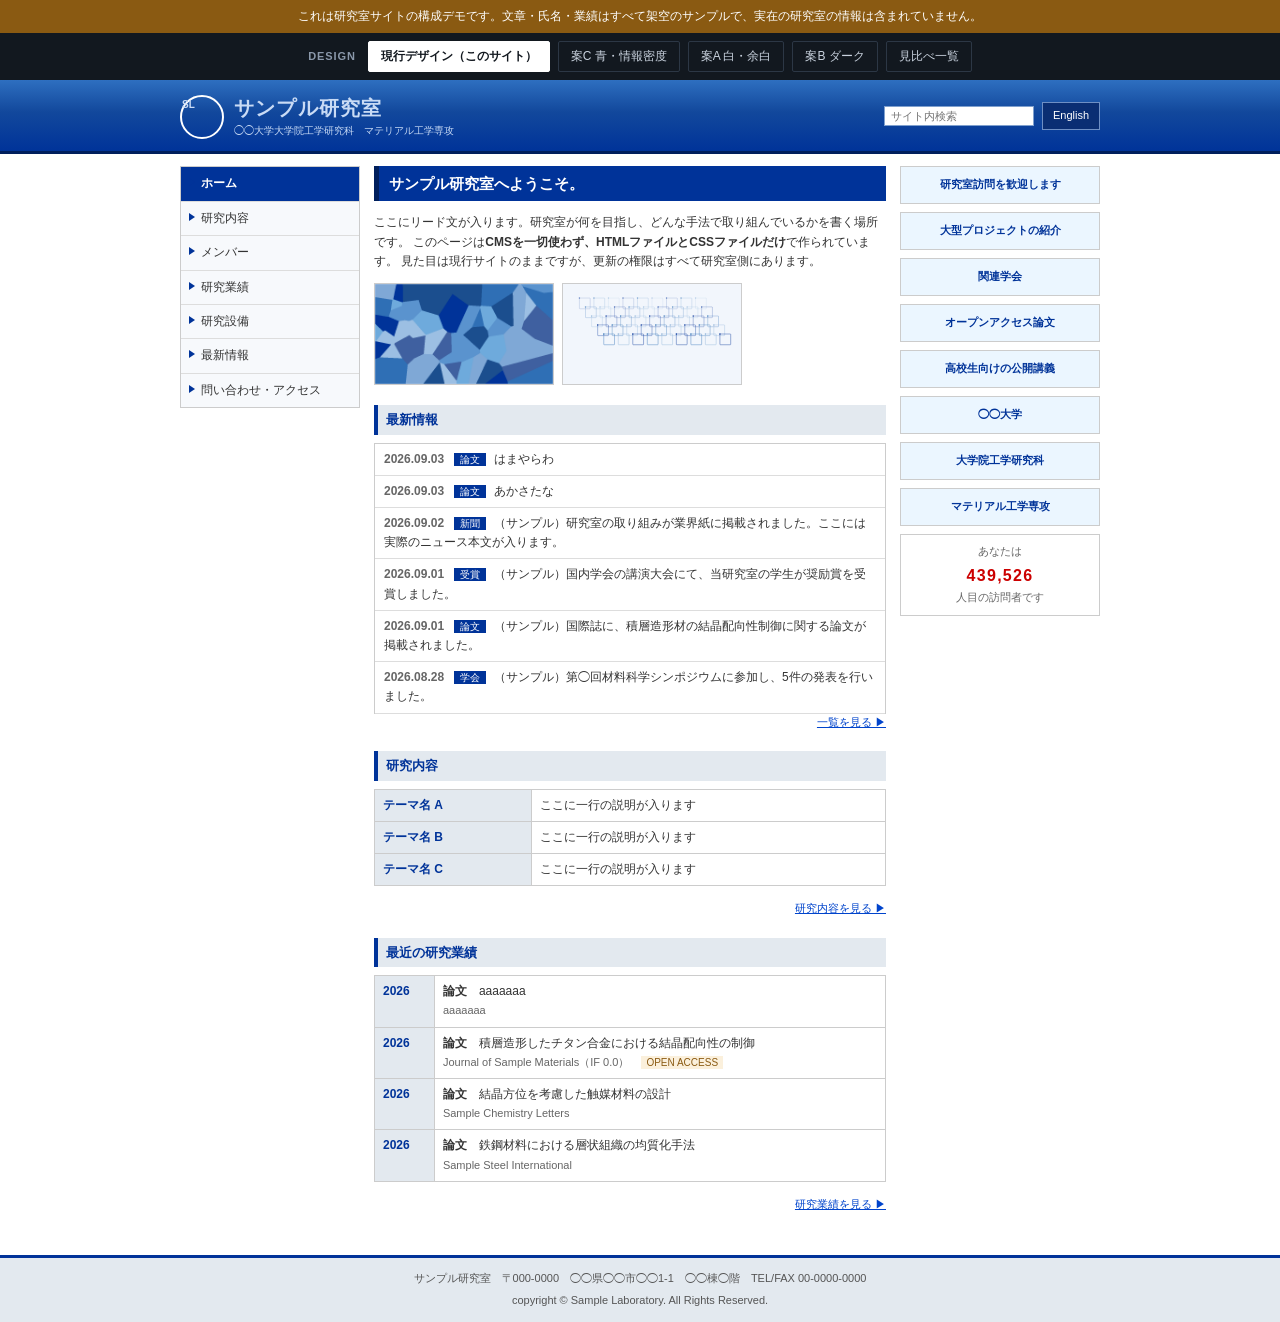
<file: docs/index.html>
<!doctype html>
<html lang="ja">
<head>
<meta charset="utf-8">
<meta name="viewport" content="width=device-width,initial-scale=1">
<meta name="robots" content="noindex,nofollow">
<title>サンプル研究室｜◯◯大学大学院工学研究科　マテリアル工学専攻</title>
<meta name="description" content="研究室サイトの構成デモ。文章・氏名・業績はすべて架空のサンプルです。">
<meta property="og:title" content="サンプル研究室｜◯◯大学大学院工学研究科　マテリアル工学専攻">
<meta property="og:description" content="研究室サイトの構成デモ。文章・氏名・業績はすべて架空のサンプルです。">
<meta property="og:type" content="website">
<link rel="stylesheet" href="assets/genkou.css">
</head>
<body>
<div class="demo">これは研究室サイトの構成デモです。文章・氏名・業績はすべて架空のサンプルで、実在の研究室の情報は含まれていません。</div>
<div class="swbar"><b>DESIGN</b><a href="" aria-current="true">現行デザイン（このサイト）</a><a href="styles/c/">案C 青・情報密度</a><a href="styles/a/">案A 白・余白</a><a href="styles/b/">案B ダーク</a><a href="styles/">見比べ一覧</a></div>
<a class="skip" href="#main">本文へ</a>
<!-- [header] ロゴと検索 -->
<div class="gh"><div class="gh__in">
  <a class="gh__logo" href=""><span class="gh__mark">SL</span>
    <span><b>サンプル研究室</b><span>◯◯大学大学院工学研究科　マテリアル工学専攻</span></span></a>
  <div class="gh__util">
    <input class="gh__search" type="search" placeholder="サイト内検索" aria-label="サイト内検索">
    <a class="gh__btn" href="#">English</a>
  </div>
</div></div>
<div class="gwrap"><!-- [nav] 左メニュー -->
<nav class="gnav" aria-label="メインメニュー"><a href="" aria-current="page">ホーム</a><a href="research/">研究内容</a><a href="members/">メンバー</a><a href="publications/">研究業績</a><a href="facilities/">研究設備</a><a href="news/">最新情報</a><a href="access/">問い合わせ・アクセス</a></nav><main class="gmain" id="main">
<h1>サンプル研究室へようこそ。</h1>

<!-- [lead] 冒頭のあいさつ文 -->
<p>ここにリード文が入ります。研究室が何を目指し、どんな手法で取り組んでいるかを書く場所です。
このページは<b>CMSを一切使わず、HTMLファイルとCSSファイルだけ</b>で作られています。
見た目は現行サイトのままですが、更新の権限はすべて研究室側にあります。</p>

<div class="gfigs">
  <img src="assets/img/fig-grain.png" alt="" width="760" height="428">
  <img src="assets/img/fig-lattice.svg" alt="" width="760" height="428">
</div>

<!-- [news] 最新情報 -->
<h2>最新情報</h2>
<div class="gnews"><a href="news/"><time>2026.09.03</time><em>論文</em>はまやらわ</a><a href="news/"><time>2026.09.03</time><em>論文</em>あかさたな</a><a href="news/"><time>2026.09.02</time><em>新聞</em>（サンプル）研究室の取り組みが業界紙に掲載されました。ここには実際のニュース本文が入ります。</a><a href="news/"><time>2026.09.01</time><em>受賞</em>（サンプル）国内学会の講演大会にて、当研究室の学生が奨励賞を受賞しました。</a><a href="news/"><time>2026.09.01</time><em>論文</em>（サンプル）国際誌に、積層造形材の結晶配向性制御に関する論文が掲載されました。</a><a href="news/"><time>2026.08.28</time><em>学会</em>（サンプル）第◯回材料科学シンポジウムに参加し、5件の発表を行いました。</a></div>
<p class="gmore"><a href="news/">一覧を見る ▶</a></p>

<!-- [research] 研究内容 -->
<h2>研究内容</h2>
<table class="gtbl">
  <tr><th>テーマ名 A</th><td>ここに一行の説明が入ります</td></tr>
  <tr><th>テーマ名 B</th><td>ここに一行の説明が入ります</td></tr>
  <tr><th>テーマ名 C</th><td>ここに一行の説明が入ります</td></tr>
</table>
<p class="gmore"><a href="research/">研究内容を見る ▶</a></p>

<!-- [publications] 研究業績 -->
<h2>最近の研究業績</h2>
<table class="gtbl"><tr><th>2026</th><td><b>論文</b>　aaaaaaa<br><span class="src">aaaaaaa</span></td></tr><tr><th>2026</th><td><b>論文</b>　積層造形したチタン合金における結晶配向性の制御<br><span class="src">Journal of Sample Materials（IF 0.0）</span>　<span class="oa">OPEN ACCESS</span></td></tr><tr><th>2026</th><td><b>論文</b>　結晶方位を考慮した触媒材料の設計<br><span class="src">Sample Chemistry Letters</span></td></tr><tr><th>2026</th><td><b>論文</b>　鉄鋼材料における層状組織の均質化手法<br><span class="src">Sample Steel International</span></td></tr></table>
<p class="gmore"><a href="publications/">研究業績を見る ▶</a></p>
</main><!-- [sidebar] 右のバナー欄 -->
<div class="gside"><a class="gban" href="#">研究室訪問を歓迎します</a><a class="gban" href="#">大型プロジェクトの紹介</a><a class="gban" href="#">関連学会</a><a class="gban" href="#">オープンアクセス論文</a><a class="gban" href="#">高校生向けの公開講義</a><a class="gban" href="#">◯◯大学</a><a class="gban" href="#">大学院工学研究科</a><a class="gban" href="#">マテリアル工学専攻</a><div class="gcount">あなたは<b>439,526</b>人目の訪問者です</div></div></div><!-- [footer] フッタ -->
<footer class="gf"><div class="gf__in">
  <p>サンプル研究室　〒000-0000　◯◯県◯◯市◯◯1-1　◯◯棟◯階　TEL/FAX 00-0000-0000</p>
  <p>copyright © Sample Laboratory. All Rights Reserved.</p>
</div></footer>
</body>
</html>
</file>
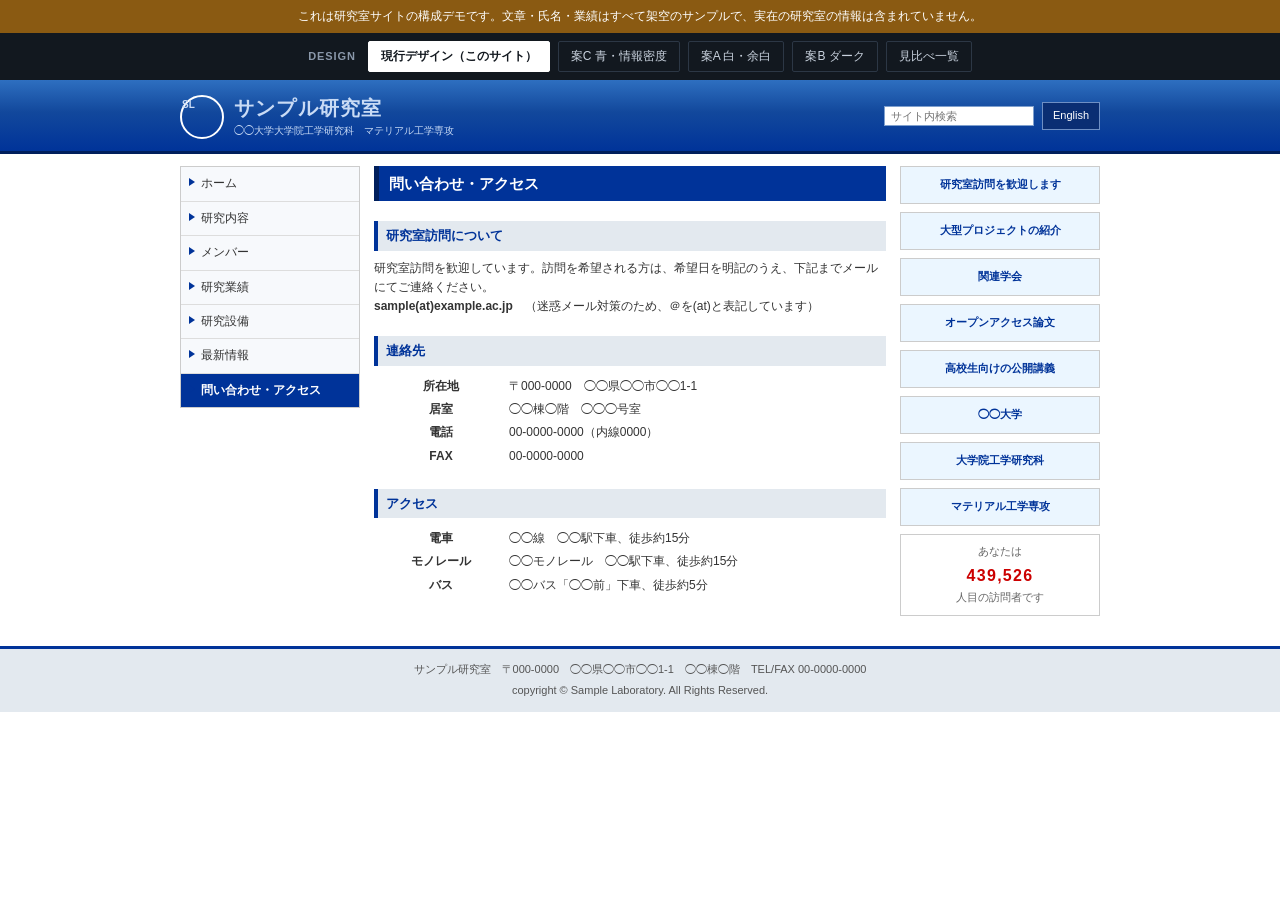
<file: docs/access/index.html>
<!doctype html>
<html lang="ja">
<head>
<meta charset="utf-8">
<meta name="viewport" content="width=device-width,initial-scale=1">
<meta name="robots" content="noindex,nofollow">
<title>問い合わせ・アクセス｜サンプル研究室</title>
<meta name="description" content="所在地・連絡先・アクセス方法。内容はすべて架空のサンプルです。">
<meta property="og:title" content="問い合わせ・アクセス｜サンプル研究室">
<meta property="og:description" content="所在地・連絡先・アクセス方法。内容はすべて架空のサンプルです。">
<meta property="og:type" content="website">
<link rel="stylesheet" href="../assets/genkou.css">
</head>
<body>
<div class="demo">これは研究室サイトの構成デモです。文章・氏名・業績はすべて架空のサンプルで、実在の研究室の情報は含まれていません。</div>
<div class="swbar"><b>DESIGN</b><a href="../" aria-current="true">現行デザイン（このサイト）</a><a href="../styles/c/">案C 青・情報密度</a><a href="../styles/a/">案A 白・余白</a><a href="../styles/b/">案B ダーク</a><a href="../styles/">見比べ一覧</a></div>
<a class="skip" href="#main">本文へ</a>
<!-- [header] ロゴと検索 -->
<div class="gh"><div class="gh__in">
  <a class="gh__logo" href="../"><span class="gh__mark">SL</span>
    <span><b>サンプル研究室</b><span>◯◯大学大学院工学研究科　マテリアル工学専攻</span></span></a>
  <div class="gh__util">
    <input class="gh__search" type="search" placeholder="サイト内検索" aria-label="サイト内検索">
    <a class="gh__btn" href="#">English</a>
  </div>
</div></div>
<div class="gwrap"><!-- [nav] 左メニュー -->
<nav class="gnav" aria-label="メインメニュー"><a href="../">ホーム</a><a href="../research/">研究内容</a><a href="../members/">メンバー</a><a href="../publications/">研究業績</a><a href="../facilities/">研究設備</a><a href="../news/">最新情報</a><a href="../access/" aria-current="page">問い合わせ・アクセス</a></nav><main class="gmain" id="main"><h1>問い合わせ・アクセス</h1><section>
  <h2 class="h2"><b>研究室訪問について</b></h2>
  <p class="lead">研究室訪問を歓迎しています。訪問を希望される方は、希望日を明記のうえ、下記までメールにてご連絡ください。<br>
  <b>sample(at)example.ac.jp</b>　（迷惑メール対策のため、＠を(at)と表記しています）</p>
</section>

<section>
  <h2 class="h2"><b>連絡先</b></h2>
  <div class="scroll"><table class="tbl">
    <tbody>
      <tr><th style="width:130px">所在地</th><td>〒000-0000　◯◯県◯◯市◯◯1-1</td></tr>
      <tr><th>居室</th><td>◯◯棟◯階　◯◯◯号室</td></tr>
      <tr><th>電話</th><td>00-0000-0000（内線0000）</td></tr>
      <tr><th>FAX</th><td>00-0000-0000</td></tr>
    </tbody>
  </table></div>
</section>

<section>
  <h2 class="h2"><b>アクセス</b></h2>
  <div class="scroll"><table class="tbl">
    <tbody>
      <tr><th style="width:130px">電車</th><td>◯◯線　◯◯駅下車、徒歩約15分</td></tr>
      <tr><th>モノレール</th><td>◯◯モノレール　◯◯駅下車、徒歩約15分</td></tr>
      <tr><th>バス</th><td>◯◯バス「◯◯前」下車、徒歩約5分</td></tr>
    </tbody>
  </table></div>
</section>
</main><!-- [sidebar] 右のバナー欄 -->
<div class="gside"><a class="gban" href="#">研究室訪問を歓迎します</a><a class="gban" href="#">大型プロジェクトの紹介</a><a class="gban" href="#">関連学会</a><a class="gban" href="#">オープンアクセス論文</a><a class="gban" href="#">高校生向けの公開講義</a><a class="gban" href="#">◯◯大学</a><a class="gban" href="#">大学院工学研究科</a><a class="gban" href="#">マテリアル工学専攻</a><div class="gcount">あなたは<b>439,526</b>人目の訪問者です</div></div></div><!-- [footer] フッタ -->
<footer class="gf"><div class="gf__in">
  <p>サンプル研究室　〒000-0000　◯◯県◯◯市◯◯1-1　◯◯棟◯階　TEL/FAX 00-0000-0000</p>
  <p>copyright © Sample Laboratory. All Rights Reserved.</p>
</div></footer>
</body>
</html>
</file>
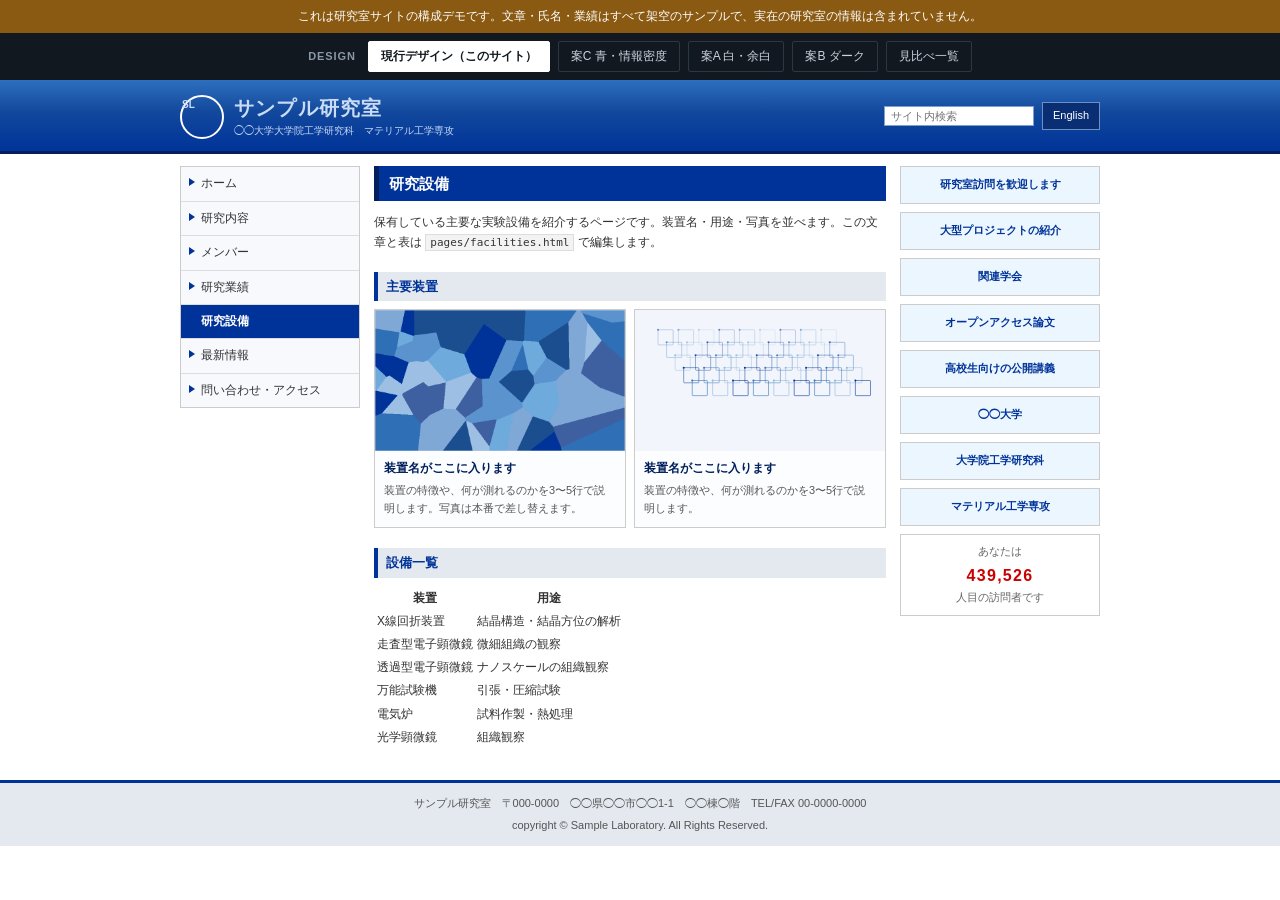
<file: docs/facilities/index.html>
<!doctype html>
<html lang="ja">
<head>
<meta charset="utf-8">
<meta name="viewport" content="width=device-width,initial-scale=1">
<meta name="robots" content="noindex,nofollow">
<title>研究設備｜サンプル研究室</title>
<meta name="description" content="保有する主要な実験設備の紹介。内容はすべて架空のサンプルです。">
<meta property="og:title" content="研究設備｜サンプル研究室">
<meta property="og:description" content="保有する主要な実験設備の紹介。内容はすべて架空のサンプルです。">
<meta property="og:type" content="website">
<link rel="stylesheet" href="../assets/genkou.css">
</head>
<body>
<div class="demo">これは研究室サイトの構成デモです。文章・氏名・業績はすべて架空のサンプルで、実在の研究室の情報は含まれていません。</div>
<div class="swbar"><b>DESIGN</b><a href="../" aria-current="true">現行デザイン（このサイト）</a><a href="../styles/c/">案C 青・情報密度</a><a href="../styles/a/">案A 白・余白</a><a href="../styles/b/">案B ダーク</a><a href="../styles/">見比べ一覧</a></div>
<a class="skip" href="#main">本文へ</a>
<!-- [header] ロゴと検索 -->
<div class="gh"><div class="gh__in">
  <a class="gh__logo" href="../"><span class="gh__mark">SL</span>
    <span><b>サンプル研究室</b><span>◯◯大学大学院工学研究科　マテリアル工学専攻</span></span></a>
  <div class="gh__util">
    <input class="gh__search" type="search" placeholder="サイト内検索" aria-label="サイト内検索">
    <a class="gh__btn" href="#">English</a>
  </div>
</div></div>
<div class="gwrap"><!-- [nav] 左メニュー -->
<nav class="gnav" aria-label="メインメニュー"><a href="../">ホーム</a><a href="../research/">研究内容</a><a href="../members/">メンバー</a><a href="../publications/">研究業績</a><a href="../facilities/" aria-current="page">研究設備</a><a href="../news/">最新情報</a><a href="../access/">問い合わせ・アクセス</a></nav><main class="gmain" id="main"><h1>研究設備</h1><section>
  <p class="lead">保有している主要な実験設備を紹介するページです。装置名・用途・写真を並べます。この文章と表は <code>pages/facilities.html</code> で編集します。</p>

  <h2 class="h2"><b>主要装置</b></h2>
  <div class="cards">
    <div class="card"><div class="card__fig"><img src="../assets/img/fig-grain.png" alt="" width="760" height="428"></div>
      <div class="card__body"><h3>装置名がここに入ります</h3>
      <p>装置の特徴や、何が測れるのかを3〜5行で説明します。写真は本番で差し替えます。</p></div></div>
    <div class="card"><div class="card__fig"><img src="../assets/img/fig-lattice.svg" alt="" width="760" height="428"></div>
      <div class="card__body"><h3>装置名がここに入ります</h3>
      <p>装置の特徴や、何が測れるのかを3〜5行で説明します。</p></div></div>
  </div>
</section>

<section>
  <h2 class="h2"><b>設備一覧</b></h2>
  <div class="scroll"><table class="tbl">
    <thead><tr><th>装置</th><th>用途</th></tr></thead>
    <tbody>
      <tr><td>X線回折装置</td><td>結晶構造・結晶方位の解析</td></tr>
      <tr><td>走査型電子顕微鏡</td><td>微細組織の観察</td></tr>
      <tr><td>透過型電子顕微鏡</td><td>ナノスケールの組織観察</td></tr>
      <tr><td>万能試験機</td><td>引張・圧縮試験</td></tr>
      <tr><td>電気炉</td><td>試料作製・熱処理</td></tr>
      <tr><td>光学顕微鏡</td><td>組織観察</td></tr>
    </tbody>
  </table></div>
</section>
</main><!-- [sidebar] 右のバナー欄 -->
<div class="gside"><a class="gban" href="#">研究室訪問を歓迎します</a><a class="gban" href="#">大型プロジェクトの紹介</a><a class="gban" href="#">関連学会</a><a class="gban" href="#">オープンアクセス論文</a><a class="gban" href="#">高校生向けの公開講義</a><a class="gban" href="#">◯◯大学</a><a class="gban" href="#">大学院工学研究科</a><a class="gban" href="#">マテリアル工学専攻</a><div class="gcount">あなたは<b>439,526</b>人目の訪問者です</div></div></div><!-- [footer] フッタ -->
<footer class="gf"><div class="gf__in">
  <p>サンプル研究室　〒000-0000　◯◯県◯◯市◯◯1-1　◯◯棟◯階　TEL/FAX 00-0000-0000</p>
  <p>copyright © Sample Laboratory. All Rights Reserved.</p>
</div></footer>
</body>
</html>
</file>
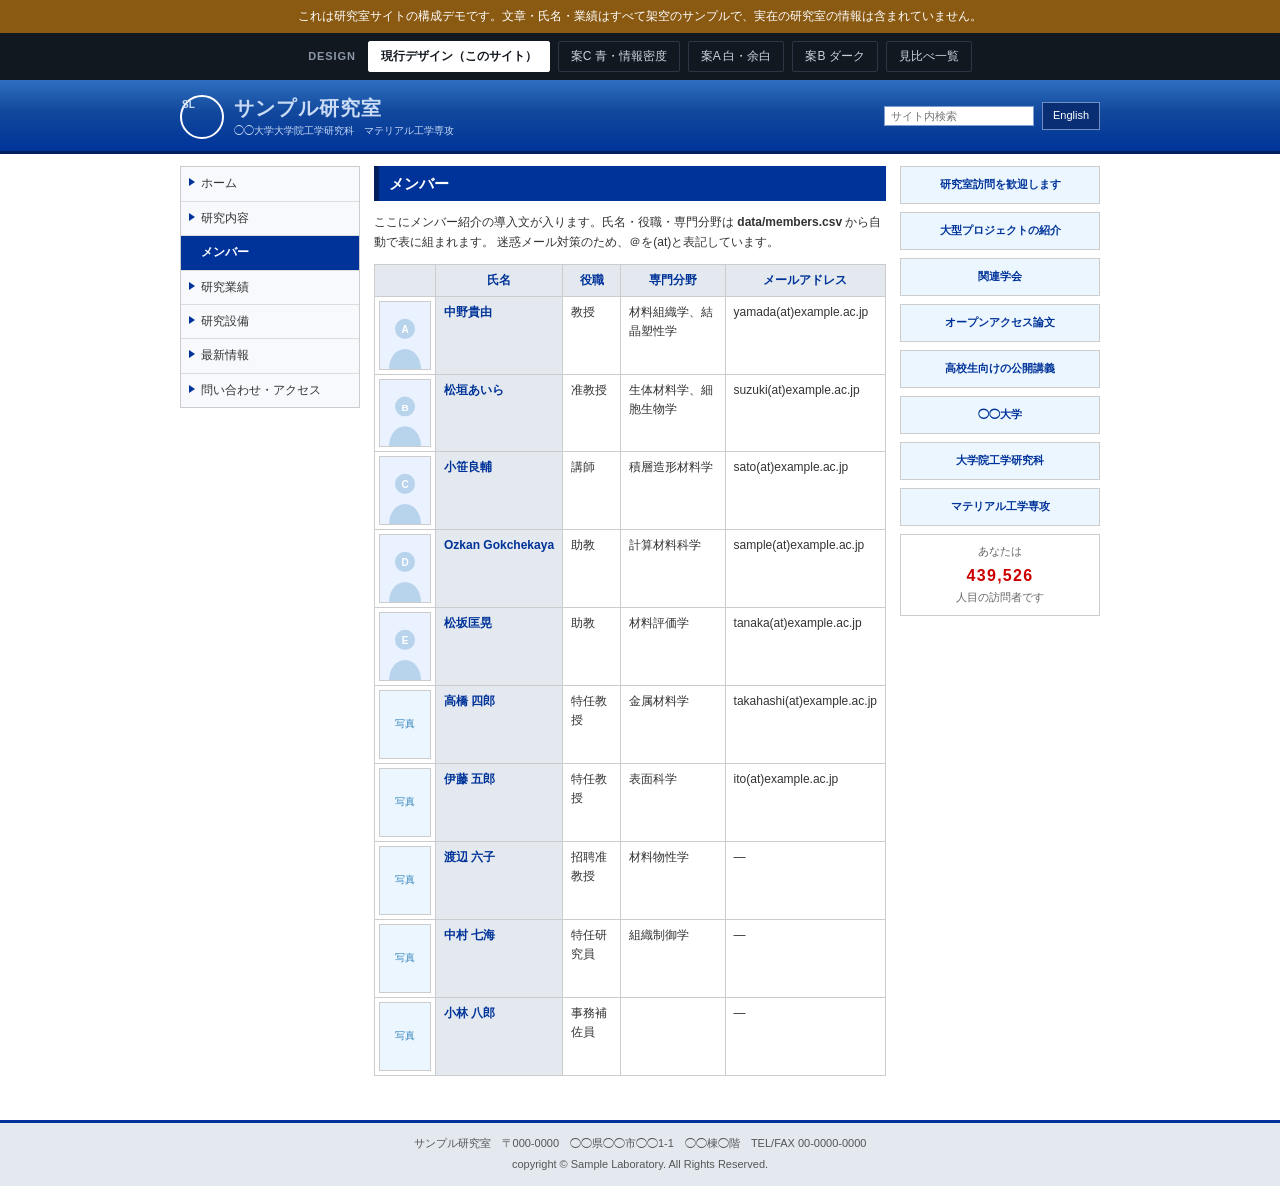
<file: docs/members/index.html>
<!doctype html>
<html lang="ja">
<head>
<meta charset="utf-8">
<meta name="viewport" content="width=device-width,initial-scale=1">
<meta name="robots" content="noindex,nofollow">
<title>メンバー｜サンプル研究室</title>
<meta name="description" content="教員・研究員・スタッフの一覧。氏名はすべて架空のサンプルです。">
<meta property="og:title" content="メンバー｜サンプル研究室">
<meta property="og:description" content="教員・研究員・スタッフの一覧。氏名はすべて架空のサンプルです。">
<meta property="og:type" content="website">
<link rel="stylesheet" href="../assets/genkou.css">
</head>
<body>
<div class="demo">これは研究室サイトの構成デモです。文章・氏名・業績はすべて架空のサンプルで、実在の研究室の情報は含まれていません。</div>
<div class="swbar"><b>DESIGN</b><a href="../" aria-current="true">現行デザイン（このサイト）</a><a href="../styles/c/">案C 青・情報密度</a><a href="../styles/a/">案A 白・余白</a><a href="../styles/b/">案B ダーク</a><a href="../styles/">見比べ一覧</a></div>
<a class="skip" href="#main">本文へ</a>
<!-- [header] ロゴと検索 -->
<div class="gh"><div class="gh__in">
  <a class="gh__logo" href="../"><span class="gh__mark">SL</span>
    <span><b>サンプル研究室</b><span>◯◯大学大学院工学研究科　マテリアル工学専攻</span></span></a>
  <div class="gh__util">
    <input class="gh__search" type="search" placeholder="サイト内検索" aria-label="サイト内検索">
    <a class="gh__btn" href="#">English</a>
  </div>
</div></div>
<div class="gwrap"><!-- [nav] 左メニュー -->
<nav class="gnav" aria-label="メインメニュー"><a href="../">ホーム</a><a href="../research/">研究内容</a><a href="../members/" aria-current="page">メンバー</a><a href="../publications/">研究業績</a><a href="../facilities/">研究設備</a><a href="../news/">最新情報</a><a href="../access/">問い合わせ・アクセス</a></nav><main class="gmain" id="main">
<h1>メンバー</h1>
<p>ここにメンバー紹介の導入文が入ります。氏名・役職・専門分野は
<b>data/members.csv</b> から自動で表に組まれます。
迷惑メール対策のため、＠を(at)と表記しています。</p>
<div class="scroll"><table class="gtbl gtbl--mem">
  <thead><tr><th></th><th>氏名</th><th>役職</th><th>専門分野</th><th>メールアドレス</th></tr></thead>
  <tbody><tr><td class="mphoto"><img src="../assets/img/person-1.svg" alt="" width="260" height="347"></td><th>中野貴由</th><td>教授</td><td>材料組織学、結晶塑性学</td><td>yamada(at)example.ac.jp</td></tr><tr><td class="mphoto"><img src="../assets/img/person-2.svg" alt="" width="260" height="347"></td><th>松垣あいら</th><td>准教授</td><td>生体材料学、細胞生物学</td><td>suzuki(at)example.ac.jp</td></tr><tr><td class="mphoto"><img src="../assets/img/person-3.svg" alt="" width="260" height="347"></td><th>小笹良輔</th><td>講師</td><td>積層造形材料学</td><td>sato(at)example.ac.jp</td></tr><tr><td class="mphoto"><img src="../assets/img/person-4.svg" alt="" width="260" height="347"></td><th>Ozkan Gokchekaya</th><td>助教</td><td>計算材料科学</td><td>sample(at)example.ac.jp</td></tr><tr><td class="mphoto"><img src="../assets/img/person-5.svg" alt="" width="260" height="347"></td><th>松坂匡晃</th><td>助教</td><td>材料評価学</td><td>tanaka(at)example.ac.jp</td></tr><tr><td class="mphoto"><span class="noimg">写真</span></td><th>高橋 四郎</th><td>特任教授</td><td>金属材料学</td><td>takahashi(at)example.ac.jp</td></tr><tr><td class="mphoto"><span class="noimg">写真</span></td><th>伊藤 五郎</th><td>特任教授</td><td>表面科学</td><td>ito(at)example.ac.jp</td></tr><tr><td class="mphoto"><span class="noimg">写真</span></td><th>渡辺 六子</th><td>招聘准教授</td><td>材料物性学</td><td>—</td></tr><tr><td class="mphoto"><span class="noimg">写真</span></td><th>中村 七海</th><td>特任研究員</td><td>組織制御学</td><td>—</td></tr><tr><td class="mphoto"><span class="noimg">写真</span></td><th>小林 八郎</th><td>事務補佐員</td><td></td><td>—</td></tr></tbody>
</table></div>
</main><!-- [sidebar] 右のバナー欄 -->
<div class="gside"><a class="gban" href="#">研究室訪問を歓迎します</a><a class="gban" href="#">大型プロジェクトの紹介</a><a class="gban" href="#">関連学会</a><a class="gban" href="#">オープンアクセス論文</a><a class="gban" href="#">高校生向けの公開講義</a><a class="gban" href="#">◯◯大学</a><a class="gban" href="#">大学院工学研究科</a><a class="gban" href="#">マテリアル工学専攻</a><div class="gcount">あなたは<b>439,526</b>人目の訪問者です</div></div></div><!-- [footer] フッタ -->
<footer class="gf"><div class="gf__in">
  <p>サンプル研究室　〒000-0000　◯◯県◯◯市◯◯1-1　◯◯棟◯階　TEL/FAX 00-0000-0000</p>
  <p>copyright © Sample Laboratory. All Rights Reserved.</p>
</div></footer>
</body>
</html>
</file>
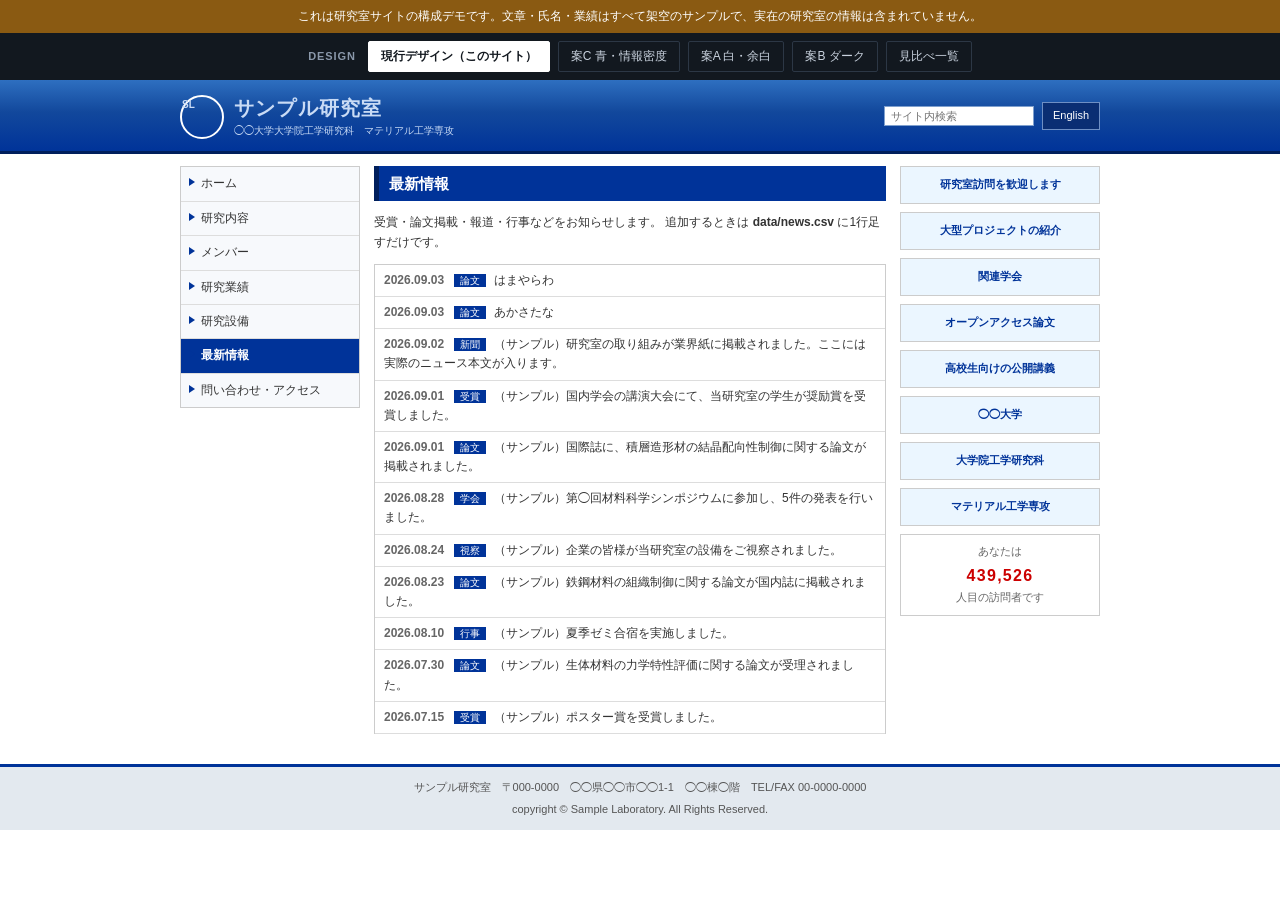
<file: docs/news/index.html>
<!doctype html>
<html lang="ja">
<head>
<meta charset="utf-8">
<meta name="viewport" content="width=device-width,initial-scale=1">
<meta name="robots" content="noindex,nofollow">
<title>最新情報｜サンプル研究室</title>
<meta name="description" content="お知らせの一覧。内容はすべて架空のサンプルです。">
<meta property="og:title" content="最新情報｜サンプル研究室">
<meta property="og:description" content="お知らせの一覧。内容はすべて架空のサンプルです。">
<meta property="og:type" content="website">
<link rel="stylesheet" href="../assets/genkou.css">
</head>
<body>
<div class="demo">これは研究室サイトの構成デモです。文章・氏名・業績はすべて架空のサンプルで、実在の研究室の情報は含まれていません。</div>
<div class="swbar"><b>DESIGN</b><a href="../" aria-current="true">現行デザイン（このサイト）</a><a href="../styles/c/">案C 青・情報密度</a><a href="../styles/a/">案A 白・余白</a><a href="../styles/b/">案B ダーク</a><a href="../styles/">見比べ一覧</a></div>
<a class="skip" href="#main">本文へ</a>
<!-- [header] ロゴと検索 -->
<div class="gh"><div class="gh__in">
  <a class="gh__logo" href="../"><span class="gh__mark">SL</span>
    <span><b>サンプル研究室</b><span>◯◯大学大学院工学研究科　マテリアル工学専攻</span></span></a>
  <div class="gh__util">
    <input class="gh__search" type="search" placeholder="サイト内検索" aria-label="サイト内検索">
    <a class="gh__btn" href="#">English</a>
  </div>
</div></div>
<div class="gwrap"><!-- [nav] 左メニュー -->
<nav class="gnav" aria-label="メインメニュー"><a href="../">ホーム</a><a href="../research/">研究内容</a><a href="../members/">メンバー</a><a href="../publications/">研究業績</a><a href="../facilities/">研究設備</a><a href="../news/" aria-current="page">最新情報</a><a href="../access/">問い合わせ・アクセス</a></nav><main class="gmain" id="main">
<h1>最新情報</h1>
<p>受賞・論文掲載・報道・行事などをお知らせします。
追加するときは <b>data/news.csv</b> に1行足すだけです。</p>
<div class="gnews"><a href="../news/"><time>2026.09.03</time><em>論文</em>はまやらわ</a><a href="../news/"><time>2026.09.03</time><em>論文</em>あかさたな</a><a href="../news/"><time>2026.09.02</time><em>新聞</em>（サンプル）研究室の取り組みが業界紙に掲載されました。ここには実際のニュース本文が入ります。</a><a href="../news/"><time>2026.09.01</time><em>受賞</em>（サンプル）国内学会の講演大会にて、当研究室の学生が奨励賞を受賞しました。</a><a href="../news/"><time>2026.09.01</time><em>論文</em>（サンプル）国際誌に、積層造形材の結晶配向性制御に関する論文が掲載されました。</a><a href="../news/"><time>2026.08.28</time><em>学会</em>（サンプル）第◯回材料科学シンポジウムに参加し、5件の発表を行いました。</a><a href="../news/"><time>2026.08.24</time><em>視察</em>（サンプル）企業の皆様が当研究室の設備をご視察されました。</a><a href="../news/"><time>2026.08.23</time><em>論文</em>（サンプル）鉄鋼材料の組織制御に関する論文が国内誌に掲載されました。</a><a href="../news/"><time>2026.08.10</time><em>行事</em>（サンプル）夏季ゼミ合宿を実施しました。</a><a href="../news/"><time>2026.07.30</time><em>論文</em>（サンプル）生体材料の力学特性評価に関する論文が受理されました。</a><a href="../news/"><time>2026.07.15</time><em>受賞</em>（サンプル）ポスター賞を受賞しました。</a></div>
</main><!-- [sidebar] 右のバナー欄 -->
<div class="gside"><a class="gban" href="#">研究室訪問を歓迎します</a><a class="gban" href="#">大型プロジェクトの紹介</a><a class="gban" href="#">関連学会</a><a class="gban" href="#">オープンアクセス論文</a><a class="gban" href="#">高校生向けの公開講義</a><a class="gban" href="#">◯◯大学</a><a class="gban" href="#">大学院工学研究科</a><a class="gban" href="#">マテリアル工学専攻</a><div class="gcount">あなたは<b>439,526</b>人目の訪問者です</div></div></div><!-- [footer] フッタ -->
<footer class="gf"><div class="gf__in">
  <p>サンプル研究室　〒000-0000　◯◯県◯◯市◯◯1-1　◯◯棟◯階　TEL/FAX 00-0000-0000</p>
  <p>copyright © Sample Laboratory. All Rights Reserved.</p>
</div></footer>
</body>
</html>
</file>
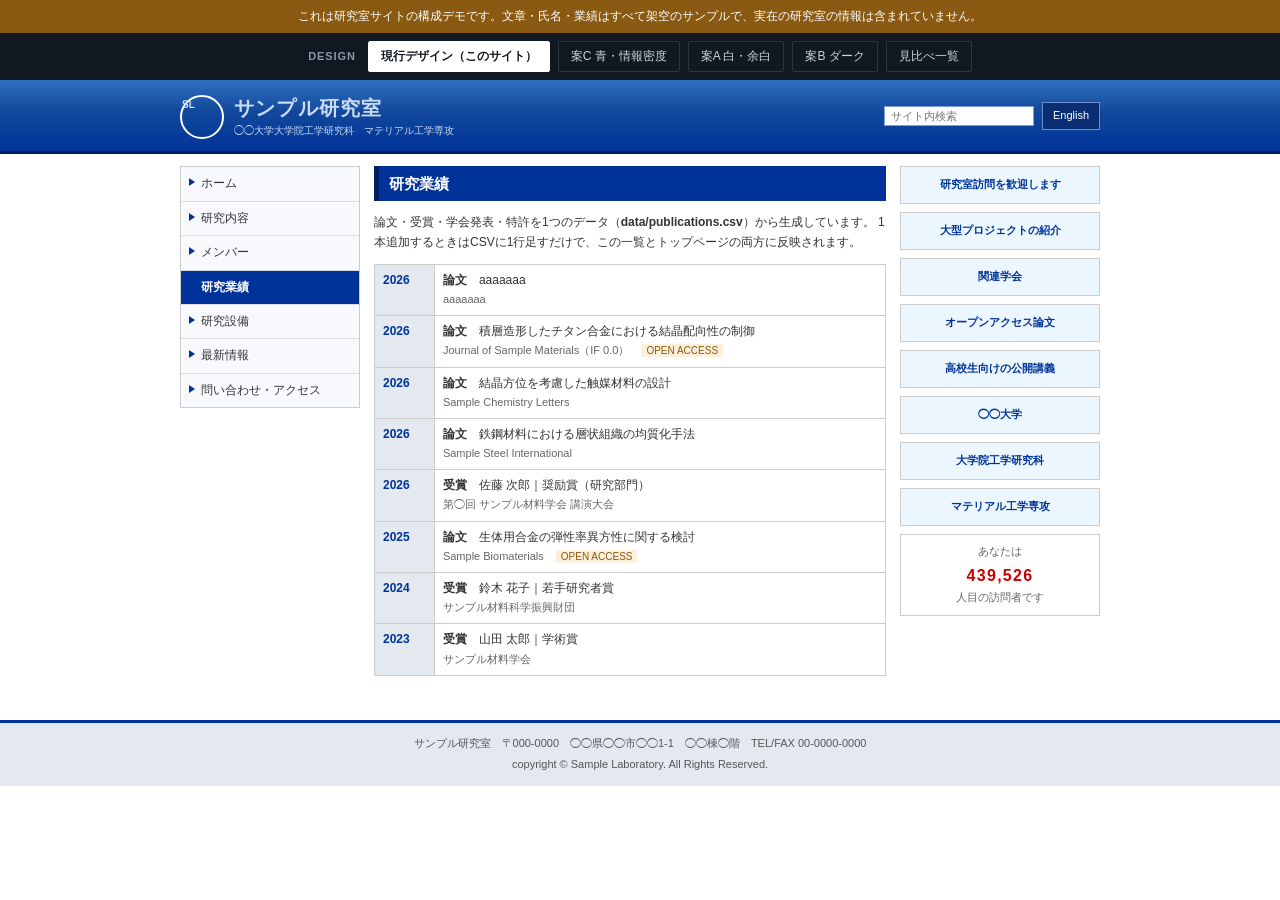
<file: docs/publications/index.html>
<!doctype html>
<html lang="ja">
<head>
<meta charset="utf-8">
<meta name="viewport" content="width=device-width,initial-scale=1">
<meta name="robots" content="noindex,nofollow">
<title>研究業績｜サンプル研究室</title>
<meta name="description" content="論文・受賞の一覧。内容はすべて架空のサンプルです。">
<meta property="og:title" content="研究業績｜サンプル研究室">
<meta property="og:description" content="論文・受賞の一覧。内容はすべて架空のサンプルです。">
<meta property="og:type" content="website">
<link rel="stylesheet" href="../assets/genkou.css">
</head>
<body>
<div class="demo">これは研究室サイトの構成デモです。文章・氏名・業績はすべて架空のサンプルで、実在の研究室の情報は含まれていません。</div>
<div class="swbar"><b>DESIGN</b><a href="../" aria-current="true">現行デザイン（このサイト）</a><a href="../styles/c/">案C 青・情報密度</a><a href="../styles/a/">案A 白・余白</a><a href="../styles/b/">案B ダーク</a><a href="../styles/">見比べ一覧</a></div>
<a class="skip" href="#main">本文へ</a>
<!-- [header] ロゴと検索 -->
<div class="gh"><div class="gh__in">
  <a class="gh__logo" href="../"><span class="gh__mark">SL</span>
    <span><b>サンプル研究室</b><span>◯◯大学大学院工学研究科　マテリアル工学専攻</span></span></a>
  <div class="gh__util">
    <input class="gh__search" type="search" placeholder="サイト内検索" aria-label="サイト内検索">
    <a class="gh__btn" href="#">English</a>
  </div>
</div></div>
<div class="gwrap"><!-- [nav] 左メニュー -->
<nav class="gnav" aria-label="メインメニュー"><a href="../">ホーム</a><a href="../research/">研究内容</a><a href="../members/">メンバー</a><a href="../publications/" aria-current="page">研究業績</a><a href="../facilities/">研究設備</a><a href="../news/">最新情報</a><a href="../access/">問い合わせ・アクセス</a></nav><main class="gmain" id="main">
<h1>研究業績</h1>
<p>論文・受賞・学会発表・特許を1つのデータ（<b>data/publications.csv</b>）から生成しています。
1本追加するときはCSVに1行足すだけで、この一覧とトップページの両方に反映されます。</p>
<table class="gtbl"><tr><th>2026</th><td><b>論文</b>　aaaaaaa<br><span class="src">aaaaaaa</span></td></tr><tr><th>2026</th><td><b>論文</b>　積層造形したチタン合金における結晶配向性の制御<br><span class="src">Journal of Sample Materials（IF 0.0）</span>　<span class="oa">OPEN ACCESS</span></td></tr><tr><th>2026</th><td><b>論文</b>　結晶方位を考慮した触媒材料の設計<br><span class="src">Sample Chemistry Letters</span></td></tr><tr><th>2026</th><td><b>論文</b>　鉄鋼材料における層状組織の均質化手法<br><span class="src">Sample Steel International</span></td></tr><tr><th>2026</th><td><b>受賞</b>　佐藤 次郎｜奨励賞（研究部門）<br><span class="src">第◯回 サンプル材料学会 講演大会</span></td></tr><tr><th>2025</th><td><b>論文</b>　生体用合金の弾性率異方性に関する検討<br><span class="src">Sample Biomaterials</span>　<span class="oa">OPEN ACCESS</span></td></tr><tr><th>2024</th><td><b>受賞</b>　鈴木 花子｜若手研究者賞<br><span class="src">サンプル材料科学振興財団</span></td></tr><tr><th>2023</th><td><b>受賞</b>　山田 太郎｜学術賞<br><span class="src">サンプル材料学会</span></td></tr></table>
</main><!-- [sidebar] 右のバナー欄 -->
<div class="gside"><a class="gban" href="#">研究室訪問を歓迎します</a><a class="gban" href="#">大型プロジェクトの紹介</a><a class="gban" href="#">関連学会</a><a class="gban" href="#">オープンアクセス論文</a><a class="gban" href="#">高校生向けの公開講義</a><a class="gban" href="#">◯◯大学</a><a class="gban" href="#">大学院工学研究科</a><a class="gban" href="#">マテリアル工学専攻</a><div class="gcount">あなたは<b>439,526</b>人目の訪問者です</div></div></div><!-- [footer] フッタ -->
<footer class="gf"><div class="gf__in">
  <p>サンプル研究室　〒000-0000　◯◯県◯◯市◯◯1-1　◯◯棟◯階　TEL/FAX 00-0000-0000</p>
  <p>copyright © Sample Laboratory. All Rights Reserved.</p>
</div></footer>
</body>
</html>
</file>
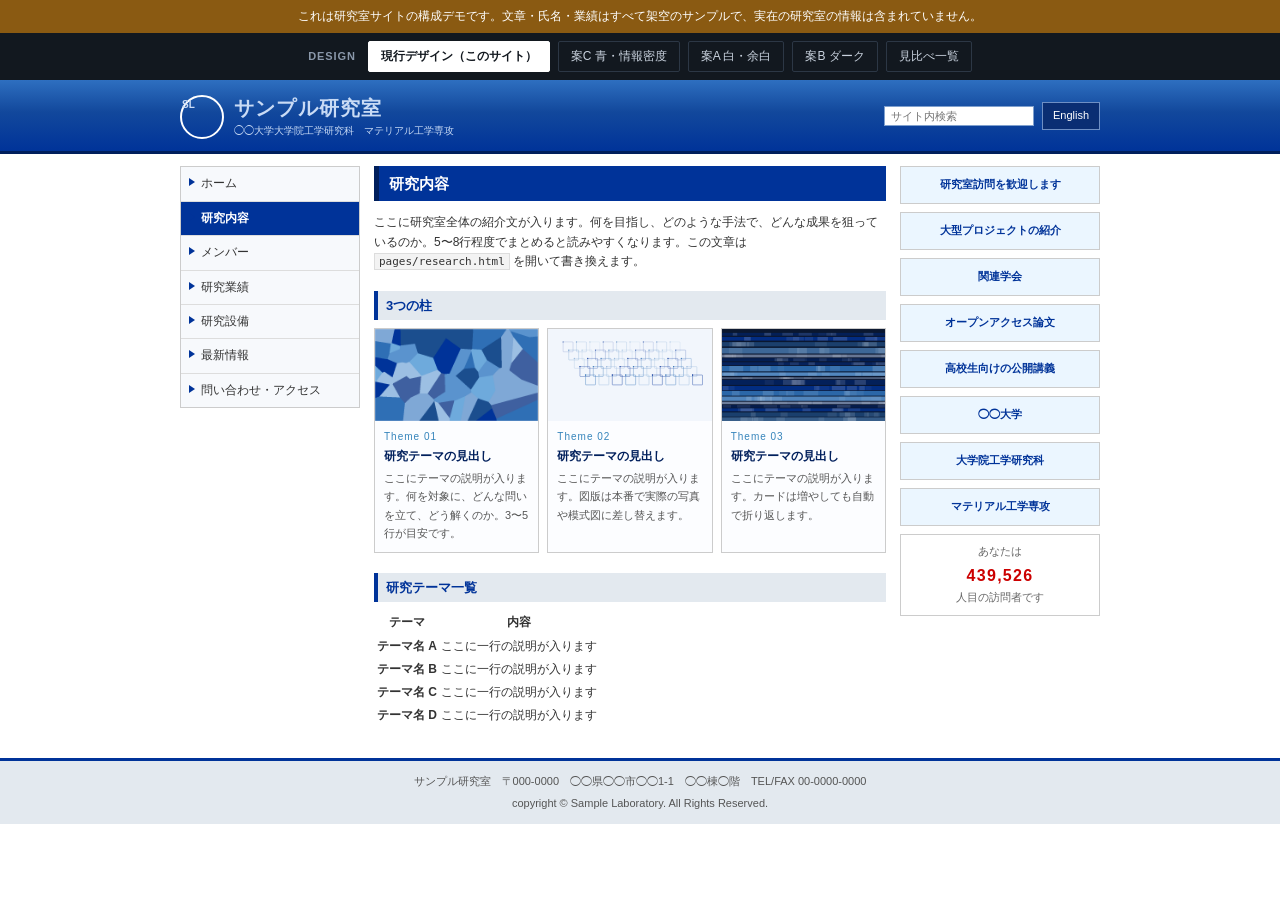
<file: docs/research/index.html>
<!doctype html>
<html lang="ja">
<head>
<meta charset="utf-8">
<meta name="viewport" content="width=device-width,initial-scale=1">
<meta name="robots" content="noindex,nofollow">
<title>研究内容｜サンプル研究室</title>
<meta name="description" content="研究テーマの紹介ページ。内容はすべて架空のサンプルです。">
<meta property="og:title" content="研究内容｜サンプル研究室">
<meta property="og:description" content="研究テーマの紹介ページ。内容はすべて架空のサンプルです。">
<meta property="og:type" content="website">
<link rel="stylesheet" href="../assets/genkou.css">
</head>
<body>
<div class="demo">これは研究室サイトの構成デモです。文章・氏名・業績はすべて架空のサンプルで、実在の研究室の情報は含まれていません。</div>
<div class="swbar"><b>DESIGN</b><a href="../" aria-current="true">現行デザイン（このサイト）</a><a href="../styles/c/">案C 青・情報密度</a><a href="../styles/a/">案A 白・余白</a><a href="../styles/b/">案B ダーク</a><a href="../styles/">見比べ一覧</a></div>
<a class="skip" href="#main">本文へ</a>
<!-- [header] ロゴと検索 -->
<div class="gh"><div class="gh__in">
  <a class="gh__logo" href="../"><span class="gh__mark">SL</span>
    <span><b>サンプル研究室</b><span>◯◯大学大学院工学研究科　マテリアル工学専攻</span></span></a>
  <div class="gh__util">
    <input class="gh__search" type="search" placeholder="サイト内検索" aria-label="サイト内検索">
    <a class="gh__btn" href="#">English</a>
  </div>
</div></div>
<div class="gwrap"><!-- [nav] 左メニュー -->
<nav class="gnav" aria-label="メインメニュー"><a href="../">ホーム</a><a href="../research/" aria-current="page">研究内容</a><a href="../members/">メンバー</a><a href="../publications/">研究業績</a><a href="../facilities/">研究設備</a><a href="../news/">最新情報</a><a href="../access/">問い合わせ・アクセス</a></nav><main class="gmain" id="main"><h1>研究内容</h1><section>
  <p class="lead">ここに研究室全体の紹介文が入ります。何を目指し、どのような手法で、どんな成果を狙っているのか。5〜8行程度でまとめると読みやすくなります。この文章は <code>pages/research.html</code> を開いて書き換えます。</p>

  <h2 class="h2"><b>3つの柱</b></h2>
  <div class="cards">
    <div class="card"><div class="card__fig"><img src="../assets/img/fig-grain.png" alt="" width="760" height="428"></div>
      <div class="card__body"><span class="mono">Theme 01</span><h3>研究テーマの見出し</h3>
      <p>ここにテーマの説明が入ります。何を対象に、どんな問いを立て、どう解くのか。3〜5行が目安です。</p></div></div>
    <div class="card"><div class="card__fig"><img src="../assets/img/fig-lattice.svg" alt="" width="760" height="428"></div>
      <div class="card__body"><span class="mono">Theme 02</span><h3>研究テーマの見出し</h3>
      <p>ここにテーマの説明が入ります。図版は本番で実際の写真や模式図に差し替えます。</p></div></div>
    <div class="card"><div class="card__fig"><img src="../assets/img/fig-layers.svg" alt="" width="760" height="428"></div>
      <div class="card__body"><span class="mono">Theme 03</span><h3>研究テーマの見出し</h3>
      <p>ここにテーマの説明が入ります。カードは増やしても自動で折り返します。</p></div></div>
  </div>
</section>

<section>
  <h2 class="h2"><b>研究テーマ一覧</b></h2>
  <div class="scroll"><table class="tbl">
    <thead><tr><th>テーマ</th><th>内容</th></tr></thead>
    <tbody>
      <tr><td><b>テーマ名 A</b></td><td>ここに一行の説明が入ります</td></tr>
      <tr><td><b>テーマ名 B</b></td><td>ここに一行の説明が入ります</td></tr>
      <tr><td><b>テーマ名 C</b></td><td>ここに一行の説明が入ります</td></tr>
      <tr><td><b>テーマ名 D</b></td><td>ここに一行の説明が入ります</td></tr>
    </tbody>
  </table></div>
</section>
</main><!-- [sidebar] 右のバナー欄 -->
<div class="gside"><a class="gban" href="#">研究室訪問を歓迎します</a><a class="gban" href="#">大型プロジェクトの紹介</a><a class="gban" href="#">関連学会</a><a class="gban" href="#">オープンアクセス論文</a><a class="gban" href="#">高校生向けの公開講義</a><a class="gban" href="#">◯◯大学</a><a class="gban" href="#">大学院工学研究科</a><a class="gban" href="#">マテリアル工学専攻</a><div class="gcount">あなたは<b>439,526</b>人目の訪問者です</div></div></div><!-- [footer] フッタ -->
<footer class="gf"><div class="gf__in">
  <p>サンプル研究室　〒000-0000　◯◯県◯◯市◯◯1-1　◯◯棟◯階　TEL/FAX 00-0000-0000</p>
  <p>copyright © Sample Laboratory. All Rights Reserved.</p>
</div></footer>
</body>
</html>
</file>
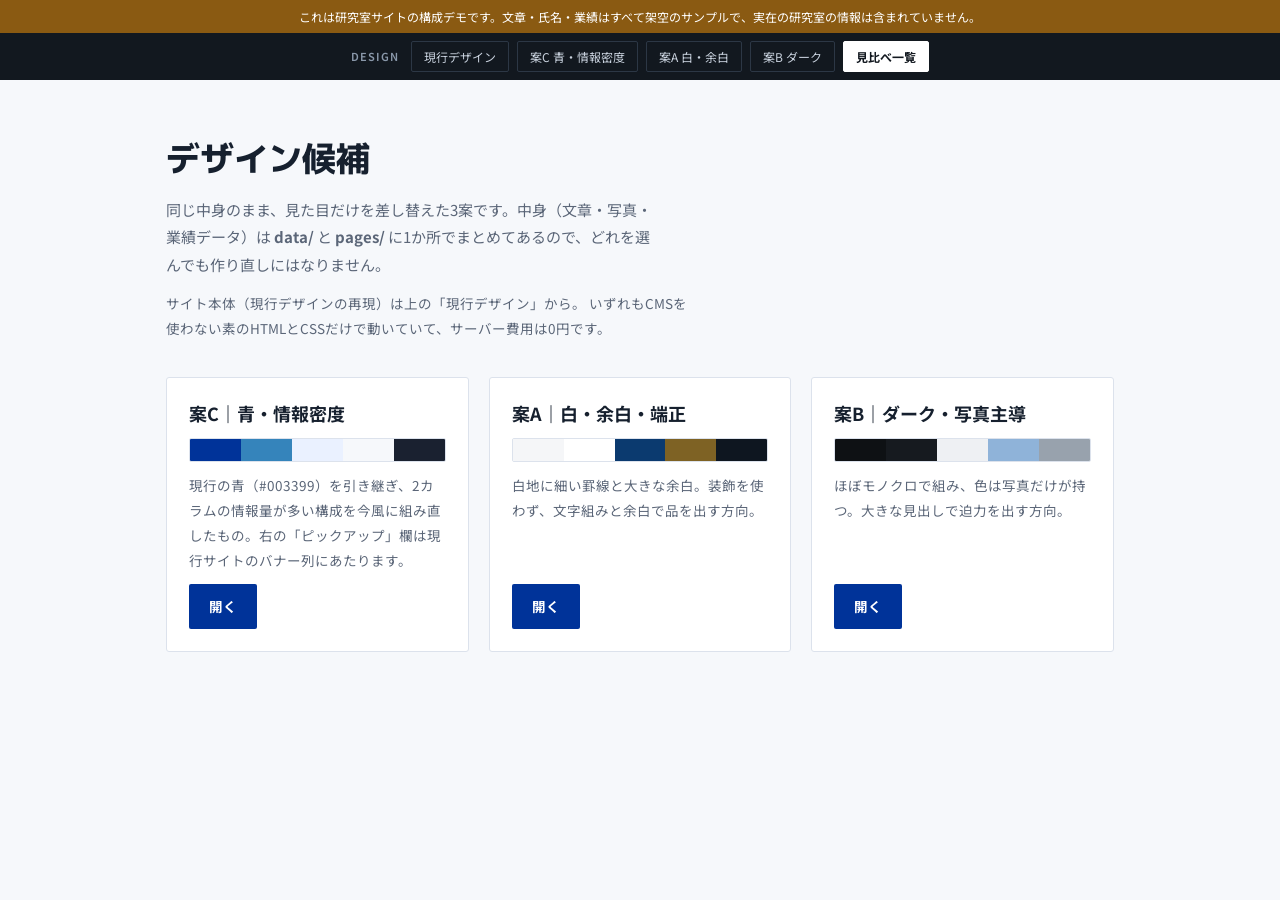
<file: docs/styles/index.html>
<!doctype html>
<html lang="ja">
<head><meta charset="utf-8"><meta name="viewport" content="width=device-width,initial-scale=1">
<meta name="robots" content="noindex,nofollow"><title>デザイン候補｜サンプル研究室</title>
<link rel="preconnect" href="https://fonts.googleapis.com"><link rel="preconnect" href="https://fonts.gstatic.com" crossorigin><link rel="stylesheet" href="https://fonts.googleapis.com/css2?family=Archivo:wght@600;700&family=IBM+Plex+Mono:wght@400;500&family=M+PLUS+2:wght@400;500;600;700&family=Murecho:wght@500;600;700&family=Noto+Sans+JP:wght@400;500;700&family=Zen+Kaku+Gothic+New:wght@500;700;900&display=swap"><style>
:root{--ink:#16202E;--mute:#5B6678;--line:#DCE2EC;--bg:#F6F8FB;--brand:#003399;--paper:#fff}
*{box-sizing:border-box}
body{margin:0;background:var(--bg);color:var(--ink);
  font-family:"Noto Sans JP",system-ui,sans-serif;font-size:16px;line-height:1.85}
img{display:block;max-width:100%}
.wrap{max-width:1000px;margin:0 auto;padding:52px 26px 80px}
h1{font-family:"Murecho","Noto Sans JP",sans-serif;font-size:clamp(24px,3.4vw,34px);
  font-weight:700;margin:0 0 14px;line-height:1.45}
.lead{color:var(--mute);font-size:15px;max-width:62ch;margin:0 0 12px}
.note{color:var(--mute);font-size:13.5px;max-width:66ch;margin:0 0 36px}
.grid{display:grid;gap:20px;grid-template-columns:repeat(auto-fit,minmax(240px,1fr))}
.item{background:var(--paper);border:1px solid var(--line);border-radius:3px;
  padding:22px;display:flex;flex-direction:column;gap:11px}
.item h2{font-size:18px;font-weight:700;margin:0;line-height:1.5}
.item p{font-size:13.5px;line-height:1.85;color:var(--mute);margin:0;flex:1}
.item a{align-self:flex-start;text-decoration:none;font-size:13.5px;font-weight:700;
  padding:10px 20px;border-radius:2px;background:var(--brand);color:#fff}
.item a:hover{background:#00246B}
.sw{display:flex;height:24px;border:1px solid var(--line);border-radius:2px;overflow:hidden}
.sw i{flex:1}

.demo{background:#8A5A12;color:#fff;font-size:12px;text-align:center;padding:7px 16px;line-height:1.6;
  font-family:"Noto Sans JP",system-ui,sans-serif}
.swbar{background:#12181F;color:#C9D2DE;font-size:12px;line-height:1.6;
  font-family:"Noto Sans JP",system-ui,sans-serif;
  padding:8px 16px;display:flex;gap:8px;align-items:center;justify-content:center;flex-wrap:wrap}
.swbar b{font-weight:600;color:#8A98AA;font-size:11px;letter-spacing:.08em;margin-right:4px}
.swbar a{color:#C9D2DE;text-decoration:none;border:1px solid #2C3745;border-radius:2px;
  padding:5px 12px;transition:background .15s,border-color .15s,color .15s}
.swbar a:hover{background:#1D2733;border-color:#4A5A6E;color:#fff}
.swbar a[aria-current="true"]{background:#fff;border-color:#fff;color:#12181F;font-weight:700}
</style></head>
<body>
<div class="demo">これは研究室サイトの構成デモです。文章・氏名・業績はすべて架空のサンプルで、実在の研究室の情報は含まれていません。</div>
<div class="swbar"><b>DESIGN</b><a href="../">現行デザイン</a><a href="../styles/c/">案C 青・情報密度</a><a href="../styles/a/">案A 白・余白</a><a href="../styles/b/">案B ダーク</a><a href="../styles/" aria-current="true">見比べ一覧</a></div>
<div class="wrap">
  <h1>デザイン候補</h1>
  <p class="lead">同じ中身のまま、見た目だけを差し替えた3案です。中身（文章・写真・業績データ）は
  <b>data/</b> と <b>pages/</b> に1か所でまとめてあるので、どれを選んでも作り直しにはなりません。</p>
  <p class="note">サイト本体（現行デザインの再現）は上の「現行デザイン」から。
  いずれもCMSを使わない素のHTMLとCSSだけで動いていて、サーバー費用は0円です。</p>
  <div class="grid">
    <article class="item">
      <h2>案C｜青・情報密度</h2>
      <div class="sw" aria-hidden="true"><i style="background:#003399"></i><i style="background:#3584BB"></i><i style="background:#EAF1FF"></i><i style="background:#F6F8FB"></i><i style="background:#1A2130"></i></div>
      <p>現行の青（#003399）を引き継ぎ、2カラムの情報量が多い構成を今風に組み直したもの。右の「ピックアップ」欄は現行サイトのバナー列にあたります。</p>
      <a href="c/">開く</a>
    </article>
    <article class="item">
      <h2>案A｜白・余白・端正</h2>
      <div class="sw" aria-hidden="true"><i style="background:#F5F6F8"></i><i style="background:#FFFFFF"></i><i style="background:#0B3A6F"></i><i style="background:#7E6224"></i><i style="background:#0E1620"></i></div>
      <p>白地に細い罫線と大きな余白。装飾を使わず、文字組みと余白で品を出す方向。</p>
      <a href="a/">開く</a>
    </article>
    <article class="item">
      <h2>案B｜ダーク・写真主導</h2>
      <div class="sw" aria-hidden="true"><i style="background:#0E1114"></i><i style="background:#161A1F"></i><i style="background:#EEF0F3"></i><i style="background:#8FB3D9"></i><i style="background:#98A2AD"></i></div>
      <p>ほぼモノクロで組み、色は写真だけが持つ。大きな見出しで迫力を出す方向。</p>
      <a href="b/">開く</a>
    </article></div>
</div>
</body></html>
</file>
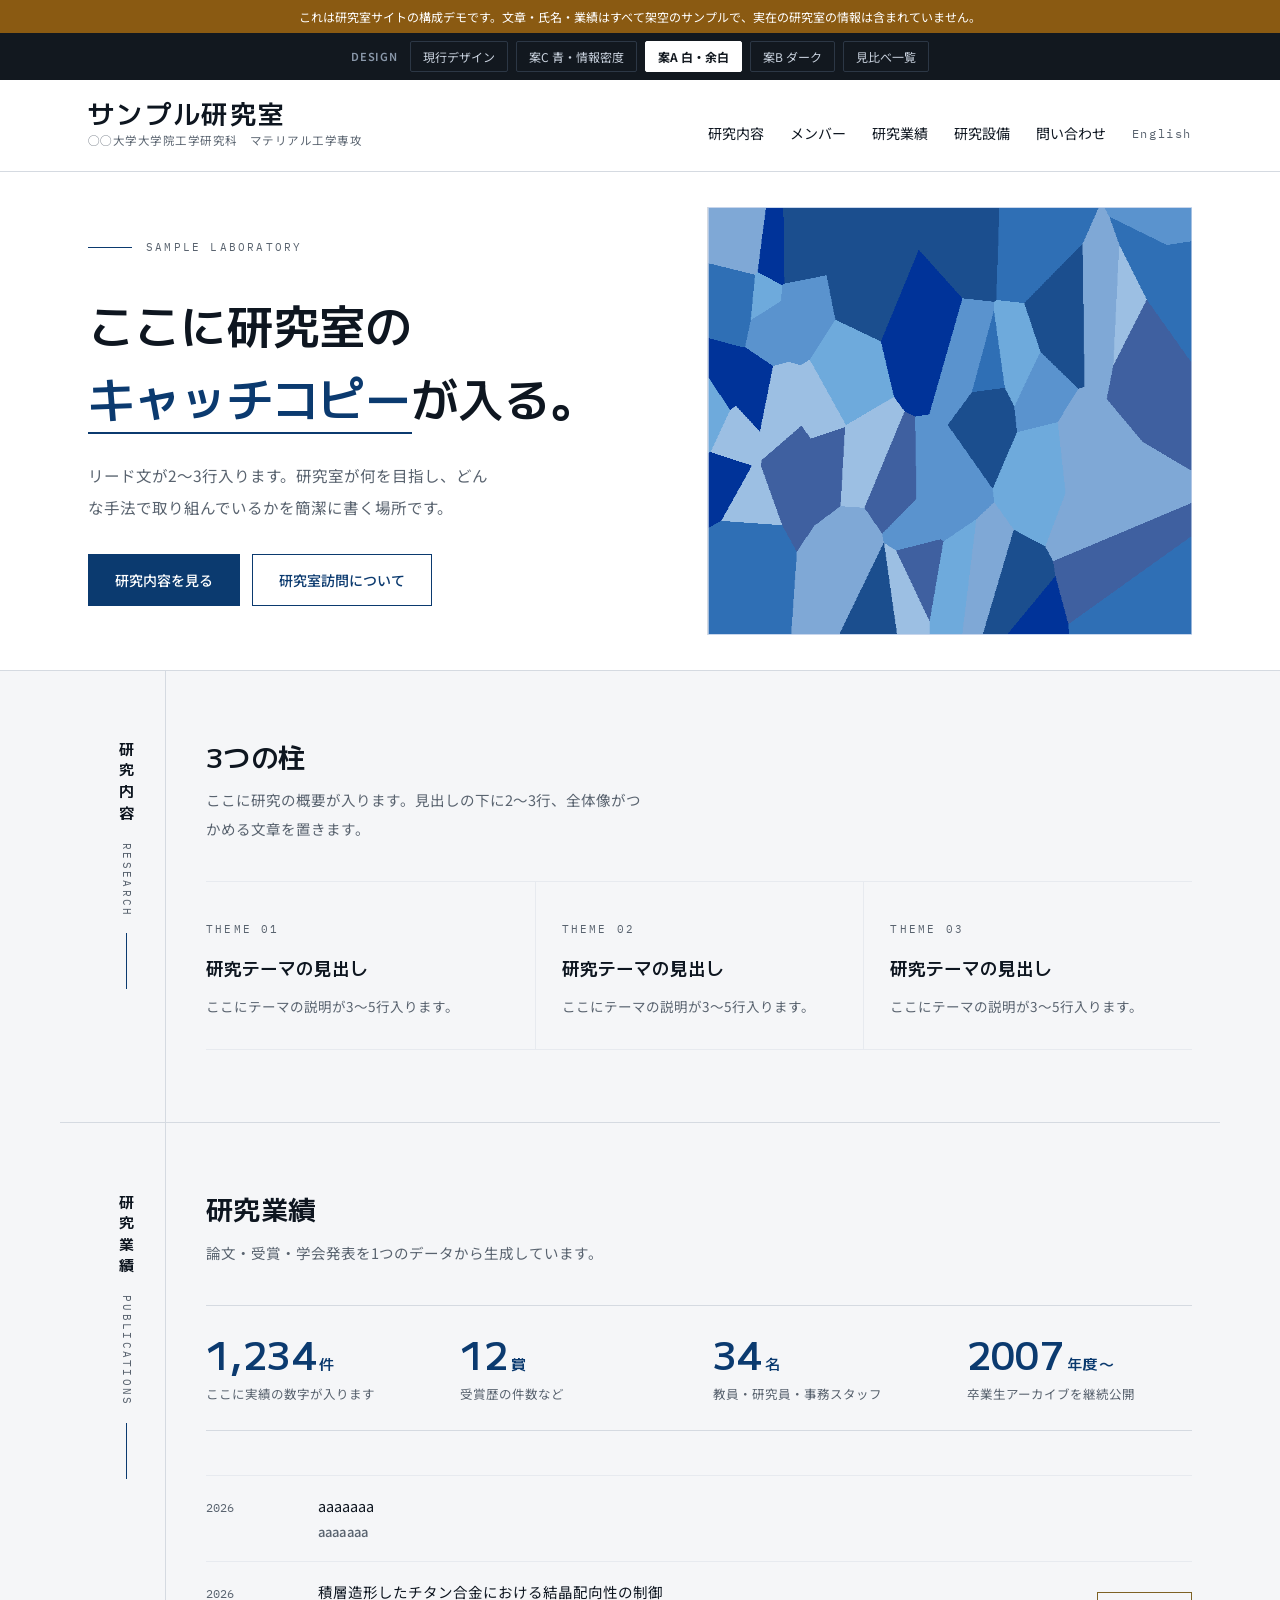
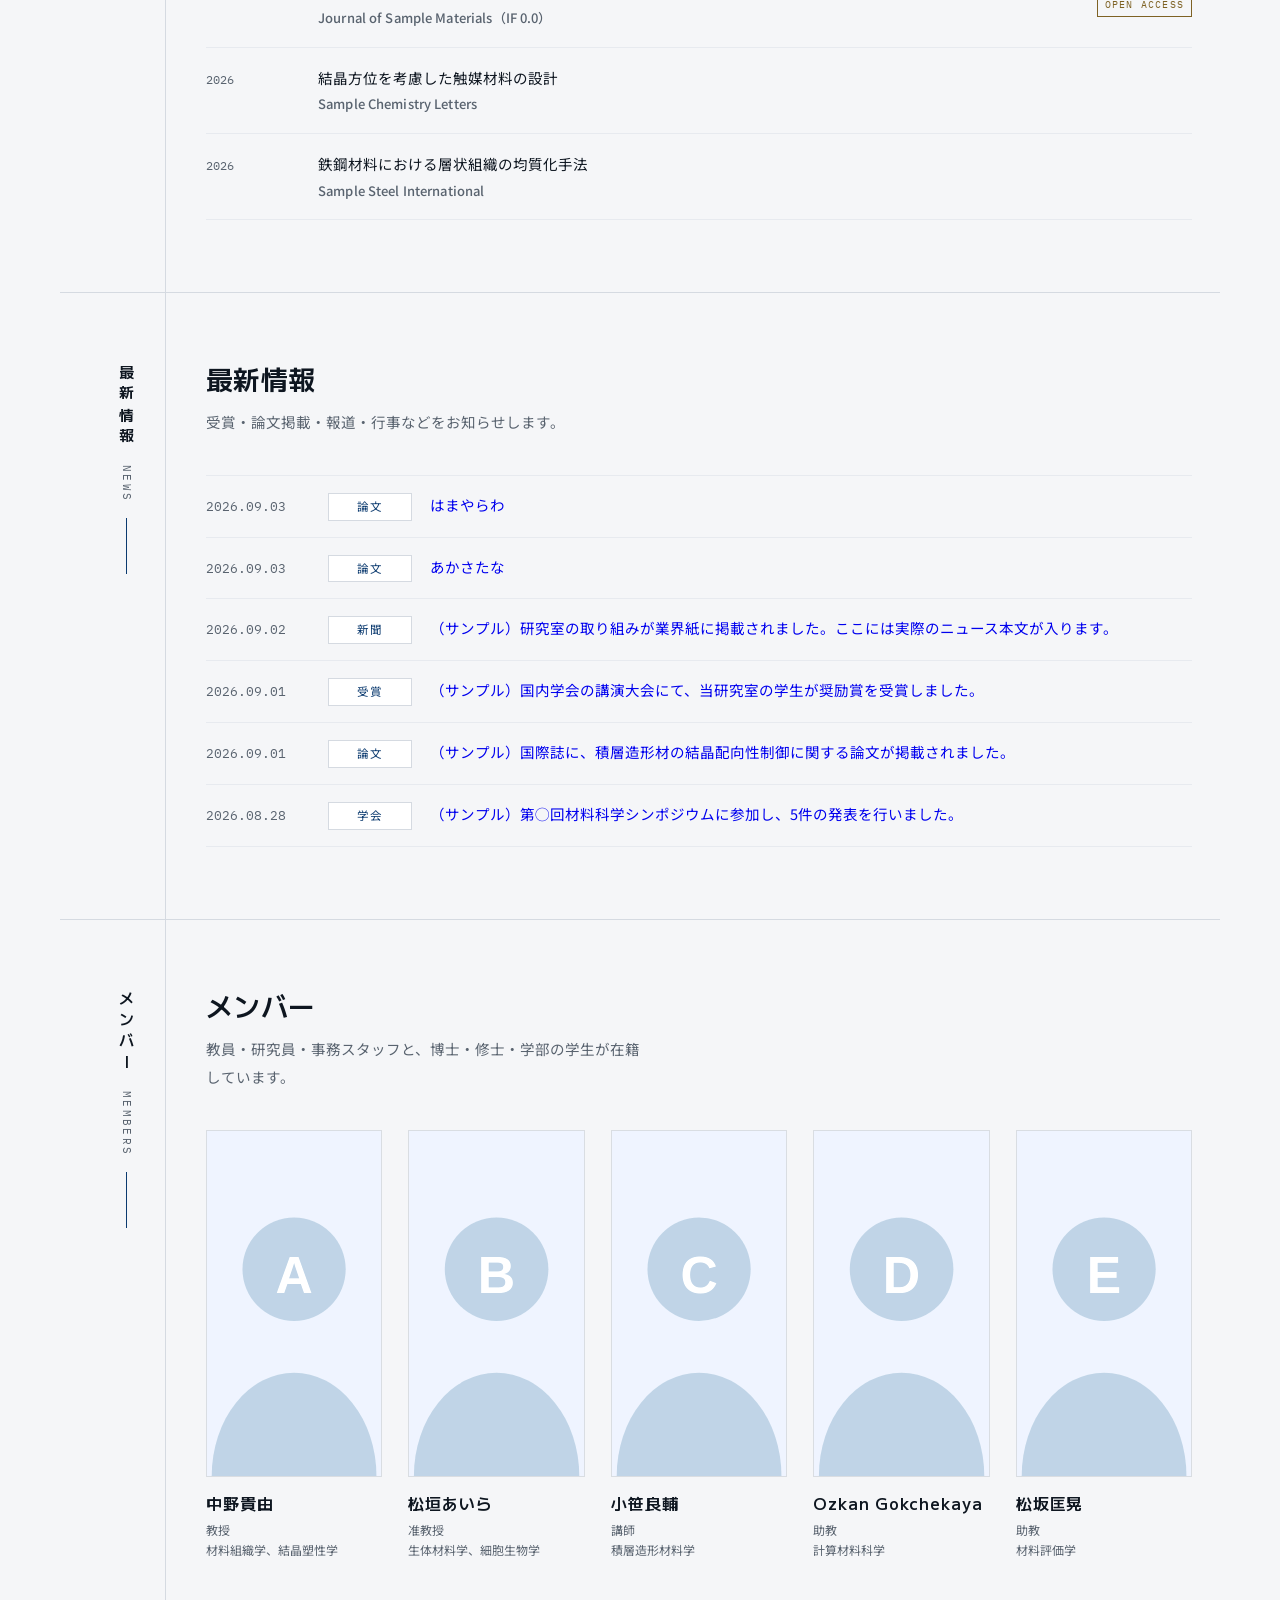
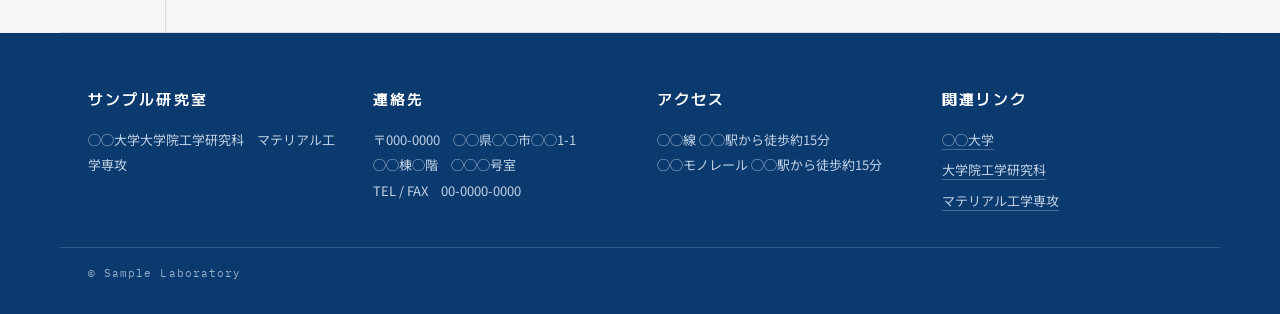
<file: docs/styles/a/index.html>
<!doctype html>
<html lang="ja">
<head>
<meta charset="utf-8">
<meta name="viewport" content="width=device-width,initial-scale=1">
<meta name="robots" content="noindex,nofollow">
<title>案A｜白・余白・端正｜サンプル研究室</title>
<link rel="preconnect" href="https://fonts.googleapis.com"><link rel="preconnect" href="https://fonts.gstatic.com" crossorigin><link rel="stylesheet" href="https://fonts.googleapis.com/css2?family=Archivo:wght@600;700&family=IBM+Plex+Mono:wght@400;500&family=M+PLUS+2:wght@400;500;600;700&family=Murecho:wght@500;600;700&family=Noto+Sans+JP:wght@400;500;700&family=Zen+Kaku+Gothic+New:wght@500;700;900&display=swap">
<style>
/* 変数の定義（単体ページ用） */
:root{--jp:"Noto Sans JP",system-ui,-apple-system,"Hiragino Sans","Yu Gothic UI",sans-serif;
  --mono:"IBM Plex Mono",ui-monospace,SFMono-Regular,Menlo,monospace}
*{box-sizing:border-box}
body{margin:0}
img{display:block;max-width:100%}
:focus-visible{outline:2px solid currentColor;outline-offset:3px}
@media (prefers-reduced-motion:reduce){*{animation:none!important;transition:none!important}}

/* ===================== 案A｜結晶方位 ===================== */
.mA{
  --a-bg:#F5F6F8; --a-paper:#FFFFFF; --a-ink:#0E1620; --a-mute:#59636F;
  --a-accent:#0B3A6F; --a-line:#D5DAE1; --a-line2:#E7EAEF; --a-gold:#7E6224;
  background:var(--a-bg);color:var(--a-ink);
  font-family:"Noto Sans JP",var(--jp);font-size:17px;line-height:1.9;
}
.mA ::selection{background:#0B3A6F;color:#fff}
.mA .lbl{font-family:var(--mono);font-size:11px;letter-spacing:.2em;text-transform:uppercase;color:var(--a-mute)}

/* ヘッダ */
.mA__hd{background:var(--a-paper);border-bottom:1px solid var(--a-line)}
.mA__hdIn{max-width:1160px;margin:0 auto;padding:20px 28px;display:flex;
  align-items:flex-end;justify-content:space-between;gap:28px;flex-wrap:wrap}
.mA__logo{display:flex;flex-direction:column;gap:5px}
.mA__logo b{font-family:"M PLUS 2","Noto Sans JP",sans-serif;font-size:26px;font-weight:600;letter-spacing:.09em;line-height:1}
.mA__logo span{font-size:11.5px;line-height:1.7;color:var(--a-mute);letter-spacing:.04em}
.mA__nav{display:flex;gap:26px;flex-wrap:wrap;align-items:center}
.mA__nav a{font-size:14px;text-decoration:none;color:var(--a-ink);padding-bottom:3px;
  border-bottom:1px solid transparent;transition:border-color .18s,color .18s}
.mA__nav a:hover{border-bottom-color:var(--a-accent);color:var(--a-accent)}
.mA__nav a.en{font-family:var(--mono);font-size:11.5px;letter-spacing:.14em;color:var(--a-mute)}

/* ヒーロー */
.mA__hero{background:var(--a-paper);border-bottom:1px solid var(--a-line);overflow:hidden}
.mA__heroIn{max-width:1160px;margin:0 auto;padding:0 28px;
  display:grid;grid-template-columns:1fr minmax(0,.86fr);gap:56px;align-items:center;min-height:460px}
.mA__heroTx{padding:64px 0}
.mA__kicker{display:flex;align-items:center;gap:14px;margin-bottom:26px}
.mA__kicker i{display:block;width:44px;height:1px;background:var(--a-accent);flex:none}
.mA__hero h1{font-family:"M PLUS 2","Noto Sans JP",sans-serif;font-weight:600;
  font-size:clamp(26px,3.6vw,47px);line-height:1.58;letter-spacing:.005em;margin:0 0 26px;text-wrap:balance}
.mA__hero h1 em{font-style:normal;color:var(--a-accent);
  border-bottom:2px solid var(--a-accent);padding-bottom:2px}
.mA__hero p{font-size:15.5px;line-height:2.05;color:var(--a-mute);max-width:46ch;margin:0 0 30px}
.mA__cta{display:flex;gap:12px;flex-wrap:wrap}
.mA__btn{display:inline-block;text-decoration:none;font-size:14px;font-weight:500;padding:12px 26px;
  border:1px solid var(--a-accent);color:var(--a-accent);background:transparent;transition:background .18s,color .18s}
.mA__btn:hover{background:var(--a-accent);color:#fff}
.mA__btn--fill{background:var(--a-accent);color:#fff}
.mA__btn--fill:hover{background:#062A52;border-color:#062A52;color:#fff}
.mA__heroFig{position:relative;align-self:stretch;display:flex;align-items:center}
.mA__heroFig img{width:100%;border-left:1px solid var(--a-line)}

/* 縦軸レール付きセクション */
.mA__sec{max-width:1160px;margin:0 auto;padding:0 28px;
  display:grid;grid-template-columns:78px minmax(0,1fr);gap:0;border-bottom:1px solid var(--a-line)}
.mA__rail{border-right:1px solid var(--a-line);padding:64px 0 64px}
.mA__railIn{position:sticky;top:74px;display:flex;flex-direction:column;align-items:center;gap:16px}
.mA__railJa{writing-mode:vertical-rl;font-family:"M PLUS 2","Noto Sans JP",sans-serif;font-size:15px;font-weight:600;
  letter-spacing:.42em;color:var(--a-ink);text-indent:.42em}
.mA__railEn{writing-mode:vertical-rl;font-family:var(--mono);font-size:10.5px;letter-spacing:.22em;
  text-transform:uppercase;color:var(--a-mute)}
.mA__railIn::after{content:"";width:1px;height:56px;background:var(--a-accent);display:block}
.mA__body{padding:64px 0 72px 40px;min-width:0}
.mA__h2{font-family:"M PLUS 2","Noto Sans JP",sans-serif;font-size:27px;font-weight:600;letter-spacing:.01em;
  margin:0 0 8px;line-height:1.6}
.mA__sub{font-size:14.5px;color:var(--a-mute);margin:0 0 38px;max-width:56ch;line-height:1.95}

/* 3本柱 */
.mA__pillars{display:grid;grid-template-columns:repeat(auto-fit,minmax(232px,1fr));gap:0;
  border-top:1px solid var(--a-line2)}
.mA__pil{padding:28px 26px 30px 0;border-bottom:1px solid var(--a-line2)}
.mA__pil+.mA__pil{padding-left:26px;border-left:1px solid var(--a-line2)}
.mA__pil h3{font-family:"M PLUS 2","Noto Sans JP",sans-serif;font-size:17.5px;font-weight:600;margin:12px 0 10px;line-height:1.65}
.mA__pil p{font-size:13.5px;line-height:1.95;color:var(--a-mute);margin:0}

/* 数値 */
.mA__stats{display:grid;grid-template-columns:repeat(auto-fit,minmax(180px,1fr));gap:28px;
  margin:0 0 44px;padding:26px 0;border-top:1px solid var(--a-line);border-bottom:1px solid var(--a-line)}
.mA__stat b{display:block;font-family:"M PLUS 2","Noto Sans JP",sans-serif;font-size:38px;font-weight:600;
  line-height:1.15;color:var(--a-accent);font-variant-numeric:tabular-nums;letter-spacing:.01em}
.mA__stat b sub{font-size:15px;font-weight:500;vertical-align:baseline;margin-left:3px;letter-spacing:.06em}
.mA__stat span{display:block;font-size:12.5px;line-height:1.7;color:var(--a-mute);margin-top:7px}

/* 論文リスト */
.mA__pubs{border-top:1px solid var(--a-line2)}
.mA__pub{display:grid;grid-template-columns:88px minmax(0,1fr) auto;gap:24px;align-items:baseline;
  padding:17px 0;border-bottom:1px solid var(--a-line2)}
.mA__pub time{font-family:var(--mono);font-size:12px;color:var(--a-mute);font-variant-numeric:tabular-nums}
.mA__pub p{margin:0;font-size:14.5px;line-height:1.75}
.mA__pub p i{display:block;font-style:normal;font-weight:500;font-size:13px;color:var(--a-mute);margin-top:3px;letter-spacing:.01em}
.mA__oa{font-family:var(--mono);font-size:10px;letter-spacing:.12em;color:var(--a-gold);
  border:1px solid var(--a-gold);padding:2px 7px;white-space:nowrap;align-self:center}

/* 最新情報 */
.mA__news{border-top:1px solid var(--a-line2)}
.mA__ni{display:grid;grid-template-columns:104px 84px minmax(0,1fr);gap:18px;align-items:baseline;
  padding:16px 0;border-bottom:1px solid var(--a-line2)}
.mA__ni time{font-family:var(--mono);font-size:12.5px;color:var(--a-mute);font-variant-numeric:tabular-nums}
.mA__cat{font-size:11.5px;letter-spacing:.08em;color:var(--a-accent);border:1px solid var(--a-line);
  padding:2px 0;text-align:center;background:var(--a-paper)}
.mA__ni a{font-size:14.5px;text-decoration:none;line-height:1.75;
  border-bottom:1px solid transparent;transition:border-color .18s}
.mA__ni a:hover{border-bottom-color:var(--a-ink)}

/* メンバー */
.mA__mem{display:grid;grid-template-columns:repeat(auto-fill,minmax(158px,1fr));gap:30px 26px}
.mA__mem figure{margin:0}
.mA__mem img{width:100%;aspect-ratio:3/4;object-fit:cover;filter:grayscale(.28) contrast(1.03);
  border:1px solid var(--a-line)}
.mA__mem figcaption{margin-top:11px}
.mA__mem b{display:block;font-family:"M PLUS 2","Noto Sans JP",sans-serif;font-size:16px;font-weight:600;letter-spacing:.06em}
.mA__mem span{display:block;font-size:12px;color:var(--a-mute);line-height:1.65;margin-top:2px}
.mA__memMore{margin:30px 0 0;font-size:13.5px;color:var(--a-mute)}

/* フッタ */
.mA__ft{background:var(--a-accent);color:#EAF0F7}
.mA__ftIn{max-width:1160px;margin:0 auto;padding:52px 28px 34px;
  display:grid;grid-template-columns:repeat(auto-fit,minmax(230px,1fr));gap:34px}
.mA__ft h4{font-family:"M PLUS 2","Noto Sans JP",sans-serif;font-size:15px;font-weight:600;letter-spacing:.14em;
  margin:0 0 14px;color:#fff}
.mA__ft p,.mA__ft li{font-size:13px;line-height:1.95;color:#C3D2E4;margin:0}
.mA__ft ul{list-style:none;padding:0;margin:0;display:flex;flex-direction:column;gap:5px}
.mA__ft a{color:#C3D2E4;text-decoration:none;border-bottom:1px solid rgba(195,210,228,.32)}
.mA__ft a:hover{color:#fff;border-bottom-color:#fff}
.mA__copy{max-width:1160px;margin:0 auto;padding:16px 28px 30px;
  border-top:1px solid rgba(255,255,255,.16);font-family:var(--mono);font-size:10.5px;
  letter-spacing:.1em;color:#94ADC9}
@media (max-width:880px){
  .mA__heroIn{grid-template-columns:1fr;gap:0;min-height:0}
  .mA__heroTx{padding:48px 0 36px}
  .mA__heroFig img{border-left:0;border-top:1px solid var(--a-line)}
  .mA__sec{grid-template-columns:1fr}
  .mA__rail{border-right:0;border-bottom:1px solid var(--a-line2);padding:34px 0 0}
  .mA__railIn{flex-direction:row;position:static;gap:12px;align-items:baseline}
  .mA__railJa,.mA__railEn{writing-mode:horizontal-tb;text-indent:0}
  .mA__railJa{letter-spacing:.24em}
  .mA__railIn::after{height:1px;width:40px}
  .mA__body{padding:26px 0 56px}
  .mA__pil+.mA__pil{padding-left:0;border-left:0}
  .mA__pub{grid-template-columns:1fr;gap:6px}
  .mA__ni{grid-template-columns:96px 78px;row-gap:6px}
  .mA__ni a{grid-column:1/-1}
}

.demo{background:#8A5A12;color:#fff;font-size:12px;text-align:center;padding:7px 16px;line-height:1.6;
  font-family:"Noto Sans JP",system-ui,sans-serif}
.swbar{background:#12181F;color:#C9D2DE;font-size:12px;line-height:1.6;
  font-family:"Noto Sans JP",system-ui,sans-serif;
  padding:8px 16px;display:flex;gap:8px;align-items:center;justify-content:center;flex-wrap:wrap}
.swbar b{font-weight:600;color:#8A98AA;font-size:11px;letter-spacing:.08em;margin-right:4px}
.swbar a{color:#C9D2DE;text-decoration:none;border:1px solid #2C3745;border-radius:2px;
  padding:5px 12px;transition:background .15s,border-color .15s,color .15s}
.swbar a:hover{background:#1D2733;border-color:#4A5A6E;color:#fff}
.swbar a[aria-current="true"]{background:#fff;border-color:#fff;color:#12181F;font-weight:700}

</style>
</head>
<body>
<div class="demo">これは研究室サイトの構成デモです。文章・氏名・業績はすべて架空のサンプルで、実在の研究室の情報は含まれていません。</div>
<div class="swbar"><b>DESIGN</b><a href="../../">現行デザイン</a><a href="../../styles/c/">案C 青・情報密度</a><a href="../../styles/a/" aria-current="true">案A 白・余白</a><a href="../../styles/b/">案B ダーク</a><a href="../../styles/">見比べ一覧</a></div>

<main class="mA">
  <div class="mA__hd"><div class="mA__hdIn">
    <div class="mA__logo"><b>サンプル研究室</b><span>◯◯大学大学院工学研究科　マテリアル工学専攻</span></div>
    <nav class="mA__nav"><a href="#">研究内容</a><a href="#">メンバー</a><a href="#">研究業績</a>
      <a href="#">研究設備</a><a href="#">問い合わせ</a><a href="#" class="en">English</a></nav>
  </div></div>

  <div class="mA__hero"><div class="mA__heroIn">
    <div class="mA__heroTx">
      <p class="mA__kicker"><i></i><span class="lbl">Sample Laboratory</span></p>
      <h1>ここに研究室の<br><em>キャッチコピー</em>が入る。</h1>
      <p>リード文が2〜3行入ります。研究室が何を目指し、どんな手法で取り組んでいるかを簡潔に書く場所です。</p>
      <div class="mA__cta"><a class="mA__btn mA__btn--fill" href="#">研究内容を見る</a>
        <a class="mA__btn" href="#">研究室訪問について</a></div>
    </div>
    <figure class="mA__heroFig" style="margin:0"><img src="../../assets/img/fig-grain.png" alt="" width="760" height="428"></figure>
  </div></div>

  <section class="mA__sec">
    <div class="mA__rail"><div class="mA__railIn"><span class="mA__railJa">研究内容</span><span class="mA__railEn">Research</span></div></div>
    <div class="mA__body">
      <h2 class="mA__h2">3つの柱</h2>
      <p class="mA__sub">ここに研究の概要が入ります。見出しの下に2〜3行、全体像がつかめる文章を置きます。</p>
      <div class="mA__pillars">
        <div class="mA__pil"><span class="lbl">Theme 01</span><h3>研究テーマの見出し</h3><p>ここにテーマの説明が3〜5行入ります。</p></div>
        <div class="mA__pil"><span class="lbl">Theme 02</span><h3>研究テーマの見出し</h3><p>ここにテーマの説明が3〜5行入ります。</p></div>
        <div class="mA__pil"><span class="lbl">Theme 03</span><h3>研究テーマの見出し</h3><p>ここにテーマの説明が3〜5行入ります。</p></div>
      </div>
    </div>
  </section>

  <section class="mA__sec">
    <div class="mA__rail"><div class="mA__railIn"><span class="mA__railJa">研究業績</span><span class="mA__railEn">Publications</span></div></div>
    <div class="mA__body">
      <h2 class="mA__h2">研究業績</h2>
      <p class="mA__sub">論文・受賞・学会発表を1つのデータから生成しています。</p>
      <div class="mA__stats">
        <div class="mA__stat"><b>1,234<sub>件</sub></b><span>ここに実績の数字が入ります</span></div>
        <div class="mA__stat"><b>12<sub>賞</sub></b><span>受賞歴の件数など</span></div>
        <div class="mA__stat"><b>34<sub>名</sub></b><span>教員・研究員・事務スタッフ</span></div>
        <div class="mA__stat"><b>2007<sub>年度〜</sub></b><span>卒業生アーカイブを継続公開</span></div>
      </div>
      <div class="mA__pubs"><div class="mA__pub"><time>2026</time><p>aaaaaaa<i>aaaaaaa</i></p><span></span></div><div class="mA__pub"><time>2026</time><p>積層造形したチタン合金における結晶配向性の制御<i>Journal of Sample Materials（IF 0.0）</i></p><span class="mA__oa">OPEN ACCESS</span></div><div class="mA__pub"><time>2026</time><p>結晶方位を考慮した触媒材料の設計<i>Sample Chemistry Letters</i></p><span></span></div><div class="mA__pub"><time>2026</time><p>鉄鋼材料における層状組織の均質化手法<i>Sample Steel International</i></p><span></span></div></div>
    </div>
  </section>

  <section class="mA__sec">
    <div class="mA__rail"><div class="mA__railIn"><span class="mA__railJa">最新情報</span><span class="mA__railEn">News</span></div></div>
    <div class="mA__body">
      <h2 class="mA__h2">最新情報</h2>
      <p class="mA__sub">受賞・論文掲載・報道・行事などをお知らせします。</p>
      <div class="mA__news"><div class="mA__ni"><time>2026.09.03</time><span class="mA__cat">論文</span><a href="#">はまやらわ</a></div><div class="mA__ni"><time>2026.09.03</time><span class="mA__cat">論文</span><a href="#">あかさたな</a></div><div class="mA__ni"><time>2026.09.02</time><span class="mA__cat">新聞</span><a href="#">（サンプル）研究室の取り組みが業界紙に掲載されました。ここには実際のニュース本文が入ります。</a></div><div class="mA__ni"><time>2026.09.01</time><span class="mA__cat">受賞</span><a href="#">（サンプル）国内学会の講演大会にて、当研究室の学生が奨励賞を受賞しました。</a></div><div class="mA__ni"><time>2026.09.01</time><span class="mA__cat">論文</span><a href="#">（サンプル）国際誌に、積層造形材の結晶配向性制御に関する論文が掲載されました。</a></div><div class="mA__ni"><time>2026.08.28</time><span class="mA__cat">学会</span><a href="#">（サンプル）第◯回材料科学シンポジウムに参加し、5件の発表を行いました。</a></div></div>
    </div>
  </section>

  <section class="mA__sec">
    <div class="mA__rail"><div class="mA__railIn"><span class="mA__railJa">メンバー</span><span class="mA__railEn">Members</span></div></div>
    <div class="mA__body">
      <h2 class="mA__h2">メンバー</h2>
      <p class="mA__sub">教員・研究員・事務スタッフと、博士・修士・学部の学生が在籍しています。</p>
      <div class="mA__mem"><figure><img src="../../assets/img/person-1.svg" alt="" width="260" height="347"><figcaption><b>中野貴由</b><span>教授<br>材料組織学、結晶塑性学</span></figcaption></figure><figure><img src="../../assets/img/person-2.svg" alt="" width="260" height="347"><figcaption><b>松垣あいら</b><span>准教授<br>生体材料学、細胞生物学</span></figcaption></figure><figure><img src="../../assets/img/person-3.svg" alt="" width="260" height="347"><figcaption><b>小笹良輔</b><span>講師<br>積層造形材料学</span></figcaption></figure><figure><img src="../../assets/img/person-4.svg" alt="" width="260" height="347"><figcaption><b>Ozkan Gokchekaya</b><span>助教<br>計算材料科学</span></figcaption></figure><figure><img src="../../assets/img/person-5.svg" alt="" width="260" height="347"><figcaption><b>松坂匡晃</b><span>助教<br>材料評価学</span></figcaption></figure></div>
    </div>
  </section>

  <footer class="mA__ft">
    <div class="mA__ftIn">
      <div><h4>サンプル研究室</h4><p>◯◯大学大学院工学研究科　マテリアル工学専攻</p></div>
      <div><h4>連絡先</h4><p>〒000-0000　◯◯県◯◯市◯◯1-1<br>◯◯棟◯階　◯◯◯号室<br>TEL / FAX　00-0000-0000</p></div>
      <div><h4>アクセス</h4><p>◯◯線 ◯◯駅から徒歩約15分<br>◯◯モノレール ◯◯駅から徒歩約15分</p></div>
      <div><h4>関連リンク</h4><ul><li><a href="#">◯◯大学</a></li><li><a href="#">大学院工学研究科</a></li><li><a href="#">マテリアル工学専攻</a></li></ul></div>
    </div>
    <div class="mA__copy">© Sample Laboratory</div>
  </footer>
</main>

</body>
</html>
</file>
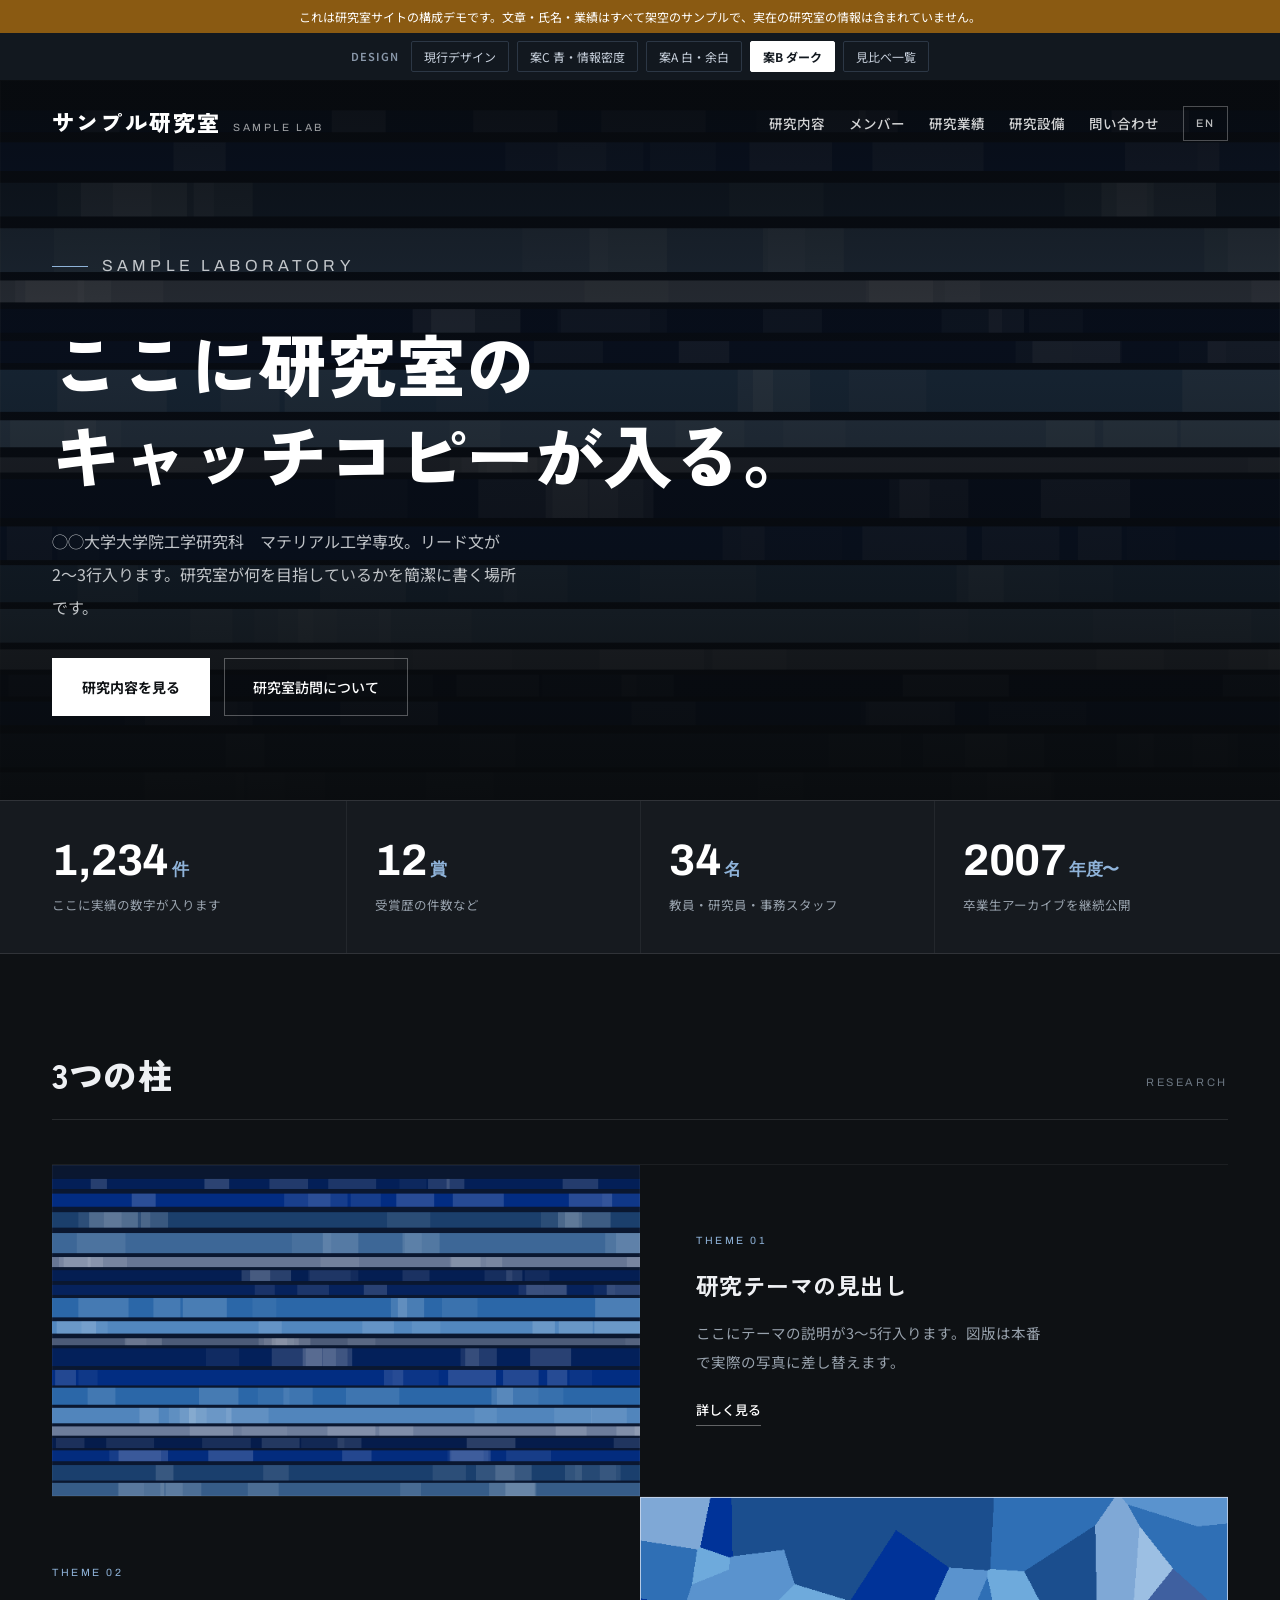
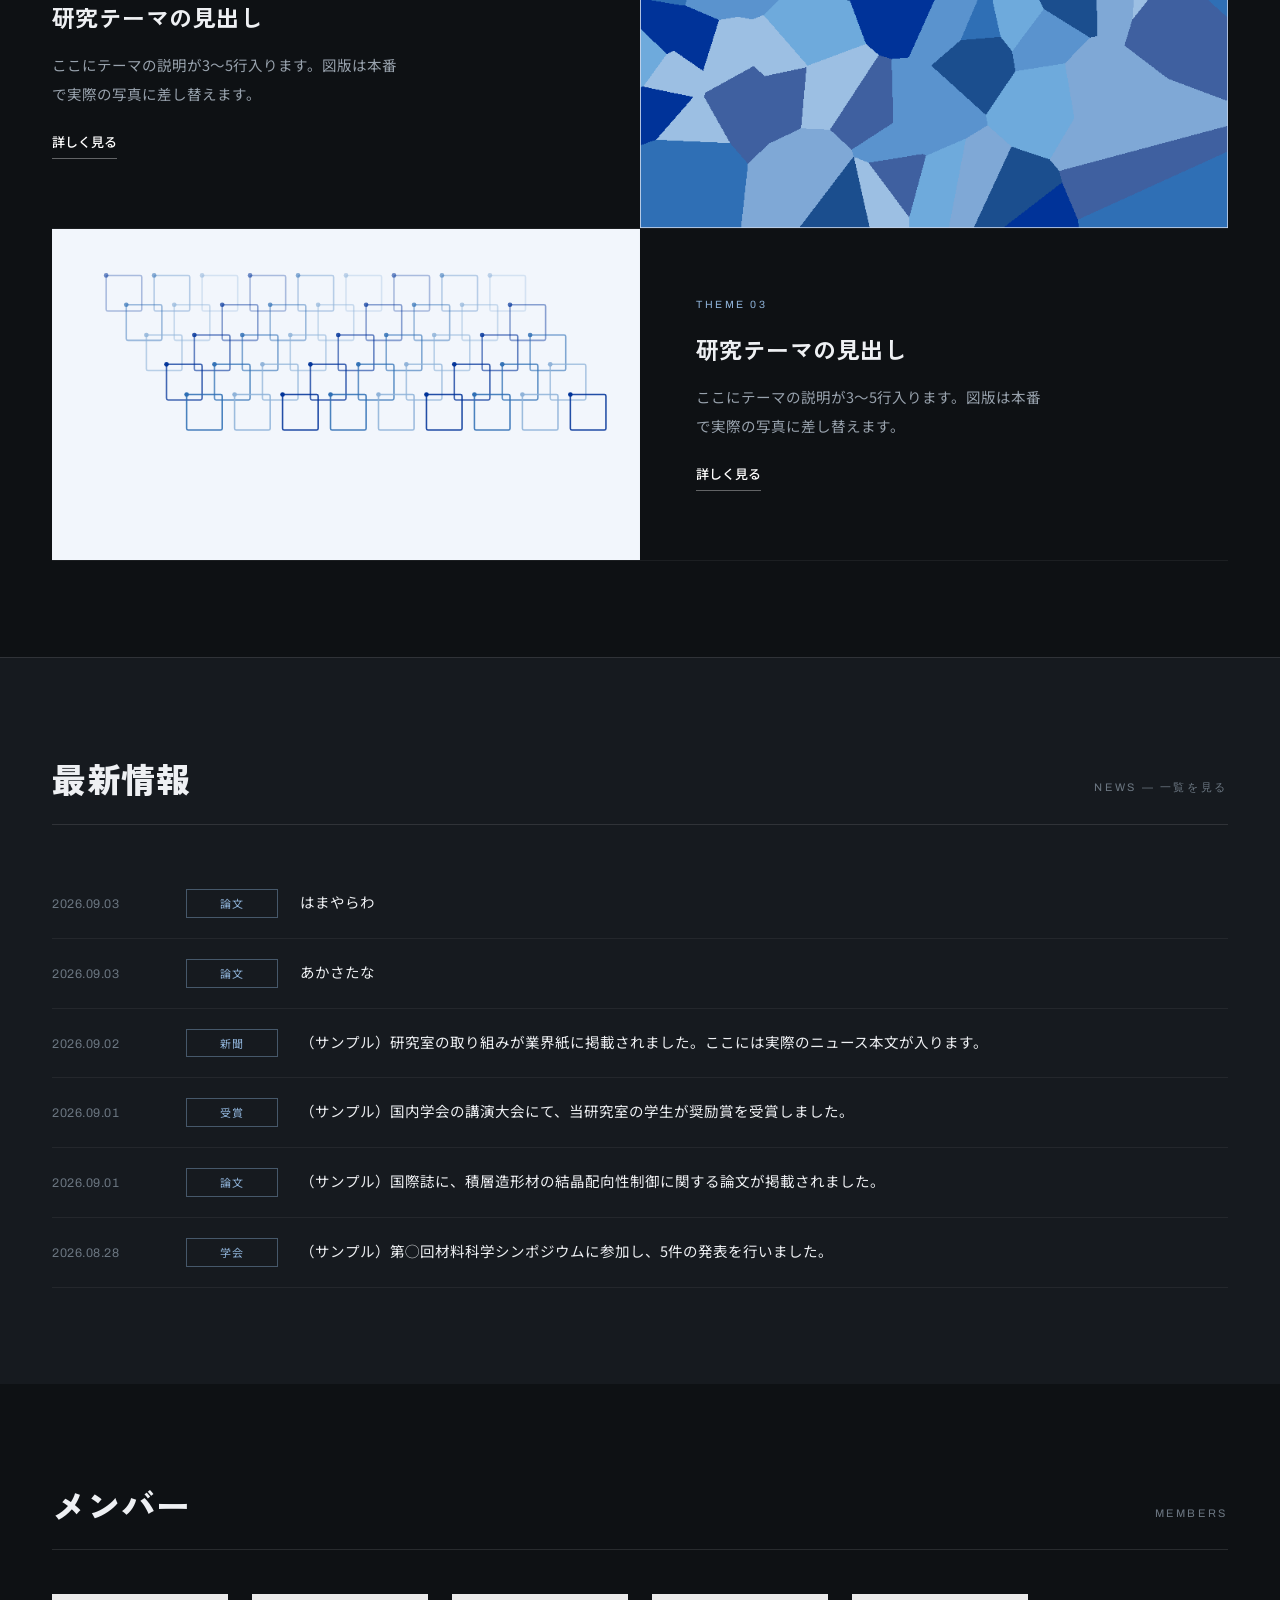
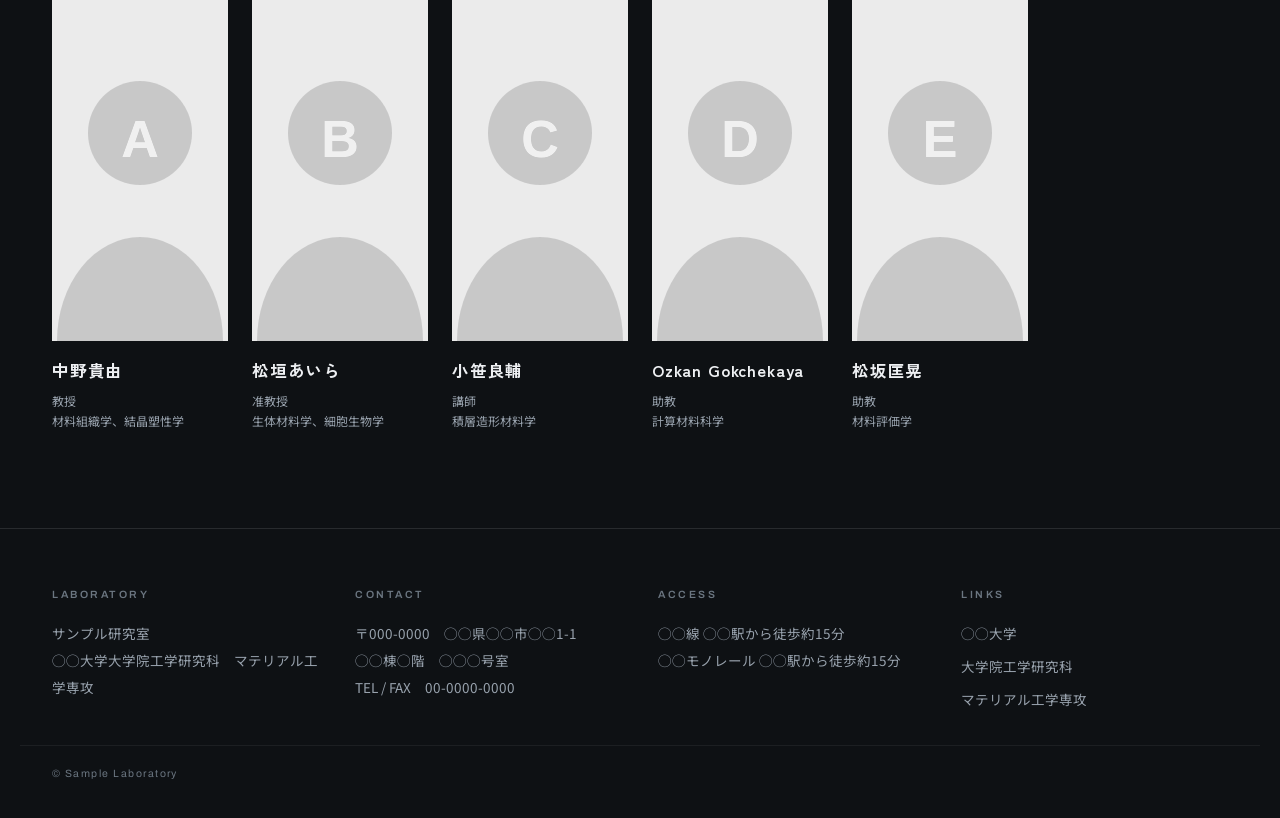
<file: docs/styles/b/index.html>
<!doctype html>
<html lang="ja">
<head>
<meta charset="utf-8">
<meta name="viewport" content="width=device-width,initial-scale=1">
<meta name="robots" content="noindex,nofollow">
<title>案B｜ダーク・写真主導｜サンプル研究室</title>
<link rel="preconnect" href="https://fonts.googleapis.com"><link rel="preconnect" href="https://fonts.gstatic.com" crossorigin><link rel="stylesheet" href="https://fonts.googleapis.com/css2?family=Archivo:wght@600;700&family=IBM+Plex+Mono:wght@400;500&family=M+PLUS+2:wght@400;500;600;700&family=Murecho:wght@500;600;700&family=Noto+Sans+JP:wght@400;500;700&family=Zen+Kaku+Gothic+New:wght@500;700;900&display=swap">
<style>
/* 変数の定義（単体ページ用） */
:root{--jp:"Noto Sans JP",system-ui,-apple-system,"Hiragino Sans","Yu Gothic UI",sans-serif;
  --mono:"IBM Plex Mono",ui-monospace,SFMono-Regular,Menlo,monospace}
*{box-sizing:border-box}
body{margin:0}
img{display:block;max-width:100%}
:focus-visible{outline:2px solid currentColor;outline-offset:3px}
@media (prefers-reduced-motion:reduce){*{animation:none!important;transition:none!important}}

/* ===================== 案B｜ダーク・写真主導 ===================== */
.mB{
  --b-bg:#0E1114; --b-surf:#161A1F; --b-surf2:#1D232A;
  --b-ink:#EEF0F3; --b-mute:#98A2AD; --b-dim:#6B7681;
  --b-line:rgba(255,255,255,.11); --b-line2:rgba(255,255,255,.06);
  --b-accent:#8FB3D9;
  background:var(--b-bg);color:var(--b-ink);
  font-family:"Noto Sans JP",var(--jp);font-size:17px;line-height:1.9;
}
.mB ::selection{background:#8FB3D9;color:#0E1114}
.mB .zen{font-family:"Zen Kaku Gothic New",var(--jp)}
.mB .arc{font-family:"Archivo",var(--mono)}
.mB__wrap{max-width:1240px;margin:0 auto;padding:0 32px}

/* ヘッダ */
.mB__hd{position:absolute;top:0;left:0;right:0;z-index:5}
.mB__hdIn{max-width:1240px;margin:0 auto;padding:26px 32px;display:flex;
  align-items:center;justify-content:space-between;gap:24px;flex-wrap:wrap}
.mB__logo{display:flex;align-items:baseline;gap:12px}
.mB__logo b{font-family:"Zen Kaku Gothic New",var(--jp);font-size:22px;font-weight:900;
  letter-spacing:.1em;line-height:1;color:#fff}
.mB__logo i{font-family:"Archivo",var(--mono);font-style:normal;font-size:10.5px;
  letter-spacing:.24em;text-transform:uppercase;color:rgba(255,255,255,.62)}
.mB__nav{display:flex;gap:24px;align-items:center;flex-wrap:wrap}
.mB__nav a{font-size:13.5px;font-weight:500;text-decoration:none;color:rgba(255,255,255,.82);
  transition:color .18s}
.mB__nav a:hover{color:#fff}
.mB__nav a.en{font-family:"Archivo",var(--mono);font-size:11px;letter-spacing:.18em;
  border:1px solid rgba(255,255,255,.28);padding:6px 12px;color:rgba(255,255,255,.72)}
.mB__nav a.en:hover{border-color:#fff;color:#fff}

/* ヒーロー */
.mB__hero{position:relative;min-height:min(88vh,720px);display:flex;align-items:flex-end;
  overflow:hidden;background:#080A0C}
.mB__heroImg{position:absolute;inset:0;width:100%;height:100%;object-fit:cover;
  opacity:.42;filter:grayscale(.35) contrast(1.06)}
.mB__heroVeil{position:absolute;inset:0;
  background:linear-gradient(180deg,rgba(8,10,12,.72) 0%,rgba(8,10,12,.28) 34%,rgba(8,10,12,.92) 100%)}
.mB__heroIn{position:relative;max-width:1240px;margin:0 auto;padding:136px 32px 84px;width:100%}
.mB__eyebrow{font-family:"Archivo",var(--mono);font-size:11px;letter-spacing:.26em;
  text-transform:uppercase;color:var(--b-accent);margin:0 0 22px;display:flex;align-items:center;gap:14px}
.mB__eyebrow::before{content:"";width:36px;height:1px;background:var(--b-accent);display:block;flex:none}
.mB__hero h1 span{display:inline-block}
.mB__hero h1{font-family:"Zen Kaku Gothic New",var(--jp);font-weight:900;
  font-size:clamp(27px,5.6vw,68px);line-height:1.34;letter-spacing:.015em;margin:0 0 26px;
  color:#fff;text-wrap:balance;max-width:26ch}
.mB__hero p{font-size:16px;line-height:2.05;color:rgba(238,240,243,.8);max-width:52ch;margin:0 0 34px}
.mB__btn{display:inline-flex;align-items:center;gap:10px;text-decoration:none;
  font-size:14px;font-weight:700;padding:15px 30px;background:#fff;color:#0E1114;
  transition:background .18s,transform .18s}
.mB__btn:hover{background:var(--b-accent);transform:translateY(-1px)}
.mB__btn2{display:inline-flex;align-items:center;gap:10px;text-decoration:none;
  font-size:14px;font-weight:500;padding:15px 28px;border:1px solid rgba(255,255,255,.3);
  color:#fff;transition:border-color .18s,background .18s}
.mB__btn2:hover{border-color:#fff;background:rgba(255,255,255,.07)}
.mB__ctas{display:flex;gap:14px;flex-wrap:wrap}

/* 数値バンド */
.mB__band{border-top:1px solid var(--b-line);border-bottom:1px solid var(--b-line);background:var(--b-surf)}
.mB__bandIn{max-width:1240px;margin:0 auto;padding:0 32px;display:grid;
  grid-template-columns:repeat(auto-fit,minmax(210px,1fr))}
.mB__stat{padding:36px 28px 38px 0}
.mB__stat+.mB__stat{padding-left:28px;border-left:1px solid var(--b-line2)}
.mB__stat b{display:block;font-family:"Archivo",var(--mono);font-size:44px;font-weight:700;
  line-height:1.05;color:#fff;font-variant-numeric:tabular-nums;letter-spacing:-.01em}
.mB__stat b small{font-size:17px;font-weight:600;margin-left:4px;color:var(--b-accent)}
.mB__stat span{display:block;font-size:12.5px;line-height:1.7;color:var(--b-mute);margin-top:10px}

/* セクション見出し */
.mB__secHd{display:flex;align-items:flex-end;justify-content:space-between;gap:28px;
  flex-wrap:wrap;margin:0 0 44px;padding-bottom:20px;border-bottom:1px solid var(--b-line)}
.mB__secHd h2{font-family:"Zen Kaku Gothic New",var(--jp);font-weight:900;
  font-size:clamp(24px,3vw,34px);line-height:1.45;letter-spacing:.02em;margin:0}
.mB__secHd .arc{font-size:11px;letter-spacing:.24em;text-transform:uppercase;color:var(--b-dim);
  padding-bottom:6px}
.mB__sec{padding:96px 0}

/* 研究 3本柱：交互の大きな行 */
.mB__row{display:grid;grid-template-columns:1fr 1fr;gap:0;align-items:stretch;
  border-top:1px solid var(--b-line2)}
.mB__row:last-child{border-bottom:1px solid var(--b-line2)}
.mB__rowTx{padding:52px 56px 56px 0;display:flex;flex-direction:column;justify-content:center}
.mB__row:nth-child(even) .mB__rowTx{order:2;padding:52px 0 56px 56px}
.mB__row:nth-child(even) .mB__rowFig{order:1}
.mB__rowFig{overflow:hidden;background:#0A0C0F;min-height:280px}
.mB__rowFig img{width:100%;height:100%;object-fit:cover;transition:transform .7s cubic-bezier(.2,.7,.3,1)}
.mB__row:hover .mB__rowFig img{transform:scale(1.035)}
.mB__rowTx .arc{font-size:10.5px;letter-spacing:.24em;text-transform:uppercase;color:var(--b-accent);margin-bottom:16px}
.mB__rowTx h3{font-family:"Zen Kaku Gothic New",var(--jp);font-weight:700;font-size:23px;
  line-height:1.6;margin:0 0 14px;letter-spacing:.02em}
.mB__rowTx p{font-size:14.5px;line-height:2;color:var(--b-mute);margin:0 0 22px;max-width:44ch}
.mB__more{font-size:13px;font-weight:500;color:#fff;text-decoration:none;
  border-bottom:1px solid rgba(255,255,255,.35);padding-bottom:3px;align-self:flex-start;transition:border-color .18s}
.mB__more:hover{border-bottom-color:#fff}

/* ニュース */
.mB__newsSec{background:var(--b-surf);border-top:1px solid var(--b-line)}
.mB__ni{display:grid;grid-template-columns:112px 92px minmax(0,1fr);gap:22px;align-items:baseline;
  padding:20px 0;border-bottom:1px solid var(--b-line2);text-decoration:none;color:inherit;
  transition:background .18s}
.mB__ni:hover{background:rgba(255,255,255,.035)}
.mB__ni time{font-family:"Archivo",var(--mono);font-size:12.5px;color:var(--b-dim);
  font-variant-numeric:tabular-nums;letter-spacing:.04em}
.mB__tag{font-size:11px;letter-spacing:.1em;color:var(--b-accent);
  border:1px solid rgba(143,179,217,.4);padding:3px 0;text-align:center}
.mB__ni p{margin:0;font-size:14.5px;line-height:1.8}

/* メンバー */
.mB__mem{display:grid;grid-template-columns:repeat(auto-fill,minmax(168px,1fr));gap:34px 24px}
.mB__mem figure{margin:0}
.mB__mem img{width:100%;aspect-ratio:4/5;object-fit:cover;filter:grayscale(1) contrast(1.08) brightness(.94);
  transition:filter .35s}
.mB__mem figure:hover img{filter:grayscale(0) contrast(1.02) brightness(1)}
.mB__mem figcaption{margin-top:14px}
.mB__mem b{display:block;font-family:"Zen Kaku Gothic New",var(--jp);font-size:16.5px;
  font-weight:700;letter-spacing:.05em}
.mB__mem span{display:block;font-size:12px;color:var(--b-mute);line-height:1.7;margin-top:4px}

/* CTA帯 */
.mB__cta{position:relative;overflow:hidden;background:#0A0C0F;text-align:left}
.mB__cta img{position:absolute;inset:0;width:100%;height:100%;object-fit:cover;opacity:.3;
  filter:grayscale(.5)}
.mB__ctaIn{position:relative;max-width:1240px;margin:0 auto;padding:88px 32px 92px}
.mB__ctaIn h2{font-family:"Zen Kaku Gothic New",var(--jp);font-weight:900;
  font-size:clamp(26px,3.6vw,40px);line-height:1.45;margin:0 0 18px;color:#fff;max-width:20ch;text-wrap:balance}
.mB__ctaIn p{font-size:15px;line-height:2;color:rgba(238,240,243,.78);max-width:48ch;margin:0 0 30px}

/* フッタ */
.mB__ft{border-top:1px solid var(--b-line);background:var(--b-bg)}
.mB__ftIn{max-width:1240px;margin:0 auto;padding:56px 32px 32px;
  display:grid;grid-template-columns:repeat(auto-fit,minmax(220px,1fr));gap:36px}
.mB__ft h4{font-family:"Archivo",var(--mono);font-size:10.5px;letter-spacing:.24em;
  text-transform:uppercase;color:var(--b-dim);margin:0 0 16px;font-weight:600}
.mB__ft p,.mB__ft li{font-size:13.5px;line-height:2;color:var(--b-mute);margin:0}
.mB__ft ul{list-style:none;padding:0;margin:0;display:flex;flex-direction:column;gap:6px}
.mB__ft a{color:var(--b-mute);text-decoration:none;transition:color .18s}
.mB__ft a:hover{color:#fff}
.mB__copy{max-width:1240px;margin:0 auto;padding:18px 32px 34px;border-top:1px solid var(--b-line2);
  font-family:"Archivo",var(--mono);font-size:10.5px;letter-spacing:.14em;color:var(--b-dim)}
@media (max-width:880px){
  .mB__hero{min-height:0;display:block}
  .mB__hd{position:relative;z-index:5}
  .mB__hdIn{padding:18px 24px;gap:14px;row-gap:10px}
  .mB__nav{gap:16px;row-gap:8px}
  .mB__heroIn{padding:34px 24px 56px}
  .mB__sec{padding:64px 0}
  .mB__stat{padding:28px 0 26px}
  .mB__stat+.mB__stat{padding-left:0;border-left:0;border-top:1px solid var(--b-line2);padding-top:26px}
  .mB__row{grid-template-columns:1fr}
  .mB__rowTx,.mB__row:nth-child(even) .mB__rowTx{order:2;padding:34px 0 44px}
  .mB__row:nth-child(even) .mB__rowFig{order:1}
  .mB__rowFig{min-height:220px;max-height:280px}
  .mB__ni{grid-template-columns:104px 88px;row-gap:8px}
  .mB__ni p{grid-column:1/-1}
}

.demo{background:#8A5A12;color:#fff;font-size:12px;text-align:center;padding:7px 16px;line-height:1.6;
  font-family:"Noto Sans JP",system-ui,sans-serif}
.swbar{background:#12181F;color:#C9D2DE;font-size:12px;line-height:1.6;
  font-family:"Noto Sans JP",system-ui,sans-serif;
  padding:8px 16px;display:flex;gap:8px;align-items:center;justify-content:center;flex-wrap:wrap}
.swbar b{font-weight:600;color:#8A98AA;font-size:11px;letter-spacing:.08em;margin-right:4px}
.swbar a{color:#C9D2DE;text-decoration:none;border:1px solid #2C3745;border-radius:2px;
  padding:5px 12px;transition:background .15s,border-color .15s,color .15s}
.swbar a:hover{background:#1D2733;border-color:#4A5A6E;color:#fff}
.swbar a[aria-current="true"]{background:#fff;border-color:#fff;color:#12181F;font-weight:700}

</style>
</head>
<body>
<div class="demo">これは研究室サイトの構成デモです。文章・氏名・業績はすべて架空のサンプルで、実在の研究室の情報は含まれていません。</div>
<div class="swbar"><b>DESIGN</b><a href="../../">現行デザイン</a><a href="../../styles/c/">案C 青・情報密度</a><a href="../../styles/a/">案A 白・余白</a><a href="../../styles/b/" aria-current="true">案B ダーク</a><a href="../../styles/">見比べ一覧</a></div>

<main class="mB">
  <section class="mB__hero">
    <img class="mB__heroImg" src="../../assets/img/fig-layers.svg" alt="">
    <div class="mB__heroVeil"></div>
    <div class="mB__hd"><div class="mB__hdIn">
      <div class="mB__logo"><b>サンプル研究室</b><i>Sample Lab</i></div>
      <nav class="mB__nav"><a href="#">研究内容</a><a href="#">メンバー</a><a href="#">研究業績</a>
        <a href="#">研究設備</a><a href="#">問い合わせ</a><a href="#" class="en">EN</a></nav>
    </div></div>
    <div class="mB__heroIn">
      <p class="mB__eyebrow">Sample Laboratory</p>
      <h1><span>ここに研究室の</span><br><span>キャッチコピーが入る。</span></h1>
      <p>◯◯大学大学院工学研究科　マテリアル工学専攻。リード文が2〜3行入ります。研究室が何を目指しているかを簡潔に書く場所です。</p>
      <div class="mB__ctas"><a class="mB__btn" href="#">研究内容を見る</a>
        <a class="mB__btn2" href="#">研究室訪問について</a></div>
    </div>
  </section>

  <div class="mB__band"><div class="mB__bandIn">
    <div class="mB__stat"><b>1,234<small>件</small></b><span>ここに実績の数字が入ります</span></div>
    <div class="mB__stat"><b>12<small>賞</small></b><span>受賞歴の件数など</span></div>
    <div class="mB__stat"><b>34<small>名</small></b><span>教員・研究員・事務スタッフ</span></div>
    <div class="mB__stat"><b>2007<small>年度〜</small></b><span>卒業生アーカイブを継続公開</span></div>
  </div></div>

  <section class="mB__sec"><div class="mB__wrap">
    <div class="mB__secHd"><h2>3つの柱</h2><span class="arc">Research</span></div>
    
    <div class="mB__row">
      <div class="mB__rowTx"><span class="arc">Theme 01</span>
        <h3>研究テーマの見出し</h3>
        <p>ここにテーマの説明が3〜5行入ります。図版は本番で実際の写真に差し替えます。</p>
        <a class="mB__more" href="#">詳しく見る</a></div>
      <div class="mB__rowFig"><img src="../../assets/img/fig-layers.svg" alt="" width="760" height="428"></div>
    </div>
    <div class="mB__row">
      <div class="mB__rowTx"><span class="arc">Theme 02</span>
        <h3>研究テーマの見出し</h3>
        <p>ここにテーマの説明が3〜5行入ります。図版は本番で実際の写真に差し替えます。</p>
        <a class="mB__more" href="#">詳しく見る</a></div>
      <div class="mB__rowFig"><img src="../../assets/img/fig-grain.png" alt="" width="760" height="428"></div>
    </div>
    <div class="mB__row">
      <div class="mB__rowTx"><span class="arc">Theme 03</span>
        <h3>研究テーマの見出し</h3>
        <p>ここにテーマの説明が3〜5行入ります。図版は本番で実際の写真に差し替えます。</p>
        <a class="mB__more" href="#">詳しく見る</a></div>
      <div class="mB__rowFig"><img src="../../assets/img/fig-lattice.svg" alt="" width="760" height="428"></div>
    </div>
  </div></section>

  <section class="mB__sec mB__newsSec"><div class="mB__wrap">
    <div class="mB__secHd"><h2>最新情報</h2><span class="arc">News — 一覧を見る</span></div>
    <a class="mB__ni" href="#"><time>2026.09.03</time><span class="mB__tag">論文</span><p>はまやらわ</p></a><a class="mB__ni" href="#"><time>2026.09.03</time><span class="mB__tag">論文</span><p>あかさたな</p></a><a class="mB__ni" href="#"><time>2026.09.02</time><span class="mB__tag">新聞</span><p>（サンプル）研究室の取り組みが業界紙に掲載されました。ここには実際のニュース本文が入ります。</p></a><a class="mB__ni" href="#"><time>2026.09.01</time><span class="mB__tag">受賞</span><p>（サンプル）国内学会の講演大会にて、当研究室の学生が奨励賞を受賞しました。</p></a><a class="mB__ni" href="#"><time>2026.09.01</time><span class="mB__tag">論文</span><p>（サンプル）国際誌に、積層造形材の結晶配向性制御に関する論文が掲載されました。</p></a><a class="mB__ni" href="#"><time>2026.08.28</time><span class="mB__tag">学会</span><p>（サンプル）第◯回材料科学シンポジウムに参加し、5件の発表を行いました。</p></a>
  </div></section>

  <section class="mB__sec"><div class="mB__wrap">
    <div class="mB__secHd"><h2>メンバー</h2><span class="arc">Members</span></div>
    <div class="mB__mem"><figure><img src="../../assets/img/person-1.svg" alt="" width="260" height="347"><figcaption><b>中野貴由</b><span>教授<br>材料組織学、結晶塑性学</span></figcaption></figure><figure><img src="../../assets/img/person-2.svg" alt="" width="260" height="347"><figcaption><b>松垣あいら</b><span>准教授<br>生体材料学、細胞生物学</span></figcaption></figure><figure><img src="../../assets/img/person-3.svg" alt="" width="260" height="347"><figcaption><b>小笹良輔</b><span>講師<br>積層造形材料学</span></figcaption></figure><figure><img src="../../assets/img/person-4.svg" alt="" width="260" height="347"><figcaption><b>Ozkan Gokchekaya</b><span>助教<br>計算材料科学</span></figcaption></figure><figure><img src="../../assets/img/person-5.svg" alt="" width="260" height="347"><figcaption><b>松坂匡晃</b><span>助教<br>材料評価学</span></figcaption></figure></div>
  </div></section>

  <footer class="mB__ft">
    <div class="mB__ftIn">
      <div><h4>Laboratory</h4><p>サンプル研究室<br>◯◯大学大学院工学研究科　マテリアル工学専攻</p></div>
      <div><h4>Contact</h4><p>〒000-0000　◯◯県◯◯市◯◯1-1<br>◯◯棟◯階　◯◯◯号室<br>TEL / FAX　00-0000-0000</p></div>
      <div><h4>Access</h4><p>◯◯線 ◯◯駅から徒歩約15分<br>◯◯モノレール ◯◯駅から徒歩約15分</p></div>
      <div><h4>Links</h4><ul><li><a href="#">◯◯大学</a></li><li><a href="#">大学院工学研究科</a></li>
        <li><a href="#">マテリアル工学専攻</a></li></ul></div>
    </div>
    <div class="mB__copy">© Sample Laboratory</div>
  </footer>
</main>

</body>
</html>
</file>
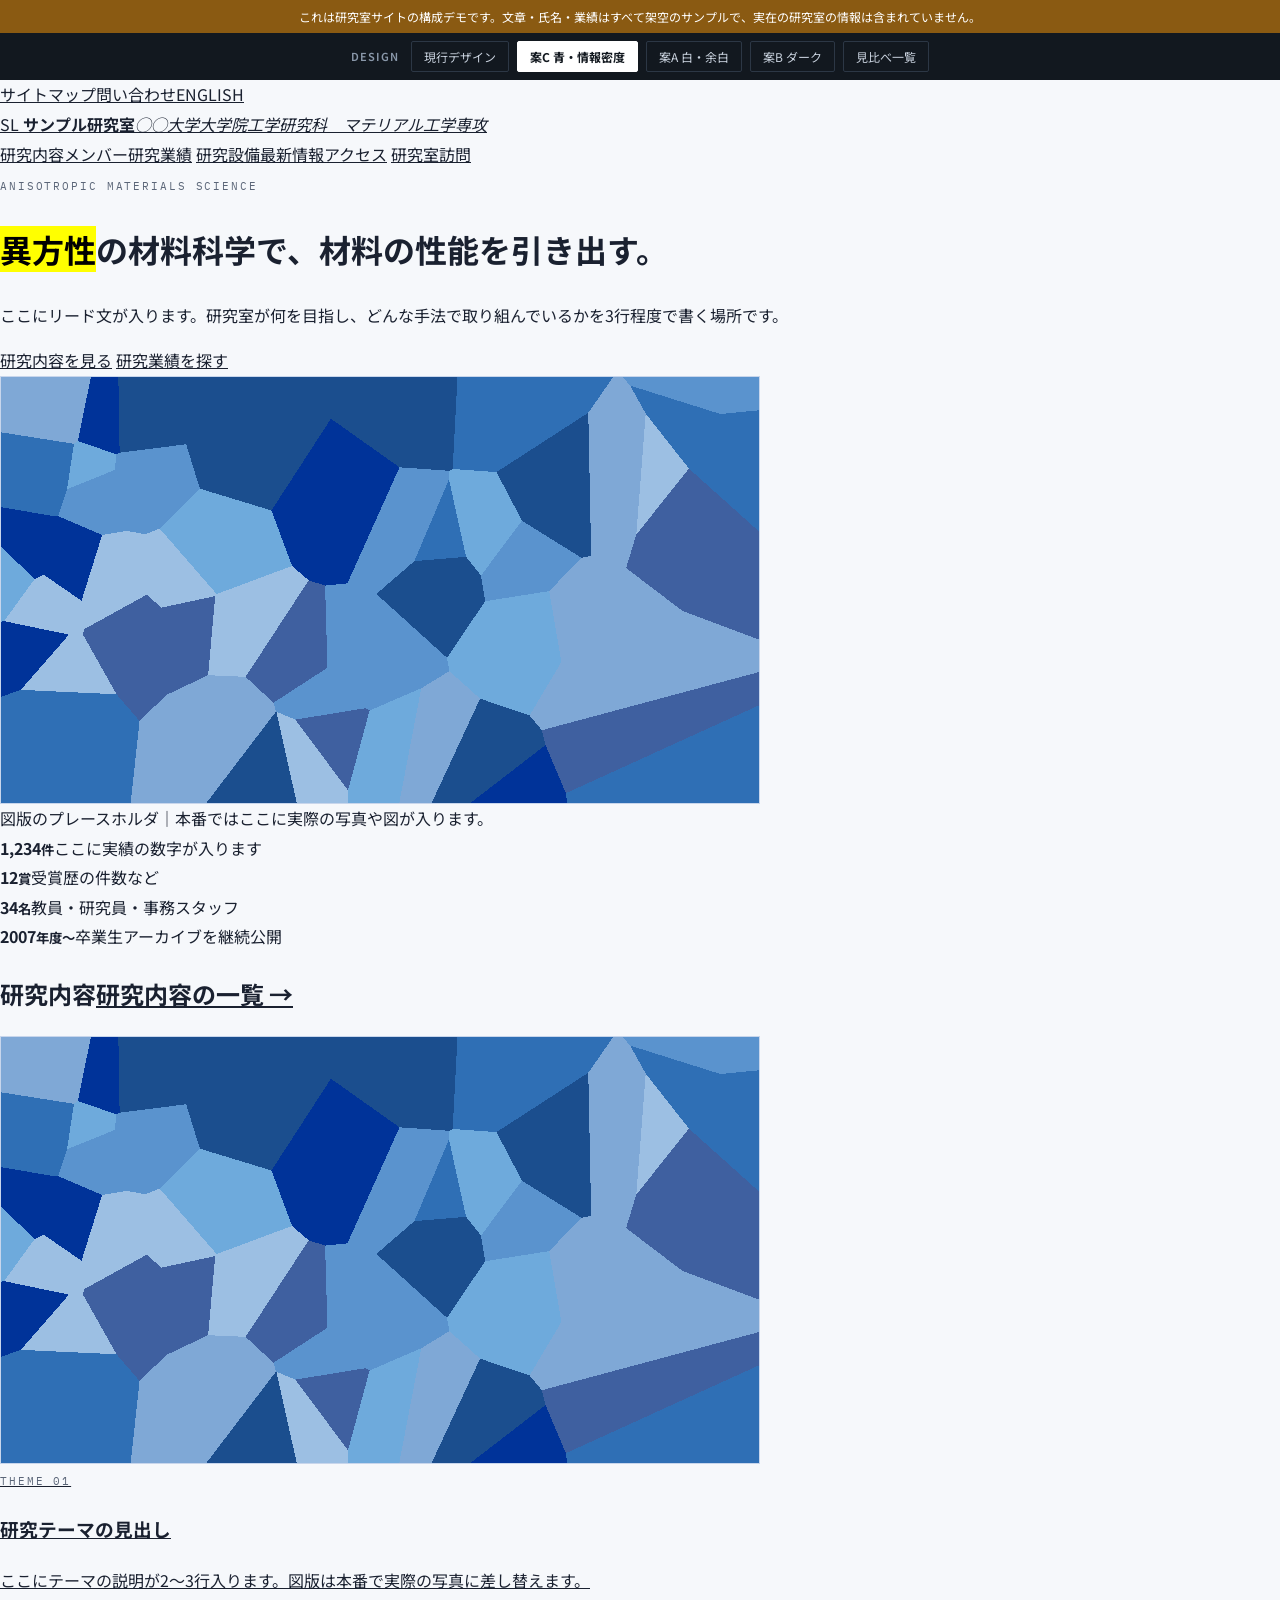
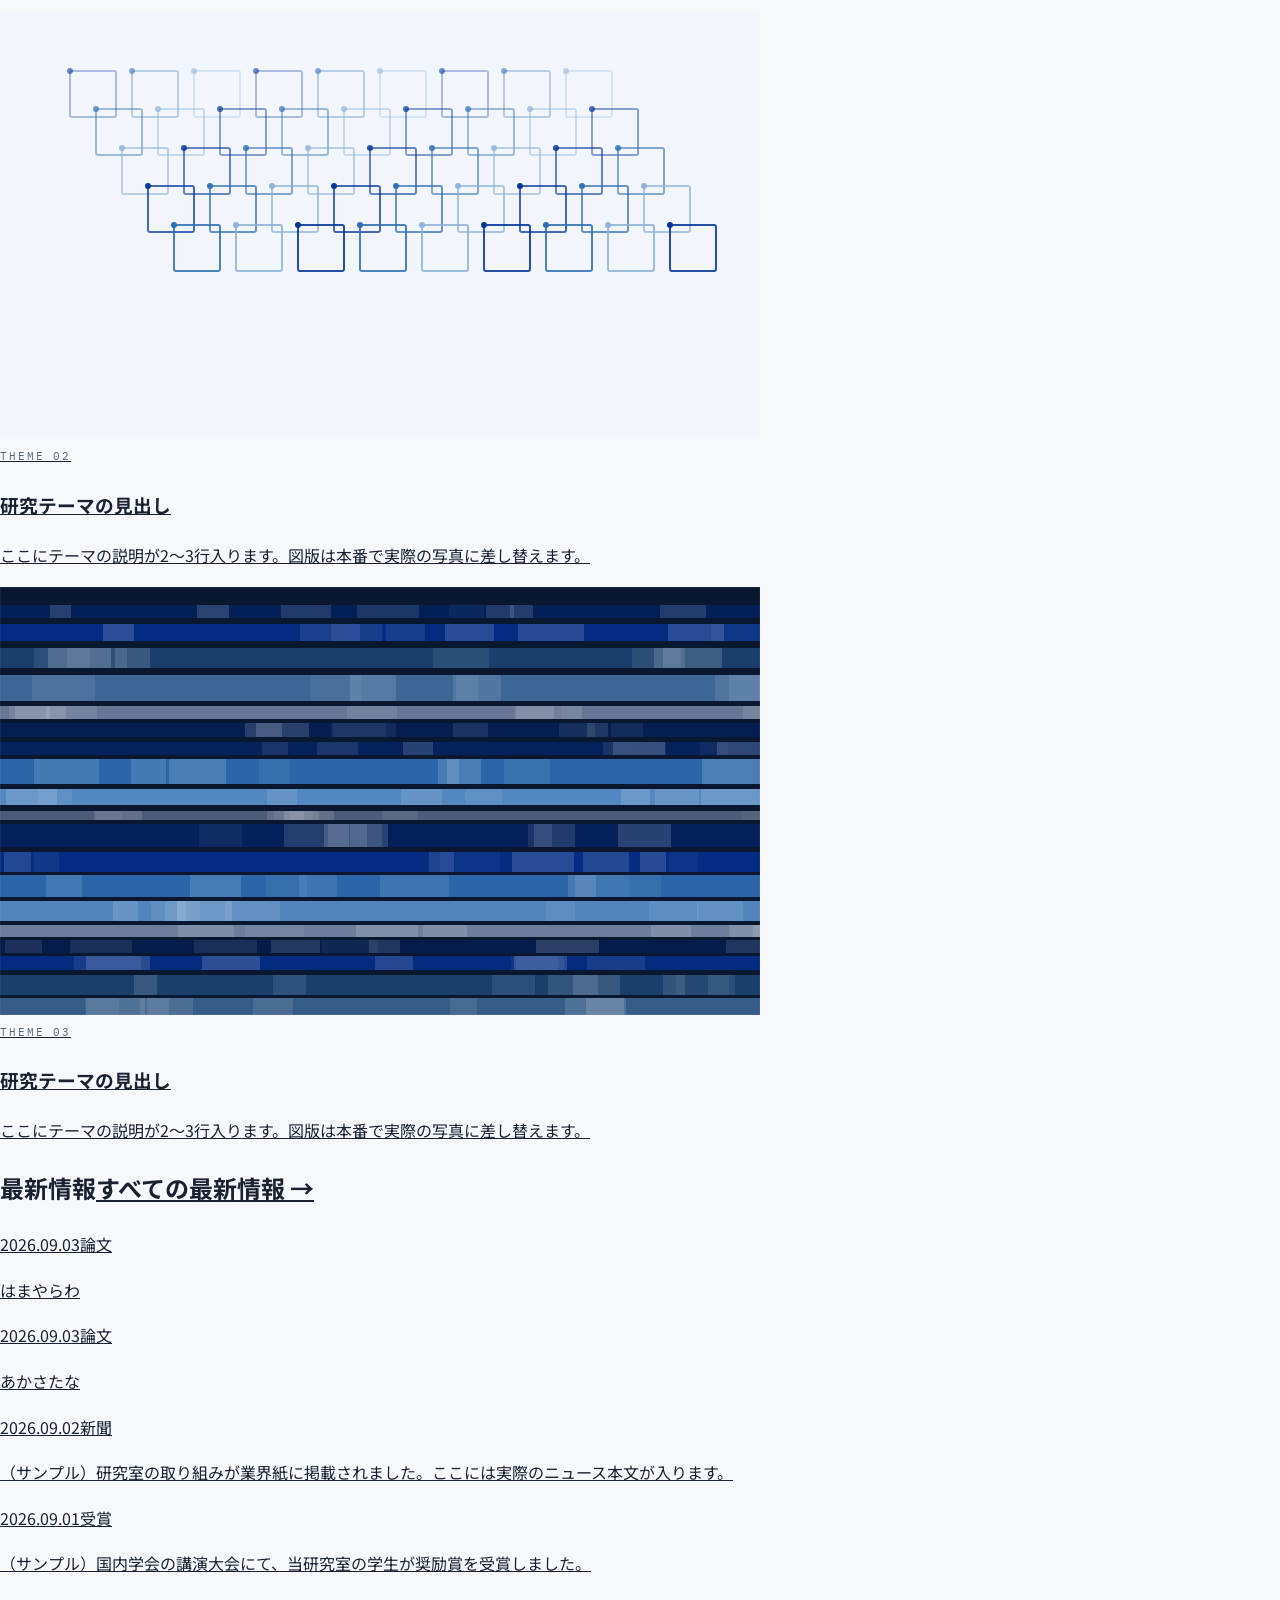
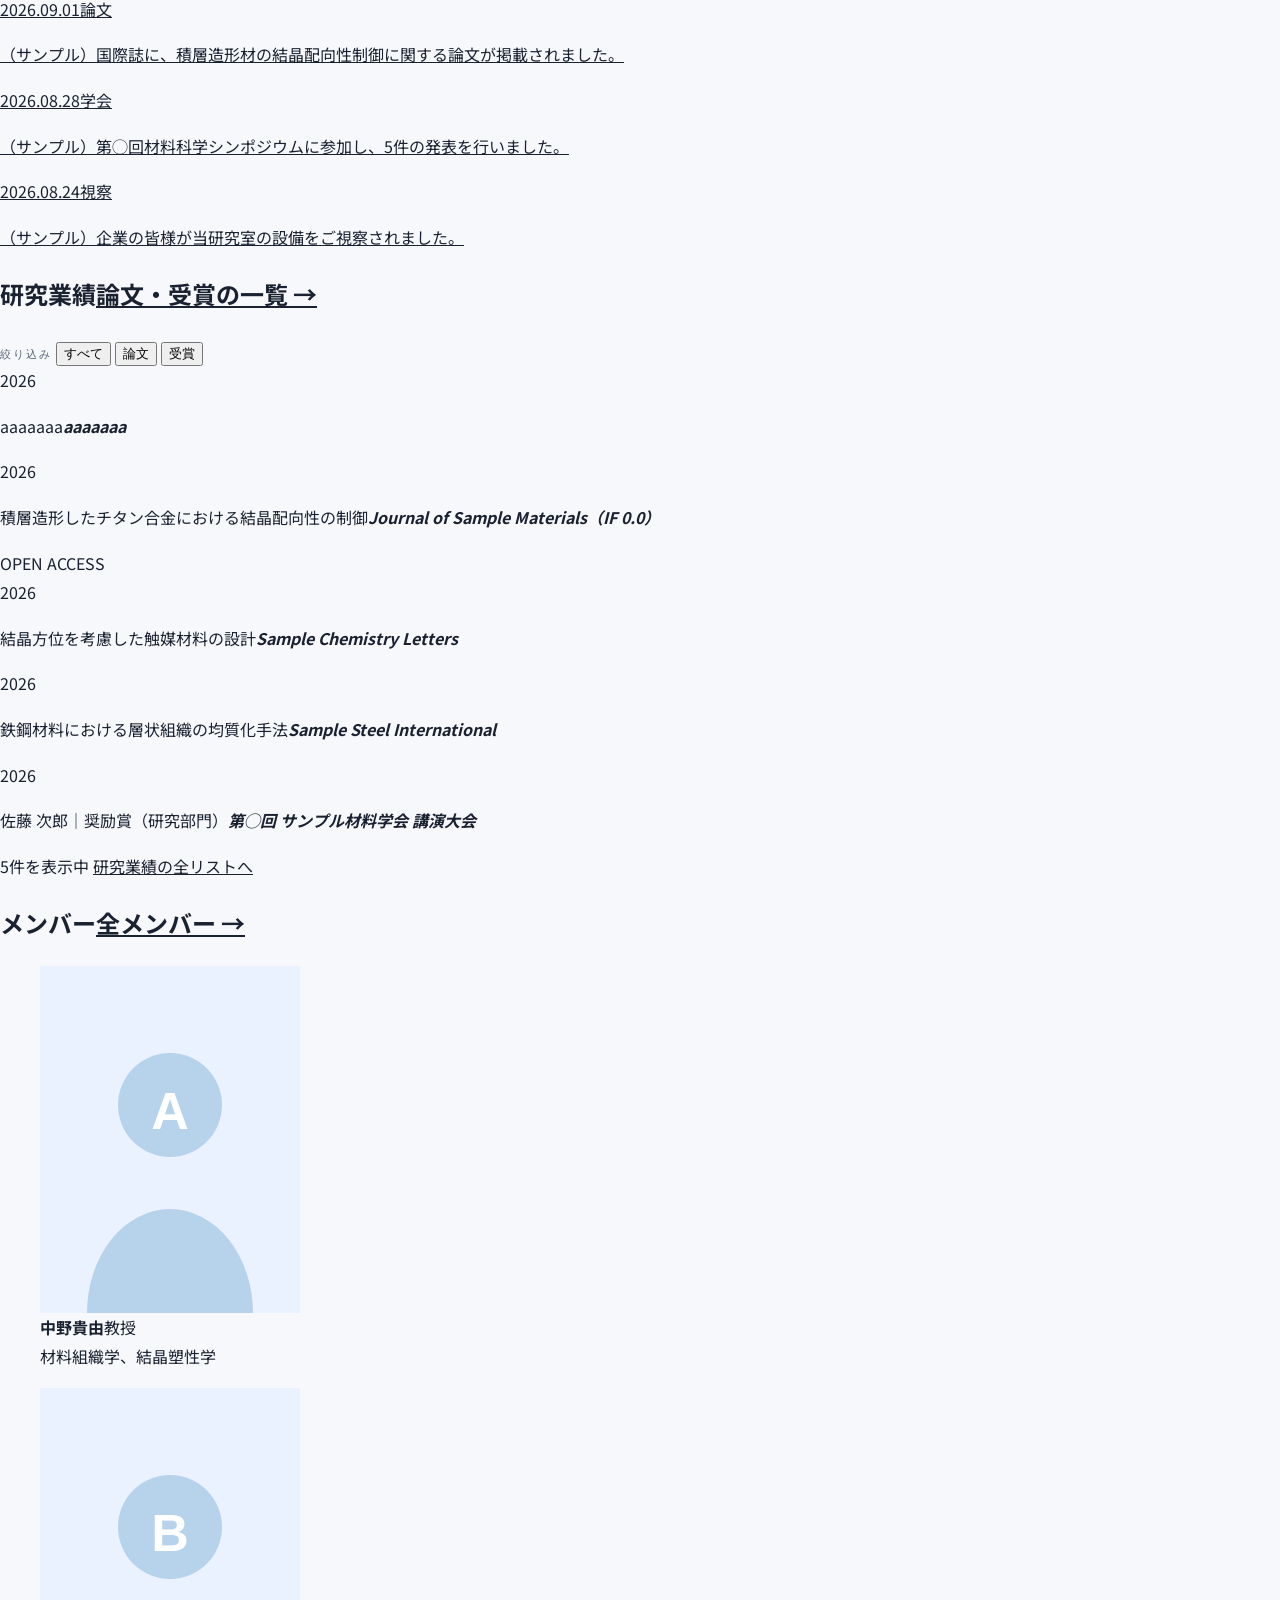
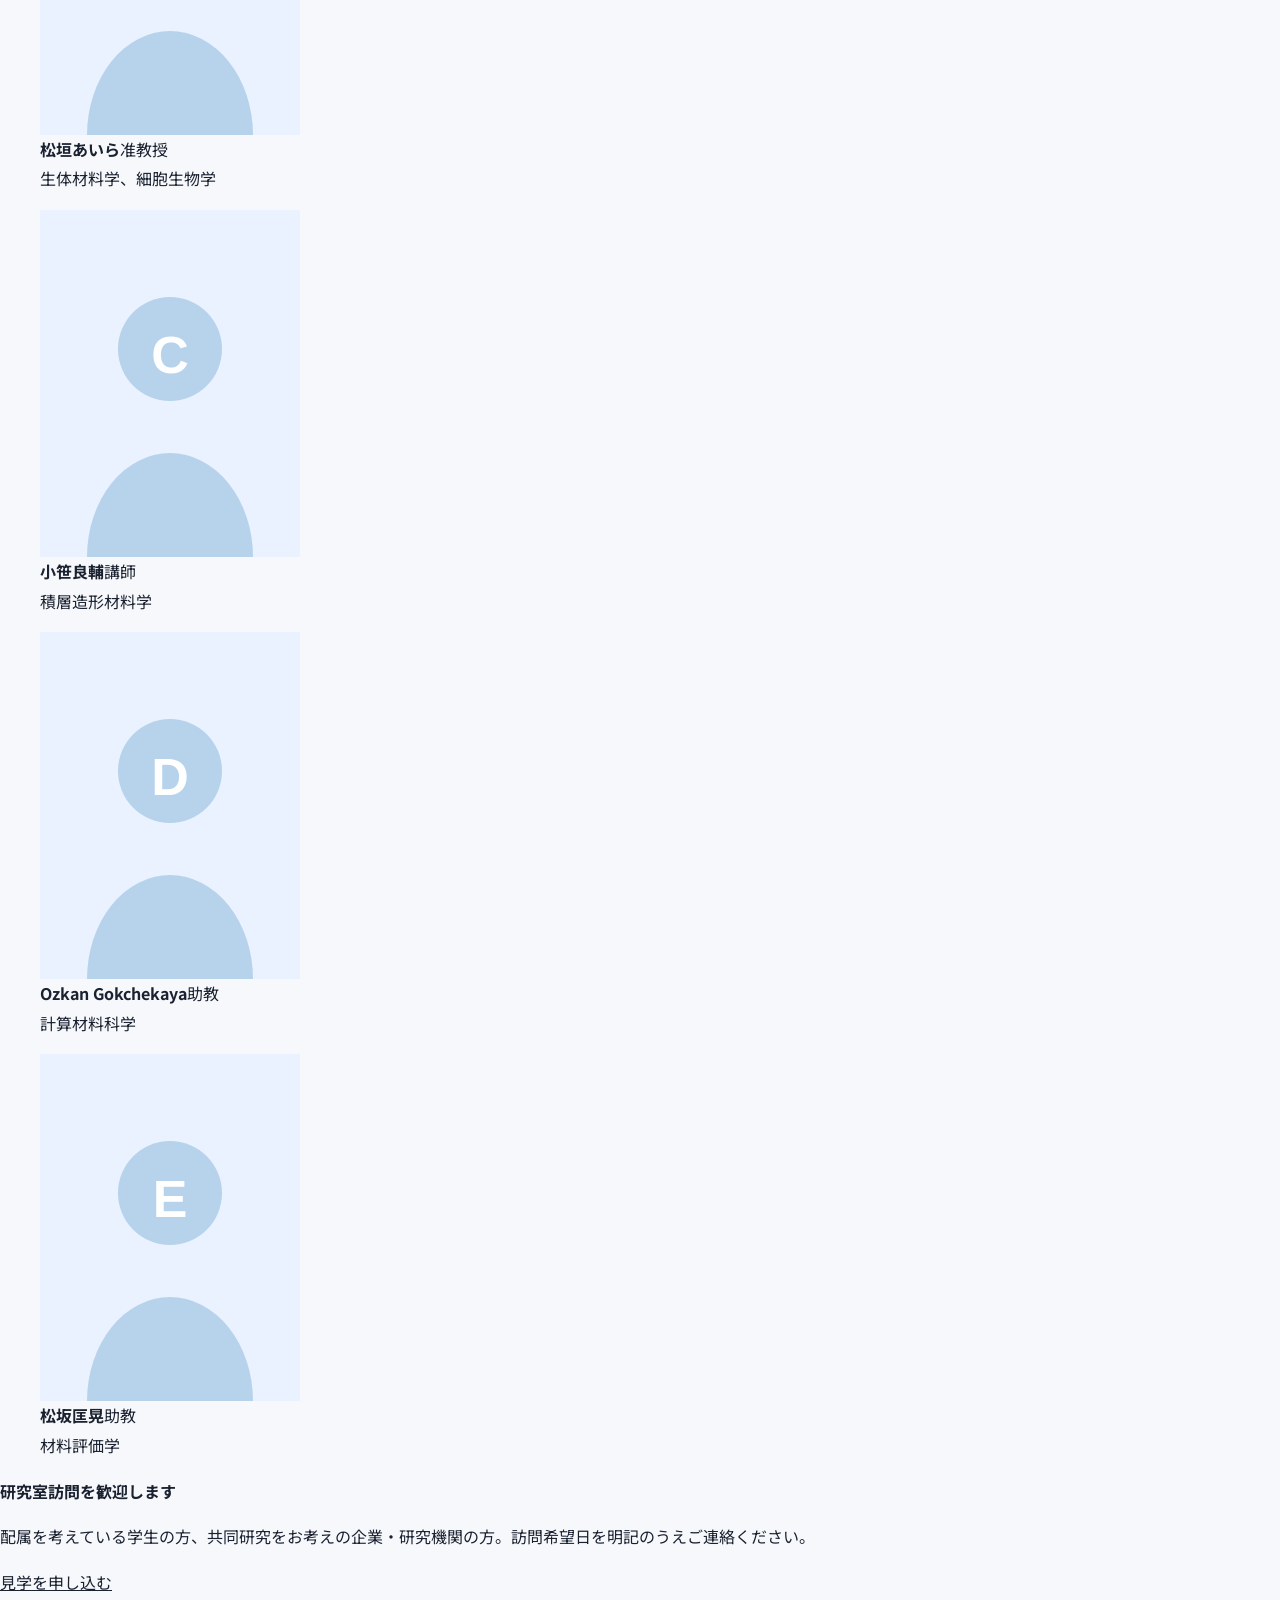
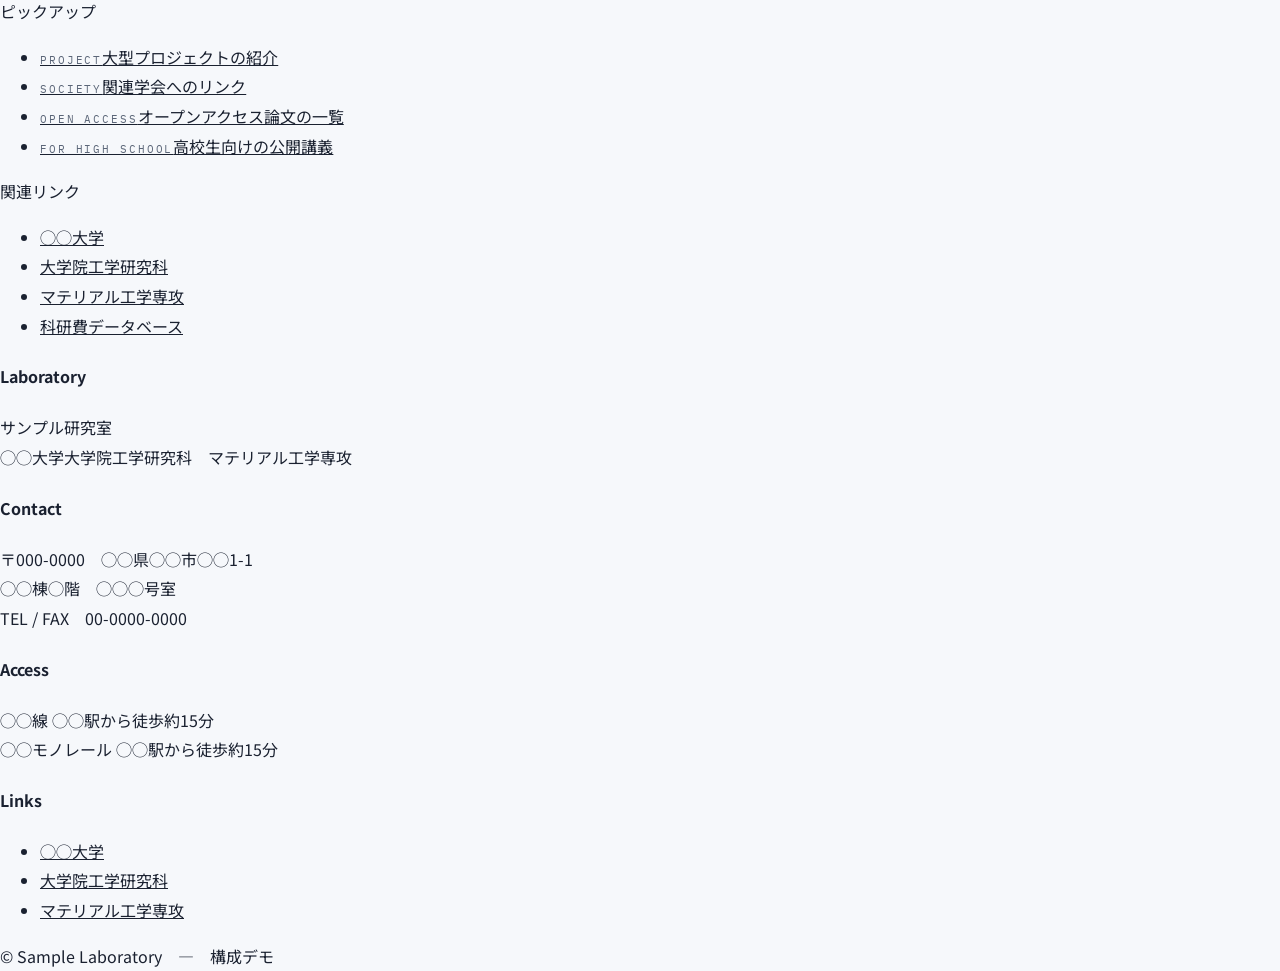
<file: docs/styles/c/index.html>
<!doctype html>
<html lang="ja">
<head>
<meta charset="utf-8">
<meta name="viewport" content="width=device-width,initial-scale=1">
<meta name="robots" content="noindex,nofollow">
<title>案C｜青・情報密度｜サンプル研究室</title>
<link rel="preconnect" href="https://fonts.googleapis.com"><link rel="preconnect" href="https://fonts.gstatic.com" crossorigin><link rel="stylesheet" href="https://fonts.googleapis.com/css2?family=Archivo:wght@600;700&family=IBM+Plex+Mono:wght@400;500&family=M+PLUS+2:wght@400;500;600;700&family=Murecho:wght@500;600;700&family=Noto+Sans+JP:wght@400;500;700&family=Zen+Kaku+Gothic+New:wght@500;700;900&display=swap">
<style>
@charset "utf-8";
/* ============================================================
   研究室サイト スタイルシート
   色を変えたいときは、いちばん下の :root のなかの値だけを直せば
   サイト全体の色が一度に変わります。
   ============================================================ */
:root{
  --brand:#003399;        /* 基本の青。ここを変えるとサイト全体の色が変わる */
  --brand-d:#00246B;      /* 濃い青（マウスを乗せたとき） */
  --brand-t:#EAF1FF;      /* 淡い青（背景の塗り） */
  --sub:#3584BB;          /* 副色 */
  --bg:#F6F8FB;           /* ページ全体の背景 */
  --paper:#FFFFFF;        /* 白い箱の背景 */
  --ink:#1A2130;          /* 本文の文字色 */
  --mute:#5B6678;         /* 補足の文字色 */
  --line:#DCE2EC;         /* 枠線 */
  --line2:#EBEFF5;        /* 薄い区切り線 */
  --mono:"IBM Plex Mono",ui-monospace,SFMono-Regular,Menlo,monospace;
}
*{box-sizing:border-box}
html{scroll-behavior:smooth}
body{margin:0;background:var(--bg);color:var(--ink);
  font-family:"Noto Sans JP",system-ui,-apple-system,"Hiragino Sans","Yu Gothic UI",sans-serif;
  font-size:16px;line-height:1.85;-webkit-font-smoothing:antialiased}
img{display:block;max-width:100%}
a{color:inherit}
:focus-visible{outline:2px solid var(--brand);outline-offset:3px}
@media (prefers-reduced-motion:reduce){*{animation:none!important;transition:none!important;scroll-behavior:auto!important}}
.mur{font-family:"Murecho","Noto Sans JP",sans-serif}
.mono{font-family:var(--mono);font-size:10.5px;letter-spacing:.18em;text-transform:uppercase;color:var(--mute)}
.wrap{max-width:1180px;margin:0 auto;padding:0 26px}
.skip{position:absolute;left:-9999px}
.skip:focus{left:8px;top:8px;z-index:99;background:var(--brand);color:#fff;padding:8px 14px}

/* ---- [topbar] 最上部の細い帯 ---- */
.topbar{background:var(--brand);color:#fff}
.topbar__in{max-width:1180px;margin:0 auto;padding:7px 26px;display:flex;justify-content:flex-end;
  gap:20px;font-family:var(--mono);font-size:10.5px;letter-spacing:.14em}
.topbar a{color:rgba(255,255,255,.86);text-decoration:none}
.topbar a:hover{color:#fff}

/* ---- [header] ロゴとメニュー ---- */
.hd{background:var(--paper);border-bottom:1px solid var(--line)}
.hd__in{max-width:1180px;margin:0 auto;padding:15px 26px;display:flex;
  align-items:center;justify-content:space-between;gap:22px;flex-wrap:wrap}
.logo{display:flex;align-items:center;gap:13px;text-decoration:none;color:inherit}
.logo__mark{width:38px;height:38px;flex:none;border-radius:3px;background:var(--brand);
  display:grid;place-items:center;color:#fff;font-family:"Murecho",sans-serif;font-weight:700;font-size:17px}
.logo b{font-family:"Murecho","Noto Sans JP",sans-serif;font-size:20px;font-weight:700;
  letter-spacing:.08em;line-height:1.25;display:block}
.logo em{display:block;font-style:normal;font-size:10.5px;line-height:1.5;color:var(--mute);margin-top:2px}
.nav{display:flex;gap:2px;align-items:center;flex-wrap:wrap}
.nav a{font-size:13.5px;font-weight:500;text-decoration:none;color:var(--ink);
  padding:8px 13px;border-radius:2px;transition:background .16s,color .16s}
.nav a:hover{background:var(--brand-t);color:var(--brand)}
.nav a[aria-current="page"]{color:var(--brand);font-weight:700;box-shadow:inset 0 -2px 0 var(--brand)}
.nav a.cta{background:var(--brand);color:#fff;font-weight:700;margin-left:8px}
.nav a.cta:hover{background:var(--brand-d);color:#fff}

/* ---- [hero] トップの見出し ---- */
.hero{background:var(--paper);border-bottom:1px solid var(--line)}
.hero__in{max-width:1180px;margin:0 auto;padding:44px 26px 46px;
  display:grid;grid-template-columns:minmax(0,1fr) minmax(0,.82fr);gap:44px;align-items:center}
.hero h1{font-family:"Murecho","Noto Sans JP",sans-serif;font-size:clamp(26px,3.5vw,40px);
  font-weight:700;line-height:1.5;margin:14px 0 18px;text-wrap:balance}
.hero h1 span{display:inline-block}
.hero h1 mark{background:none;color:var(--brand);box-shadow:inset 0 -.3em 0 var(--brand-t)}
.hero p{font-size:14.5px;line-height:1.95;color:var(--mute);margin:0 0 22px;max-width:48ch}
.hero figure{margin:0}
.hero figure img{width:100%;border:1px solid var(--line);border-radius:2px}
.hero figcaption{font-size:11px;line-height:1.6;color:var(--mute);margin-top:8px}
.ctas{display:flex;gap:10px;flex-wrap:wrap}
.btn{display:inline-flex;align-items:center;gap:8px;text-decoration:none;font-size:13.5px;
  font-weight:700;padding:12px 24px;background:var(--brand);color:#fff;border-radius:2px;transition:background .16s}
.btn:hover{background:var(--brand-d)}
.btn-g{display:inline-flex;align-items:center;gap:8px;text-decoration:none;font-size:13.5px;
  font-weight:600;padding:12px 22px;border:1px solid var(--line);color:var(--ink);
  border-radius:2px;background:var(--paper);transition:border-color .16s,color .16s}
.btn-g:hover{border-color:var(--brand);color:var(--brand)}

/* ---- ページ見出し（下層ページ） ---- */
.phead{background:var(--paper);border-bottom:1px solid var(--line)}
.phead__in{max-width:1180px;margin:0 auto;padding:30px 26px 32px}
.phead h1{font-family:"Murecho","Noto Sans JP",sans-serif;font-size:clamp(23px,3vw,32px);
  font-weight:700;margin:8px 0 0;line-height:1.45}
.crumb{font-size:11.5px;color:var(--mute)}
.crumb a{color:var(--mute);text-decoration:none}
.crumb a:hover{color:var(--brand)}

/* ---- [stats] 数値バー ---- */
.band{background:var(--brand);color:#fff}
.band__in{max-width:1180px;margin:0 auto;padding:0 26px;display:grid;
  grid-template-columns:repeat(auto-fit,minmax(190px,1fr))}
.stat{padding:22px 22px 24px 0}
.stat+.stat{padding-left:22px;border-left:1px solid rgba(255,255,255,.2)}
.stat b{display:block;font-family:"Murecho",sans-serif;font-size:31px;font-weight:700;
  line-height:1.15;font-variant-numeric:tabular-nums}
.stat b small{font-size:13px;font-weight:600;margin-left:3px;color:#B9CBEC}
.stat span{display:block;font-size:11.5px;line-height:1.65;color:#C2D2EF;margin-top:5px}

/* ---- 本体 2カラム ---- */
.main{max-width:1180px;margin:0 auto;padding:52px 26px 60px;
  display:grid;grid-template-columns:minmax(0,1fr) 300px;gap:44px;align-items:start}
.main--single{grid-template-columns:minmax(0,1fr)}
.col{min-width:0;display:flex;flex-direction:column;gap:52px}
.rail{min-width:0;display:flex;flex-direction:column;gap:24px;position:sticky;top:20px}

/* ---- セクション見出し ---- */
.h2{display:flex;align-items:baseline;justify-content:space-between;gap:18px;flex-wrap:wrap;
  margin:0 0 20px;padding-bottom:11px;border-bottom:2px solid var(--brand)}
.h2 b{font-family:"Murecho","Noto Sans JP",sans-serif;font-size:21px;font-weight:700;line-height:1.4}
.h2 a{font-size:12.5px;font-weight:600;color:var(--brand);text-decoration:none;white-space:nowrap}
.h2 a:hover{text-decoration:underline;text-underline-offset:3px}
.lead{font-size:14.5px;line-height:2;color:var(--mute);margin:0 0 24px;max-width:70ch}

/* ---- [research] 研究カード ---- */
.cards{display:grid;grid-template-columns:repeat(auto-fit,minmax(212px,1fr));gap:16px}
.card{background:var(--paper);border:1px solid var(--line);border-radius:2px;overflow:hidden;
  display:flex;flex-direction:column;text-decoration:none;color:inherit;
  transition:border-color .18s,box-shadow .18s}
.card:hover{border-color:var(--brand);box-shadow:0 10px 26px -18px rgba(0,51,153,.5)}
.card__fig{aspect-ratio:16/9;overflow:hidden;background:var(--brand-t)}
.card__fig img{width:100%;height:100%;object-fit:cover}
.card__body{padding:15px 16px 17px;display:flex;flex-direction:column;gap:7px;flex:1}
.card__body .mono{color:var(--sub)}
.card__body h3{font-family:"Murecho","Noto Sans JP",sans-serif;font-size:15.5px;font-weight:700;
  line-height:1.55;margin:0}
.card__body p{font-size:12.5px;line-height:1.8;color:var(--mute);margin:0}

/* ---- [news] 最新情報 ---- */
.news{background:var(--paper);border:1px solid var(--line);border-radius:2px}
.ni{display:grid;grid-template-columns:92px 74px minmax(0,1fr);gap:14px;align-items:baseline;
  padding:11px 16px;border-bottom:1px solid var(--line2);text-decoration:none;color:inherit}
.ni:last-child{border-bottom:0}
.ni:hover{background:var(--brand-t)}
.ni time{font-family:var(--mono);font-size:11.5px;color:var(--mute);font-variant-numeric:tabular-nums}
.tag{font-size:11px;font-weight:600;text-align:center;padding:2px 0;border-radius:2px;
  background:var(--brand-t);color:var(--brand)}
.tag[data-k="受賞"]{background:#FBF0DC;color:#8A5A12}
.tag[data-k="論文"]{background:#E4F1E8;color:#2A6B42}
.ni p{margin:0;font-size:13.5px;line-height:1.7}

/* ---- [publications] 研究業績 ---- */
.pubbox{background:var(--paper);border:1px solid var(--line);border-radius:2px}
.filters{display:flex;gap:6px;flex-wrap:wrap;align-items:center;padding:13px 16px;
  border-bottom:1px solid var(--line2);background:#FBFCFE}
.chip{appearance:none;cursor:pointer;font-family:inherit;font-size:12px;font-weight:600;
  padding:5px 13px;border-radius:2px;border:1px solid var(--line);background:var(--paper);
  color:var(--mute);transition:all .15s}
.chip:hover{border-color:var(--brand);color:var(--brand)}
.chip[aria-pressed="true"]{background:var(--brand);border-color:var(--brand);color:#fff}
.pub{display:grid;grid-template-columns:52px minmax(0,1fr) auto;gap:16px;align-items:baseline;
  padding:12px 16px;border-bottom:1px solid var(--line2)}
.pub:last-child{border-bottom:0}
.pub time{font-family:var(--mono);font-size:11.5px;color:var(--mute);font-variant-numeric:tabular-nums}
.pub p{margin:0;font-size:13.5px;line-height:1.7}
.pub p em{display:block;font-style:normal;font-size:12px;color:var(--mute);margin-top:2px}
.badge{font-family:var(--mono);font-size:9px;letter-spacing:.1em;padding:2px 7px;border-radius:2px;
  background:#FBF0DC;color:#8A5A12;white-space:nowrap;align-self:center}
.pubfoot{padding:12px 16px;display:flex;justify-content:space-between;align-items:center;
  gap:14px;flex-wrap:wrap;background:#FBFCFE;border-top:1px solid var(--line2)}
.pubfoot span{font-size:12.5px;color:var(--mute)}

/* ---- [members] メンバー ---- */
.mem{display:grid;grid-template-columns:repeat(auto-fill,minmax(128px,1fr));gap:20px 16px}
.mem figure{margin:0}
.mem img{width:100%;aspect-ratio:3/4;object-fit:cover;border:1px solid var(--line);border-radius:2px}
.mem .noimg{aspect-ratio:3/4;background:var(--brand-t);border:1px solid var(--line);border-radius:2px;
  display:grid;place-items:center;color:var(--sub);font-family:"Murecho",sans-serif;font-size:22px;font-weight:700}
.mem figcaption{margin-top:8px}
.mem b{display:block;font-family:"Murecho","Noto Sans JP",sans-serif;font-size:14px;font-weight:700}
.mem span{display:block;font-size:11px;color:var(--mute);line-height:1.6;margin-top:2px}
.tbl{width:100%;border-collapse:collapse;font-size:13.5px;background:var(--paper);
  border:1px solid var(--line)}
.tbl th,.tbl td{text-align:left;padding:10px 14px;border-bottom:1px solid var(--line2);vertical-align:top}
.tbl thead th{background:#FBFCFE;font-size:12px;color:var(--mute);font-weight:600;white-space:nowrap}
.tbl tr:last-child td{border-bottom:0}
.scroll{overflow-x:auto}

/* ---- 右レール ---- */
.box{background:var(--paper);border:1px solid var(--line);border-radius:2px;overflow:hidden}
.box__hd{background:var(--brand);color:#fff;padding:9px 14px;
  font-family:"Murecho","Noto Sans JP",sans-serif;font-size:13px;font-weight:700;letter-spacing:.06em}
.pins{list-style:none;margin:0;padding:0}
.pins li{border-bottom:1px solid var(--line2)}
.pins li:last-child{border-bottom:0}
.pins a{display:block;padding:10px 14px;font-size:12.5px;line-height:1.65;
  text-decoration:none;color:var(--ink);transition:background .15s}
.pins a:hover{background:var(--brand-t);color:var(--brand)}
.pins .mono{display:block;font-size:9.5px;margin-bottom:2px;color:var(--sub)}
.visit{background:var(--brand-t);border:1px solid #C3D5F2;border-radius:2px;padding:16px}
.visit b{display:block;font-family:"Murecho","Noto Sans JP",sans-serif;font-size:14.5px;
  font-weight:700;color:var(--brand);margin-bottom:7px}
.visit p{margin:0 0 12px;font-size:12.5px;line-height:1.8;color:#3A4A66}
.visit a{display:block;text-align:center;text-decoration:none;font-size:13px;font-weight:700;
  padding:10px;background:var(--brand);color:#fff;border-radius:2px}
.visit a:hover{background:var(--brand-d)}

/* ---- [footer] ---- */
.ft{background:var(--brand);color:#D6E1F5}
.ft__in{max-width:1180px;margin:0 auto;padding:44px 26px 26px;
  display:grid;grid-template-columns:repeat(auto-fit,minmax(210px,1fr));gap:30px}
.ft h4{font-family:var(--mono);font-size:10px;letter-spacing:.2em;text-transform:uppercase;
  color:#9EB6DF;margin:0 0 12px;font-weight:500}
.ft p,.ft li{font-size:12.5px;line-height:1.95;margin:0}
.ft ul{list-style:none;padding:0;margin:0;display:flex;flex-direction:column;gap:4px}
.ft a{color:#D6E1F5;text-decoration:none}
.ft a:hover{color:#fff;text-decoration:underline}
.copy{max-width:1180px;margin:0 auto;padding:14px 26px 26px;border-top:1px solid rgba(255,255,255,.16);
  font-family:var(--mono);font-size:10px;letter-spacing:.12em;color:#9EB6DF}
.demo{background:#8A5A12;color:#fff;font-size:12px;text-align:center;padding:7px 16px;line-height:1.6}

@media (max-width:980px){
  .main{grid-template-columns:1fr;gap:40px}
  .rail{position:static;flex-direction:row;flex-wrap:wrap}
  .rail>*{flex:1 1 260px}
}
@media (max-width:880px){
  .hero__in{grid-template-columns:1fr;gap:26px;padding:32px 26px 34px}
  .stat{padding:18px 0 16px}
  .stat+.stat{padding-left:0;border-left:0;border-top:1px solid rgba(255,255,255,.2);padding-top:16px}
  .ni{grid-template-columns:88px 70px;row-gap:5px}
  .ni p{grid-column:1/-1}
  .pub{grid-template-columns:1fr;gap:5px}
}

/* ---- デザイン切替バー（デモ用。本番では削除する） ---- */
.swbar{background:#12181F;color:#C9D2DE;font-size:12px;line-height:1.6;
  padding:8px 16px;display:flex;gap:8px;align-items:center;justify-content:center;flex-wrap:wrap}
.swbar b{font-weight:600;color:#8A98AA;font-size:11px;letter-spacing:.08em;margin-right:4px}
.swbar a{color:#C9D2DE;text-decoration:none;border:1px solid #2C3745;border-radius:2px;
  padding:5px 12px;transition:background .15s,border-color .15s,color .15s}
.swbar a:hover{background:#1D2733;border-color:#4A5A6E;color:#fff}
.swbar a[aria-current="true"]{background:#fff;border-color:#fff;color:#12181F;font-weight:700}



.demo{background:#8A5A12;color:#fff;font-size:12px;text-align:center;padding:7px 16px;line-height:1.6;
  font-family:"Noto Sans JP",system-ui,sans-serif}
.swbar{background:#12181F;color:#C9D2DE;font-size:12px;line-height:1.6;
  font-family:"Noto Sans JP",system-ui,sans-serif;
  padding:8px 16px;display:flex;gap:8px;align-items:center;justify-content:center;flex-wrap:wrap}
.swbar b{font-weight:600;color:#8A98AA;font-size:11px;letter-spacing:.08em;margin-right:4px}
.swbar a{color:#C9D2DE;text-decoration:none;border:1px solid #2C3745;border-radius:2px;
  padding:5px 12px;transition:background .15s,border-color .15s,color .15s}
.swbar a:hover{background:#1D2733;border-color:#4A5A6E;color:#fff}
.swbar a[aria-current="true"]{background:#fff;border-color:#fff;color:#12181F;font-weight:700}

</style>
</head>
<body>
<div class="demo">これは研究室サイトの構成デモです。文章・氏名・業績はすべて架空のサンプルで、実在の研究室の情報は含まれていません。</div>
<div class="swbar"><b>DESIGN</b><a href="../../">現行デザイン</a><a href="../../styles/c/" aria-current="true">案C 青・情報密度</a><a href="../../styles/a/">案A 白・余白</a><a href="../../styles/b/">案B ダーク</a><a href="../../styles/">見比べ一覧</a></div>

<main class="mC">
  <div class="mC__top"><div class="mC__topIn">
    <a href="#">サイトマップ</a><a href="#">問い合わせ</a><a href="#">ENGLISH</a>
  </div></div>

  <div class="mC__hd"><div class="mC__hdIn">
    <a class="mC__logo" href="#"><span class="mC__mark" aria-hidden="true">SL</span>
      <span><b>サンプル研究室</b><em>◯◯大学大学院工学研究科　マテリアル工学専攻</em></span></a>
    <nav class="mC__nav"><a href="#">研究内容</a><a href="#">メンバー</a><a href="#">研究業績</a>
      <a href="#">研究設備</a><a href="#">最新情報</a><a href="#">アクセス</a>
      <a href="#" class="cta">研究室訪問</a></nav>
  </div></div>

  <div class="mC__hero"><div class="mC__heroIn">
    <div>
      <span class="mono">Anisotropic Materials Science</span>
      <h1><span><mark>異方性</mark>の材料科学で、</span><span>材料の性能を引き出す。</span></h1>
      <p>ここにリード文が入ります。研究室が何を目指し、どんな手法で取り組んでいるかを3行程度で書く場所です。</p>
      <div class="mC__ctas"><a class="mC__btn" href="#">研究内容を見る</a>
        <a class="mC__btnG" href="#">研究業績を探す</a></div>
    </div>
    <figure class="mC__heroFig" style="margin:0">
      <img src="../../assets/img/fig-grain.png" alt="" width="760" height="428">
      <figcaption>図版のプレースホルダ｜本番ではここに実際の写真や図が入ります。</figcaption>
    </figure>
  </div></div>

  <div class="mC__band"><div class="mC__bandIn">
    <div class="mC__stat"><b>1,234<small>件</small></b><span>ここに実績の数字が入ります</span></div>
    <div class="mC__stat"><b>12<small>賞</small></b><span>受賞歴の件数など</span></div>
    <div class="mC__stat"><b>34<small>名</small></b><span>教員・研究員・事務スタッフ</span></div>
    <div class="mC__stat"><b>2007<small>年度〜</small></b><span>卒業生アーカイブを継続公開</span></div>
  </div></div>

  <div class="mC__main">
    <div class="mC__col">
      <section>
        <h2 class="mC__h2"><b>研究内容</b><a href="#">研究内容の一覧 →</a></h2>
        <div class="mC__cards">
        <a class="mC__card" href="#">
          <div class="mC__cardFig"><img src="../../assets/img/fig-grain.png" alt="" width="760" height="428"></div>
          <div class="mC__cardBody"><span class="mono">Theme 01</span>
            <h3>研究テーマの見出し</h3>
            <p>ここにテーマの説明が2〜3行入ります。図版は本番で実際の写真に差し替えます。</p></div>
        </a>
        <a class="mC__card" href="#">
          <div class="mC__cardFig"><img src="../../assets/img/fig-lattice.svg" alt="" width="760" height="428"></div>
          <div class="mC__cardBody"><span class="mono">Theme 02</span>
            <h3>研究テーマの見出し</h3>
            <p>ここにテーマの説明が2〜3行入ります。図版は本番で実際の写真に差し替えます。</p></div>
        </a>
        <a class="mC__card" href="#">
          <div class="mC__cardFig"><img src="../../assets/img/fig-layers.svg" alt="" width="760" height="428"></div>
          <div class="mC__cardBody"><span class="mono">Theme 03</span>
            <h3>研究テーマの見出し</h3>
            <p>ここにテーマの説明が2〜3行入ります。図版は本番で実際の写真に差し替えます。</p></div>
        </a>
        </div>
      </section>

      <section>
        <h2 class="mC__h2"><b>最新情報</b><a href="#">すべての最新情報 →</a></h2>
        <div class="mC__news"><a class="mC__ni" href="#"><time>2026.09.03</time><span class="mC__nt" data-k="論文">論文</span><p>はまやらわ</p></a><a class="mC__ni" href="#"><time>2026.09.03</time><span class="mC__nt" data-k="論文">論文</span><p>あかさたな</p></a><a class="mC__ni" href="#"><time>2026.09.02</time><span class="mC__nt" data-k="新聞">新聞</span><p>（サンプル）研究室の取り組みが業界紙に掲載されました。ここには実際のニュース本文が入ります。</p></a><a class="mC__ni" href="#"><time>2026.09.01</time><span class="mC__nt" data-k="受賞">受賞</span><p>（サンプル）国内学会の講演大会にて、当研究室の学生が奨励賞を受賞しました。</p></a><a class="mC__ni" href="#"><time>2026.09.01</time><span class="mC__nt" data-k="論文">論文</span><p>（サンプル）国際誌に、積層造形材の結晶配向性制御に関する論文が掲載されました。</p></a><a class="mC__ni" href="#"><time>2026.08.28</time><span class="mC__nt" data-k="学会">学会</span><p>（サンプル）第◯回材料科学シンポジウムに参加し、5件の発表を行いました。</p></a><a class="mC__ni" href="#"><time>2026.08.24</time><span class="mC__nt" data-k="視察">視察</span><p>（サンプル）企業の皆様が当研究室の設備をご視察されました。</p></a></div>
      </section>

      <section>
        <h2 class="mC__h2"><b>研究業績</b><a href="#">論文・受賞の一覧 →</a></h2>
        <div class="mC__pubBox">
          <div class="mC__filters"><span class="mono">絞り込み</span>
            <button class="mC__chip" data-f="all" aria-pressed="true">すべて</button>
            <button class="mC__chip" data-f="paper" aria-pressed="false">論文</button>
            <button class="mC__chip" data-f="award" aria-pressed="false">受賞</button>
          </div>
          <div id="mC-list"><div class="mC__pub" data-t="paper"><time>2026</time><p>aaaaaaa<em><b>aaaaaaa</b></em></p><span></span></div><div class="mC__pub" data-t="paper"><time>2026</time><p>積層造形したチタン合金における結晶配向性の制御<em><b>Journal of Sample Materials（IF 0.0）</b></em></p><span class="mC__badge">OPEN ACCESS</span></div><div class="mC__pub" data-t="paper"><time>2026</time><p>結晶方位を考慮した触媒材料の設計<em><b>Sample Chemistry Letters</b></em></p><span></span></div><div class="mC__pub" data-t="paper"><time>2026</time><p>鉄鋼材料における層状組織の均質化手法<em><b>Sample Steel International</b></em></p><span></span></div><div class="mC__pub" data-t="award"><time>2026</time><p>佐藤 次郎｜奨励賞（研究部門）<em><b>第◯回 サンプル材料学会 講演大会</b></em></p><span></span></div></div>
          <div class="mC__pubFoot"><span id="mC-count">5件を表示中</span>
            <a class="mC__btnG" href="#">研究業績の全リストへ</a></div>
        </div>
      </section>

      <section>
        <h2 class="mC__h2"><b>メンバー</b><a href="#">全メンバー →</a></h2>
        <div class="mC__mem"><figure><img src="../../assets/img/person-1.svg" alt="" width="260" height="347"><figcaption><b>中野貴由</b><span>教授<br>材料組織学、結晶塑性学</span></figcaption></figure><figure><img src="../../assets/img/person-2.svg" alt="" width="260" height="347"><figcaption><b>松垣あいら</b><span>准教授<br>生体材料学、細胞生物学</span></figcaption></figure><figure><img src="../../assets/img/person-3.svg" alt="" width="260" height="347"><figcaption><b>小笹良輔</b><span>講師<br>積層造形材料学</span></figcaption></figure><figure><img src="../../assets/img/person-4.svg" alt="" width="260" height="347"><figcaption><b>Ozkan Gokchekaya</b><span>助教<br>計算材料科学</span></figcaption></figure><figure><img src="../../assets/img/person-5.svg" alt="" width="260" height="347"><figcaption><b>松坂匡晃</b><span>助教<br>材料評価学</span></figcaption></figure></div>
      </section>
    </div>

    <aside class="mC__rail">
      <div class="mC__visit"><b>研究室訪問を歓迎します</b>
        <p>配属を考えている学生の方、共同研究をお考えの企業・研究機関の方。訪問希望日を明記のうえご連絡ください。</p>
        <a href="#">見学を申し込む</a></div>
      <div class="mC__box"><div class="mC__boxHd">ピックアップ</div>
        <ul class="mC__pins">
          <li><a href="#"><span class="mono">Project</span>大型プロジェクトの紹介</a></li>
          <li><a href="#"><span class="mono">Society</span>関連学会へのリンク</a></li>
          <li><a href="#"><span class="mono">Open Access</span>オープンアクセス論文の一覧</a></li>
          <li><a href="#"><span class="mono">For High School</span>高校生向けの公開講義</a></li>
        </ul></div>
      <div class="mC__box"><div class="mC__boxHd">関連リンク</div>
        <ul class="mC__pins">
          <li><a href="#">◯◯大学</a></li><li><a href="#">大学院工学研究科</a></li>
          <li><a href="#">マテリアル工学専攻</a></li><li><a href="#">科研費データベース</a></li>
        </ul></div>
    </aside>
  </div>

  <footer class="mC__ft">
    <div class="mC__ftIn">
      <div><h4>Laboratory</h4><p>サンプル研究室<br>◯◯大学大学院工学研究科　マテリアル工学専攻</p></div>
      <div><h4>Contact</h4><p>〒000-0000　◯◯県◯◯市◯◯1-1<br>◯◯棟◯階　◯◯◯号室<br>TEL / FAX　00-0000-0000</p></div>
      <div><h4>Access</h4><p>◯◯線 ◯◯駅から徒歩約15分<br>◯◯モノレール ◯◯駅から徒歩約15分</p></div>
      <div><h4>Links</h4><ul><li><a href="#">◯◯大学</a></li><li><a href="#">大学院工学研究科</a></li>
        <li><a href="#">マテリアル工学専攻</a></li></ul></div>
    </div>
    <div class="mC__copy">© Sample Laboratory　—　構成デモ</div>
  </footer>
</main>
<script>
(function(){
  var chips=[].slice.call(document.querySelectorAll('.mC__chip'));
  var rows=[].slice.call(document.querySelectorAll('#mC-list .mC__pub'));
  var count=document.getElementById('mC-count');
  chips.forEach(function(c){
    c.addEventListener('click',function(){
      var f=c.getAttribute('data-f'),n=0;
      chips.forEach(function(x){x.setAttribute('aria-pressed',x===c?'true':'false');});
      rows.forEach(function(r){
        var on=(f==='all')||(r.getAttribute('data-t')===f);
        r.hidden=!on; if(on)n++;
      });
      if(count)count.textContent=n+'件を表示中';
    });
  });
})();
</script>

</body>
</html>
</file>
<file: docs/assets/genkou.css>
@charset "utf-8";
/* ============================================================
   現行デザイン再現テーマ

   いまの研究室サイト（2011年ごろの作り）の見た目を、
   CMSを使わない素のHTML＋CSSだけで再現したもの。
   ねらい：デザインを1ミリも変えなくても、CMSと保守契約は外せると示すこと。

   色を変えたいときは、すぐ下の :root の中の値だけを直せば
   サイト全体の色が一度に変わります。
   ============================================================ */
:root{
  --blue:#003399;      /* 基本の青 */
  --blue-d:#001F5C;    /* 濃い青（見出しの縁など） */
  --blue-l:#3584BB;    /* 明るい青（副色） */
  --tint:#EBF6FF;      /* 淡い青（背景の塗り） */
  --tint2:#E3E9EF;     /* 見出しの帯 */
  --ink:#333333;       /* 本文の文字色 */
  --line:#CCCCCC;      /* 枠線 */
  --line2:#DDDDDD;     /* 薄い区切り線 */
}
*{box-sizing:border-box}
body{margin:0;background:#FFFFFF;color:var(--ink);
  font-family:"メイリオ",Meiryo,"ヒラギノ角ゴ Pro W3","ＭＳ Ｐゴシック",sans-serif;
  font-size:12px;line-height:1.6}
img{display:block;max-width:100%;border:0}
a{color:#0044CC}
a:hover{color:#CC0000}
:focus-visible{outline:2px solid var(--blue);outline-offset:2px}
@media (prefers-reduced-motion:reduce){*{animation:none!important;transition:none!important}}
.skip{position:absolute;left:-9999px}
.skip:focus{left:8px;top:8px;z-index:99;background:var(--blue);color:#fff;padding:8px 14px}

/* ---- [header] ヘッダ（青のグラデーション） ---- */
.gh{background:linear-gradient(180deg,#2E6FC0 0%,#12489C 45%,#003399 100%);
  border-bottom:3px solid var(--blue-d)}
.gh__in{width:940px;margin:0 auto;padding:12px 10px;display:flex;
  align-items:center;justify-content:space-between;gap:16px}
.gh__logo{display:flex;align-items:center;gap:10px;color:#fff;text-decoration:none}
.gh__logo:hover{color:#fff}
.gh__mark{width:44px;height:44px;border:2px solid #fff;border-radius:50%;
  display:grid;place-items:center;font-size:13px;font-weight:bold;flex:none}
.gh__logo b{display:block;font-size:20px;letter-spacing:.06em;line-height:1.2}
.gh__logo span{display:block;font-size:10px;line-height:1.5;color:#C9DBF5;margin-top:3px}
.gh__util{display:flex;align-items:center;gap:8px}
.gh__search{border:1px solid #7FA0CE;background:#fff;padding:3px 6px;font-size:11px;width:150px}
.gh__btn{background:#0A2E73;border:1px solid #6E8FC4;color:#fff;font-size:11px;
  padding:4px 10px;text-decoration:none}
.gh__btn:hover{background:#154196;color:#fff}

/* ---- 3カラムの骨組み ---- */
.gwrap{width:940px;margin:0 auto;padding:12px 10px 30px;display:grid;
  grid-template-columns:180px 1fr 200px;gap:14px;align-items:start}

/* ---- [nav] 左メニュー ---- */
.gnav{border:1px solid var(--line)}
.gnav a{display:block;padding:8px 10px 8px 20px;font-size:12px;text-decoration:none;
  color:var(--ink);background:#F7F9FC url("data:image/svg+xml,%3Csvg xmlns='http://www.w3.org/2000/svg' width='6' height='8'%3E%3Cpath d='M0 0l6 4-6 4z' fill='%23003399'/%3E%3C/svg%3E") no-repeat 8px 11px;
  border-bottom:1px solid var(--line2);line-height:1.45}
.gnav a:last-child{border-bottom:0}
.gnav a:hover{background-color:var(--tint);color:var(--blue)}
.gnav a[aria-current="page"]{background-color:var(--blue);color:#fff;font-weight:bold}

/* ---- 本文 ---- */
.gmain{min-width:0}
.gmain h1{font-size:15px;color:#fff;background:var(--blue);margin:0 0 12px;
  padding:7px 10px;border-left:5px solid var(--blue-d);line-height:1.4}
.gmain h2,.gmain .h2{font-size:13px;color:var(--blue);margin:20px 0 8px;padding:5px 8px;
  background:var(--tint2);border-left:4px solid var(--blue);line-height:1.5;
  display:flex;align-items:baseline;justify-content:space-between;gap:12px;flex-wrap:wrap}
.gmain .h2 b{font-weight:bold}
.gmain .h2 a{font-size:11px;font-weight:normal}
.gmain h3{font-size:12px;color:var(--blue-d);margin:12px 0 5px;line-height:1.5}
.gmain p{margin:0 0 12px}
.gmain .lead{margin:0 0 14px}
.gmain code{font-family:Consolas,monospace;background:#F3F3F3;border:1px solid var(--line2);
  padding:1px 4px;font-size:11px}
.gmore{text-align:right;font-size:11px;margin:6px 0 16px}

/* ---- [news] 最新情報 ---- */
.gnews{border:1px solid var(--line);border-bottom:0}
.gnews a{display:block;padding:6px 9px;border-bottom:1px solid var(--line2);
  text-decoration:none;color:var(--ink);font-size:12px;line-height:1.6}
.gnews a:hover{background:var(--tint);color:var(--ink)}
.gnews time{color:#666;margin-right:10px;font-weight:bold}
.gnews em{font-style:normal;background:var(--blue);color:#fff;font-size:10px;
  padding:1px 6px;margin-right:8px;white-space:nowrap}

/* ---- 表（業績・メンバー・設備など） ---- */
.gtbl{width:100%;border-collapse:collapse;font-size:12px;margin:0 0 14px}
.gtbl th,.gtbl td{border:1px solid var(--line);padding:6px 8px;text-align:left;vertical-align:top}
.gtbl th{background:var(--tint2);color:var(--blue);white-space:nowrap;font-weight:bold}
.gtbl thead th{text-align:center}
.gtbl .src{color:#666;font-size:11px}
.gtbl .oa{background:#FBF0DC;color:#8A5A12;font-size:10px;padding:1px 5px;white-space:nowrap}
.gtbl--mem td.mphoto{width:60px;padding:4px}
.gtbl--mem td.mphoto img{width:52px;height:auto;border:1px solid var(--line)}
.gtbl--mem td.mphoto .noimg{display:grid;place-items:center;width:52px;height:69px;
  background:var(--tint);border:1px solid var(--line);color:var(--blue-l);font-size:10px}
.scroll{overflow-x:auto}

/* ---- 図版の並び ---- */
.gfigs{display:flex;gap:8px;flex-wrap:wrap;align-items:flex-start;margin:0 0 14px}
.gfigs img{width:180px;height:auto;border:1px solid var(--line)}

/* ---- pages/ の断片で使うカード（現行風に地味に見せる） ---- */
.cards{display:grid;grid-template-columns:repeat(auto-fit,minmax(160px,1fr));gap:8px;margin:0 0 14px}
.card{border:1px solid var(--line);background:#FCFDFF;display:flex;flex-direction:column;
  text-decoration:none;color:var(--ink)}
.card:hover{border-color:var(--blue-l);color:var(--ink)}
.card__fig{overflow:hidden;background:var(--tint);aspect-ratio:16/9}
.card__fig img{width:100%;height:100%;object-fit:cover}
.card__body{padding:8px 9px 10px}
.card__body h3{margin:0 0 4px;font-size:12px;color:var(--blue-d)}
.card__body p{margin:0;font-size:11px;line-height:1.65;color:#555}
.mono{display:block;font-size:10px;color:var(--blue-l);letter-spacing:.1em;margin-bottom:2px}

/* ---- [sidebar] 右のバナー欄 ---- */
.gside{display:flex;flex-direction:column;gap:8px}
.gban{display:block;border:1px solid var(--line);background:var(--tint);
  color:var(--blue);text-decoration:none;font-size:11px;line-height:1.45;
  padding:10px 9px;text-align:center;font-weight:bold}
.gban:hover{background:#DCEBFB;color:var(--blue-d)}
.gcount{border:1px solid var(--line);padding:8px;text-align:center;font-size:11px;color:#666}
.gcount b{display:block;font-size:16px;color:#CC0000;letter-spacing:.08em;margin-top:3px}

/* ---- [footer] フッタ ---- */
.gf{border-top:3px solid var(--blue);background:var(--tint2)}
.gf__in{width:940px;margin:0 auto;padding:12px 10px;font-size:11px;color:#555;text-align:center}
.gf__in p{margin:0 0 4px}
.gf__in p:last-child{margin:0}

/* ---- デモ用の帯（本番では削除する） ---- */
.demo{background:#8A5A12;color:#fff;font-size:12px;text-align:center;padding:7px 16px;line-height:1.6}
.swbar{background:#12181F;color:#C9D2DE;font-size:12px;line-height:1.6;
  padding:8px 16px;display:flex;gap:8px;align-items:center;justify-content:center;flex-wrap:wrap}
.swbar b{font-weight:600;color:#8A98AA;font-size:11px;letter-spacing:.08em;margin-right:4px}
.swbar a{color:#C9D2DE;text-decoration:none;border:1px solid #2C3745;border-radius:2px;
  padding:5px 12px;transition:background .15s,border-color .15s,color .15s}
.swbar a:hover{background:#1D2733;border-color:#4A5A6E;color:#fff}
.swbar a[aria-current="true"]{background:#fff;border-color:#fff;color:#12181F;font-weight:700}

@media (max-width:980px){
  .gh__in,.gwrap,.gf__in{width:auto;max-width:100%}
  .gwrap{grid-template-columns:1fr}
  .gside{flex-direction:row;flex-wrap:wrap}
  .gside>*{flex:1 1 150px}
}
</file>
